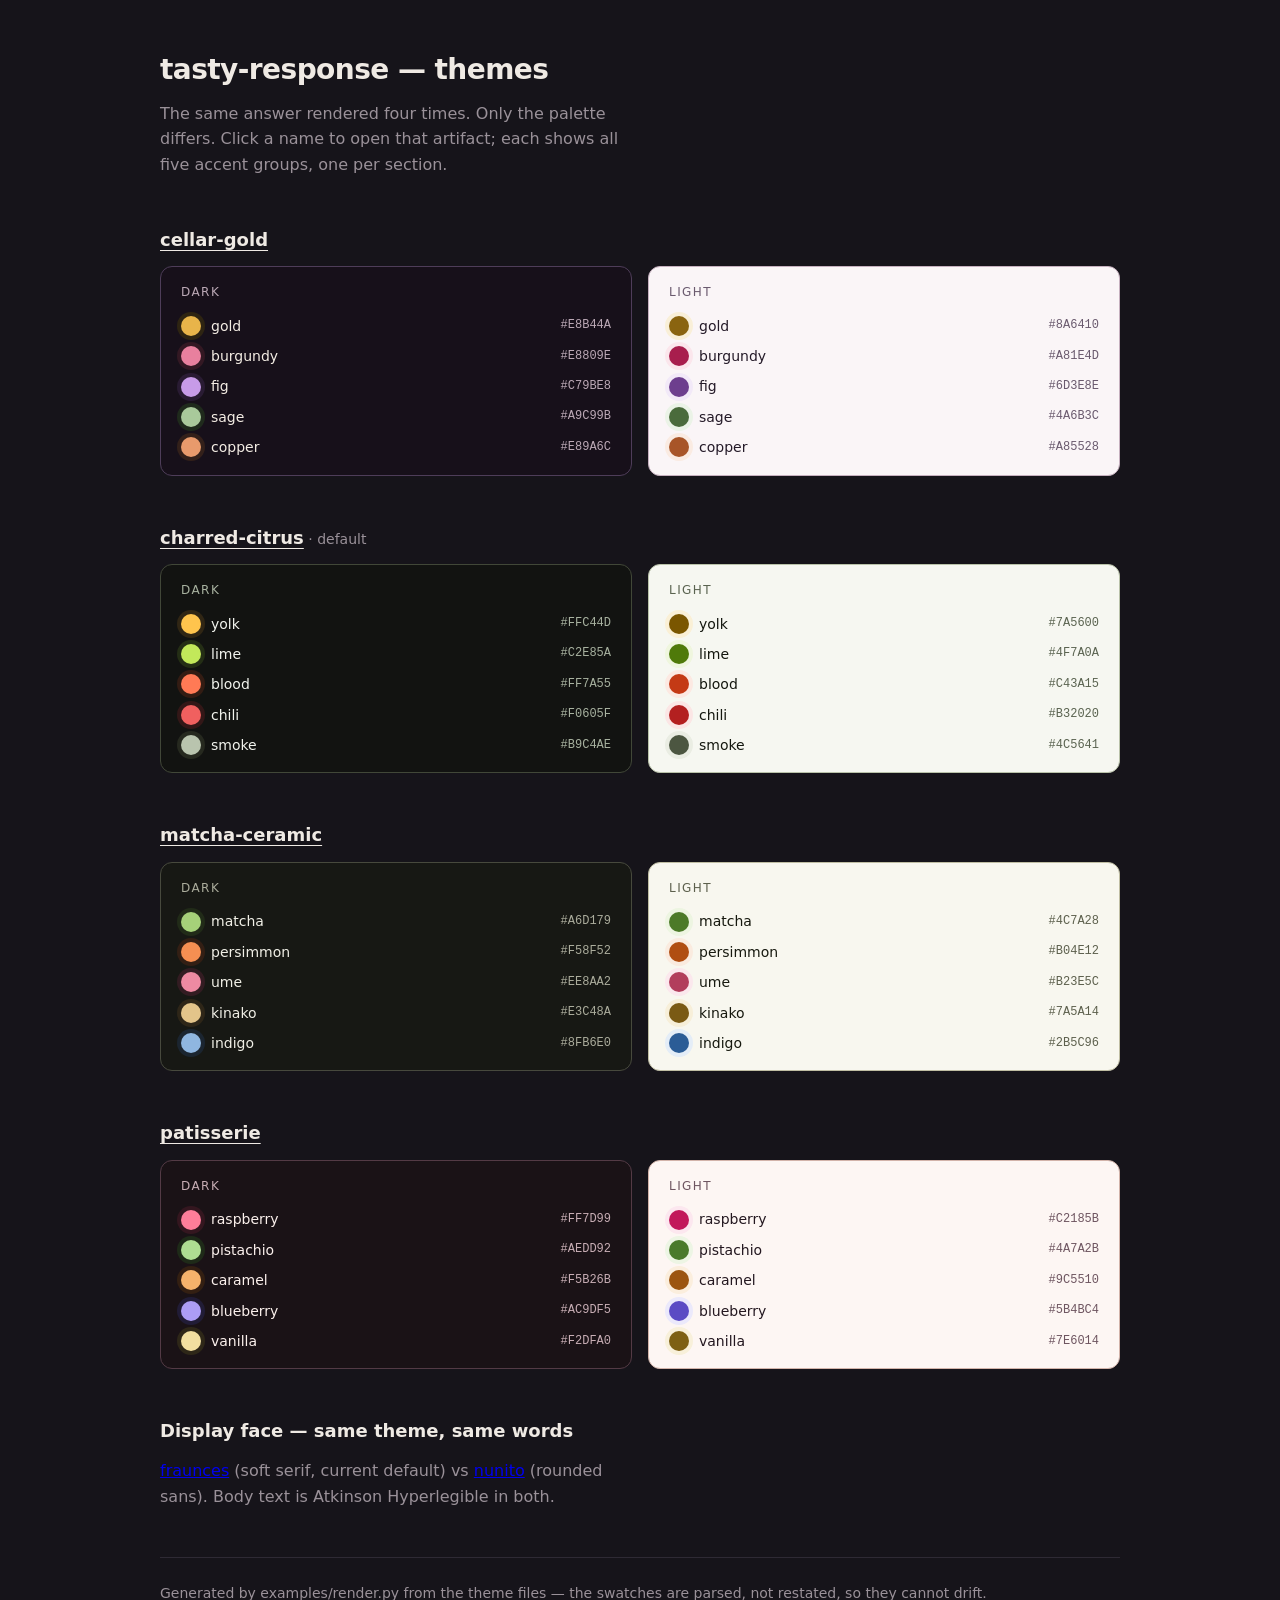
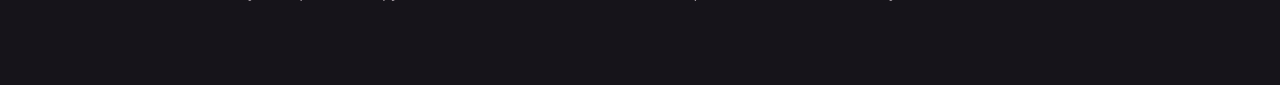
<file: examples/index.html>
<!doctype html>
<html lang="en">
<head>
<meta charset="utf-8">
<meta name="viewport" content="width=device-width, initial-scale=1">
<meta name="color-scheme" content="dark light">
<title>tasty-response themes</title>
<style>
  :root { --page: #16141A; --ink: #EFEAE4; --dim: #9A9199; --edge: #2E2A34; }
  * { box-sizing: border-box; }
  body { margin: 0; background: var(--page); color: var(--ink);
    font: 16px/1.6 system-ui, -apple-system, "Segoe UI", Roboto, sans-serif;
    padding: 3rem 1.5rem 5rem; }
  .wrap { max-width: 60rem; margin: 0 auto; }
  h1 { font-size: 1.75rem; letter-spacing: -.02em; margin: 0 0 .5rem; }
  .sub { color: var(--dim); margin: 0 0 3rem; max-width: 46ch; }
  .theme { margin-bottom: 3rem; }
  .theme h2 { font-size: 1.125rem; margin: 0 0 .75rem; font-weight: 600; }
  .theme h2 a { color: var(--ink); text-underline-offset: 4px; }
  .tag { color: var(--dim); font-weight: 400; font-size: .875rem; }
  .modes { display: grid; gap: 1rem; grid-template-columns: repeat(auto-fit, minmax(17rem, 1fr)); }
  .mode { background: var(--bg); color: var(--fg); border: 1px solid var(--line);
    border-radius: 12px; padding: 1rem 1.25rem; }
  .mode-name { font-size: .75rem; letter-spacing: .12em; text-transform: uppercase;
    color: var(--muted); margin: 0 0 .75rem; }
  .chips { list-style: none; margin: 0; padding: 0; display: grid; gap: .5rem; }
  .chips li { display: grid; grid-template-columns: 1.25rem 1fr auto;
    align-items: center; gap: .625rem; font-size: .875rem; }
  .chip { width: 1.25rem; height: 1.25rem; border-radius: 50%;
    background: var(--c); box-shadow: 0 0 0 4px var(--t); }
  .chips code { font-size: .75rem; color: var(--muted);
    font-family: ui-monospace, Consolas, monospace; }
  footer { color: var(--dim); font-size: .875rem; margin-top: 3rem;
    border-top: 1px solid var(--edge); padding-top: 1.5rem; }
</style>
</head>
<body>
<div class="wrap">
  <h1>tasty-response &mdash; themes</h1>
  <p class="sub">The same answer rendered four times. Only the palette differs.
  Click a name to open that artifact; each shows all five accent groups, one
  per section.</p>
  <section class="theme"><h2><a href="cellar-gold.html">cellar-gold</a><span class="tag"></span></h2><div class="modes"><div class="mode" style="--bg:#17101A;--fg:#F4EDE4;--muted:#BCA9B6;--line:#4E3D59"><p class="mode-name">dark</p><ul class="chips"><li style="--c:#E8B44A;--t:#2E2412"><span class="chip"></span>gold<code>#E8B44A</code></li><li style="--c:#E8809E;--t:#331823"><span class="chip"></span>burgundy<code>#E8809E</code></li><li style="--c:#C79BE8;--t:#291B33"><span class="chip"></span>fig<code>#C79BE8</code></li><li style="--c:#A9C99B;--t:#1F2A1C"><span class="chip"></span>sage<code>#A9C99B</code></li><li style="--c:#E89A6C;--t:#33201A"><span class="chip"></span>copper<code>#E89A6C</code></li></ul></div><div class="mode" style="--bg:#FAF5F7;--fg:#241A28;--muted:#6A5A6E;--line:#C6B0BF"><p class="mode-name">light</p><ul class="chips"><li style="--c:#8A6410;--t:#F9EFD8"><span class="chip"></span>gold<code>#8A6410</code></li><li style="--c:#A81E4D;--t:#FBE6EC"><span class="chip"></span>burgundy<code>#A81E4D</code></li><li style="--c:#6D3E8E;--t:#F2E9F8"><span class="chip"></span>fig<code>#6D3E8E</code></li><li style="--c:#4A6B3C;--t:#EBF3E7"><span class="chip"></span>sage<code>#4A6B3C</code></li><li style="--c:#A85528;--t:#FAEBE2"><span class="chip"></span>copper<code>#A85528</code></li></ul></div></div></section>
<section class="theme"><h2><a href="charred-citrus.html">charred-citrus</a><span class="tag"> &middot; default</span></h2><div class="modes"><div class="mode" style="--bg:#121311;--fg:#F2F4EE;--muted:#A8B2A0;--line:#414738"><p class="mode-name">dark</p><ul class="chips"><li style="--c:#FFC44D;--t:#302614"><span class="chip"></span>yolk<code>#FFC44D</code></li><li style="--c:#C2E85A;--t:#242E15"><span class="chip"></span>lime<code>#C2E85A</code></li><li style="--c:#FF7A55;--t:#331C13"><span class="chip"></span>blood<code>#FF7A55</code></li><li style="--c:#F0605F;--t:#331717"><span class="chip"></span>chili<code>#F0605F</code></li><li style="--c:#B9C4AE;--t:#26291F"><span class="chip"></span>smoke<code>#B9C4AE</code></li></ul></div><div class="mode" style="--bg:#F6F7F1;--fg:#14170F;--muted:#5A6350;--line:#B9C2A9"><p class="mode-name">light</p><ul class="chips"><li style="--c:#7A5600;--t:#FAF0D6"><span class="chip"></span>yolk<code>#7A5600</code></li><li style="--c:#4F7A0A;--t:#EFF6DE"><span class="chip"></span>lime<code>#4F7A0A</code></li><li style="--c:#C43A15;--t:#FCE9E2"><span class="chip"></span>blood<code>#C43A15</code></li><li style="--c:#B32020;--t:#FBE6E5"><span class="chip"></span>chili<code>#B32020</code></li><li style="--c:#4C5641;--t:#EAEDE3"><span class="chip"></span>smoke<code>#4C5641</code></li></ul></div></div></section>
<section class="theme"><h2><a href="matcha-ceramic.html">matcha-ceramic</a><span class="tag"></span></h2><div class="modes"><div class="mode" style="--bg:#171814;--fg:#F0EFE6;--muted:#ABAC9C;--line:#47493D"><p class="mode-name">dark</p><ul class="chips"><li style="--c:#A6D179;--t:#212B18"><span class="chip"></span>matcha<code>#A6D179</code></li><li style="--c:#F58F52;--t:#331F14"><span class="chip"></span>persimmon<code>#F58F52</code></li><li style="--c:#EE8AA2;--t:#331C22"><span class="chip"></span>ume<code>#EE8AA2</code></li><li style="--c:#E3C48A;--t:#2E2618"><span class="chip"></span>kinako<code>#E3C48A</code></li><li style="--c:#8FB6E0;--t:#1B2530"><span class="chip"></span>indigo<code>#8FB6E0</code></li></ul></div><div class="mode" style="--bg:#F8F7EF;--fg:#17190F;--muted:#5D604D;--line:#C0BEA3"><p class="mode-name">light</p><ul class="chips"><li style="--c:#4C7A28;--t:#EDF5E1"><span class="chip"></span>matcha<code>#4C7A28</code></li><li style="--c:#B04E12;--t:#FAEBDF"><span class="chip"></span>persimmon<code>#B04E12</code></li><li style="--c:#B23E5C;--t:#FBE8ED"><span class="chip"></span>ume<code>#B23E5C</code></li><li style="--c:#7A5A14;--t:#F7EFD9"><span class="chip"></span>kinako<code>#7A5A14</code></li><li style="--c:#2B5C96;--t:#E4EDF7"><span class="chip"></span>indigo<code>#2B5C96</code></li></ul></div></div></section>
<section class="theme"><h2><a href="patisserie.html">patisserie</a><span class="tag"></span></h2><div class="modes"><div class="mode" style="--bg:#1A1216;--fg:#FBF0EC;--muted:#C7ADB4;--line:#533A45"><p class="mode-name">dark</p><ul class="chips"><li style="--c:#FF7D99;--t:#34161F"><span class="chip"></span>raspberry<code>#FF7D99</code></li><li style="--c:#AEDD92;--t:#1E2A18"><span class="chip"></span>pistachio<code>#AEDD92</code></li><li style="--c:#F5B26B;--t:#331F12"><span class="chip"></span>caramel<code>#F5B26B</code></li><li style="--c:#AC9DF5;--t:#211C36"><span class="chip"></span>blueberry<code>#AC9DF5</code></li><li style="--c:#F2DFA0;--t:#2E2718"><span class="chip"></span>vanilla<code>#F2DFA0</code></li></ul></div><div class="mode" style="--bg:#FDF6F3;--fg:#241820;--muted:#6E5560;--line:#D2B3A9"><p class="mode-name">light</p><ul class="chips"><li style="--c:#C2185B;--t:#FCE7EF"><span class="chip"></span>raspberry<code>#C2185B</code></li><li style="--c:#4A7A2B;--t:#EDF5E4"><span class="chip"></span>pistachio<code>#4A7A2B</code></li><li style="--c:#9C5510;--t:#FBEEDD"><span class="chip"></span>caramel<code>#9C5510</code></li><li style="--c:#5B4BC4;--t:#EBE9FB"><span class="chip"></span>blueberry<code>#5B4BC4</code></li><li style="--c:#7E6014;--t:#F8F0DA"><span class="chip"></span>vanilla<code>#7E6014</code></li></ul></div></div></section>
  <section class="theme"><h2>Display face &mdash; same theme, same words</h2>
  <p class="sub" style="margin:0">
    <a href="display-fraunces.html">fraunces</a> (soft serif, current default)
    vs <a href="display-nunito.html">nunito</a> (rounded sans).
    Body text is Atkinson Hyperlegible in both.</p></section>

  <footer>Generated by examples/render.py from the theme files &mdash; the
  swatches are parsed, not restated, so they cannot drift.</footer>
</div>
</body>
</html>
</file>
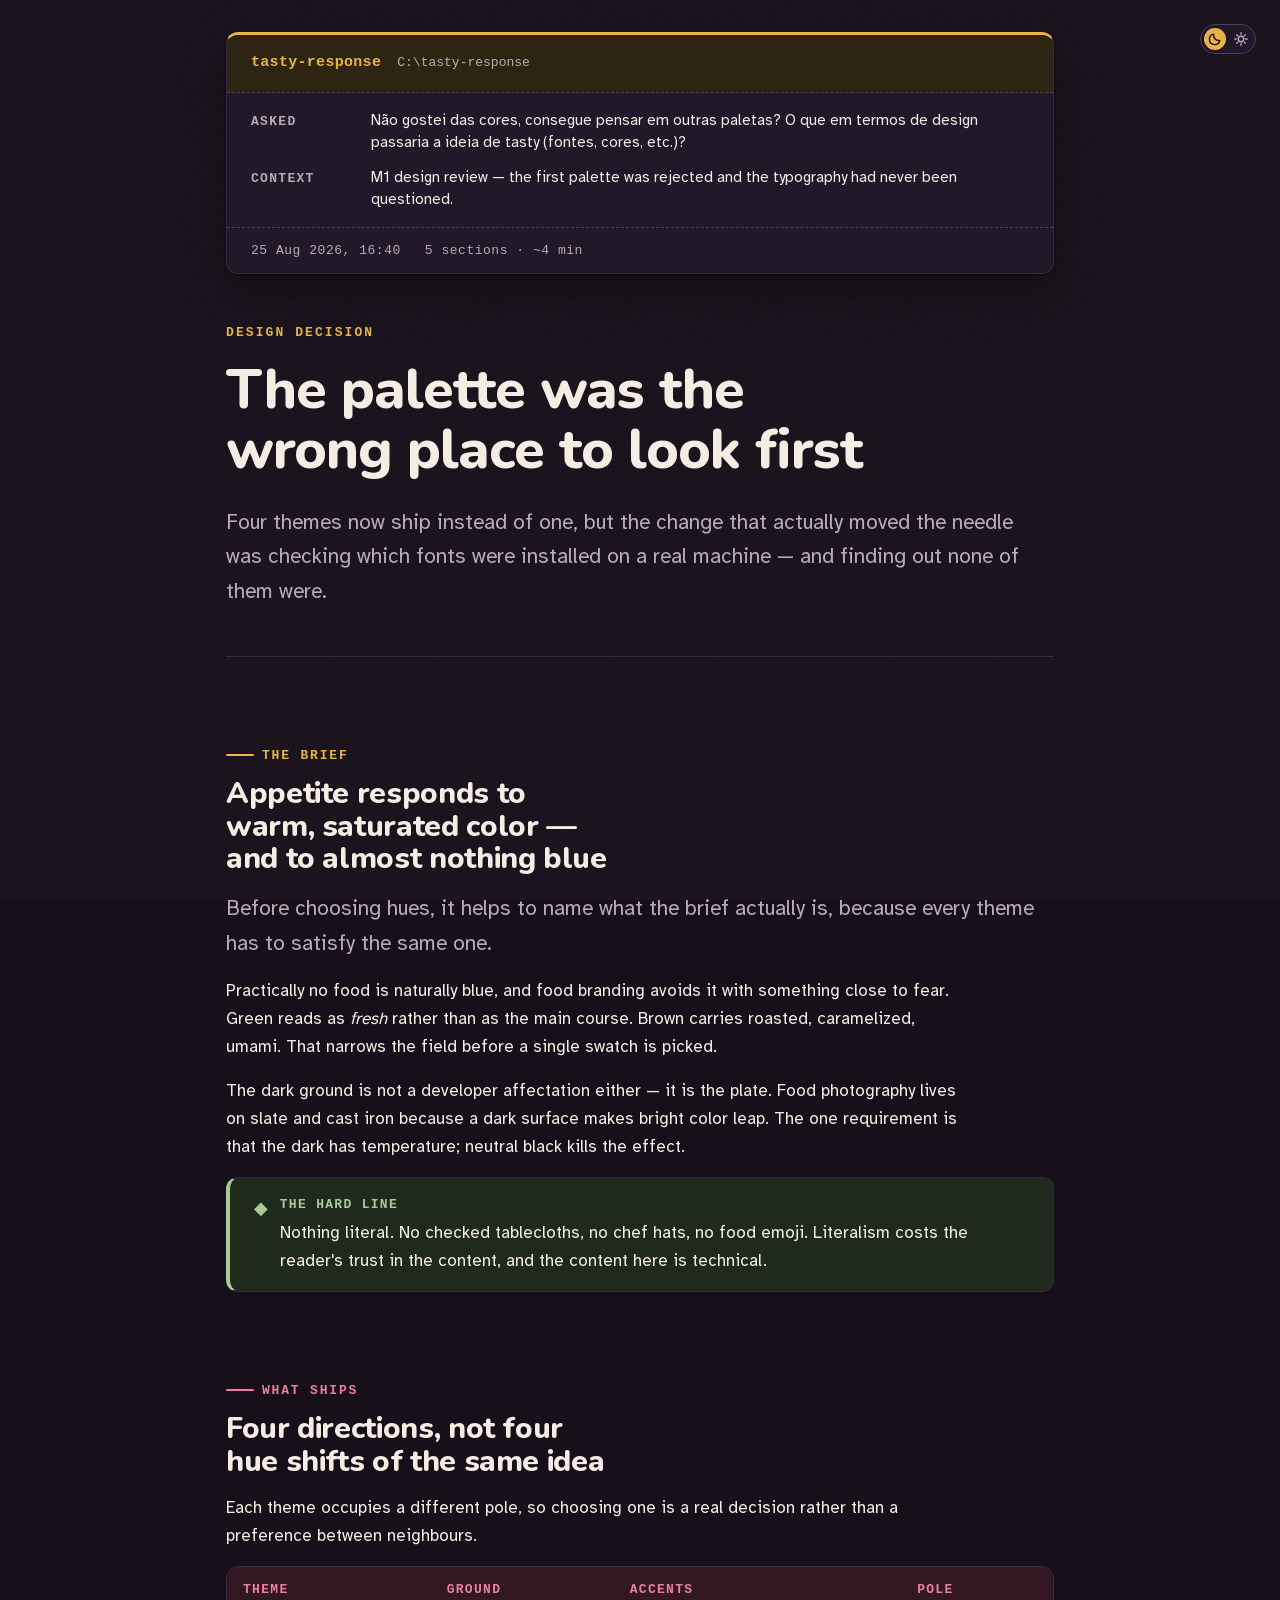
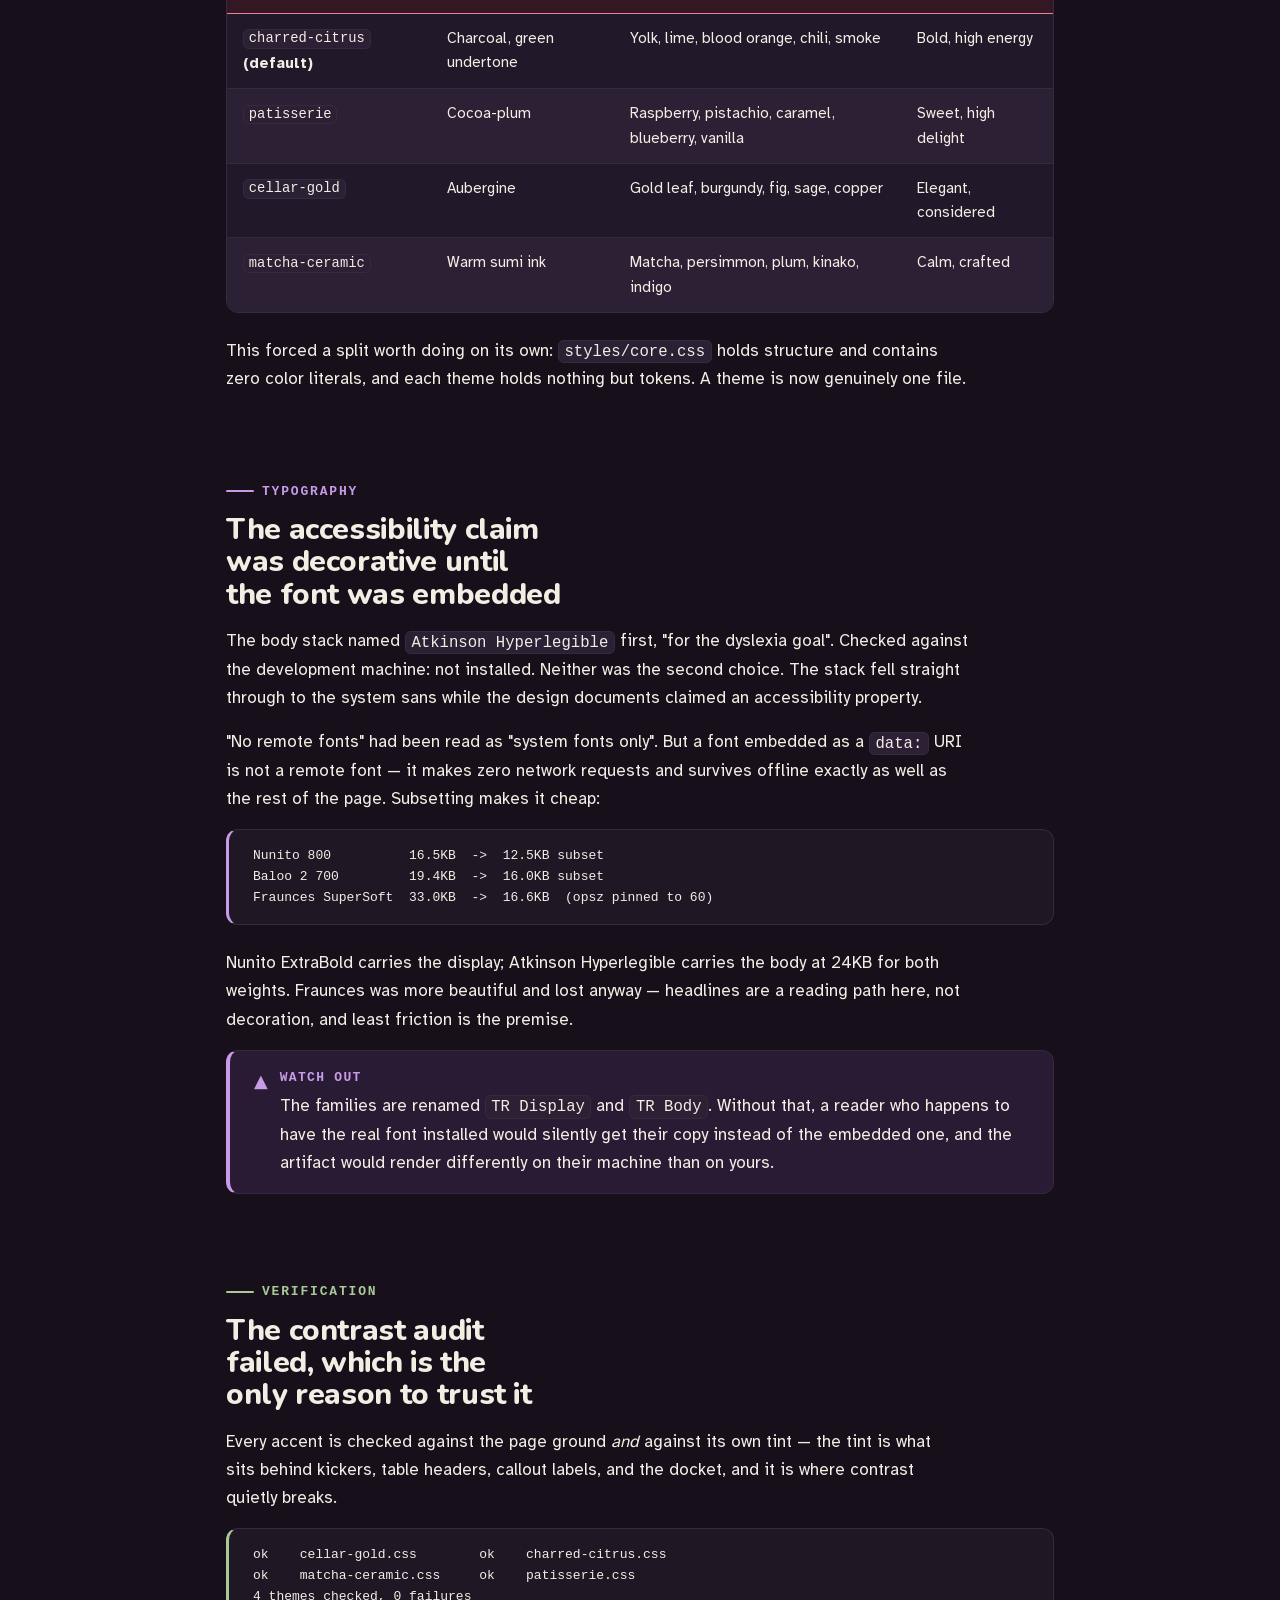
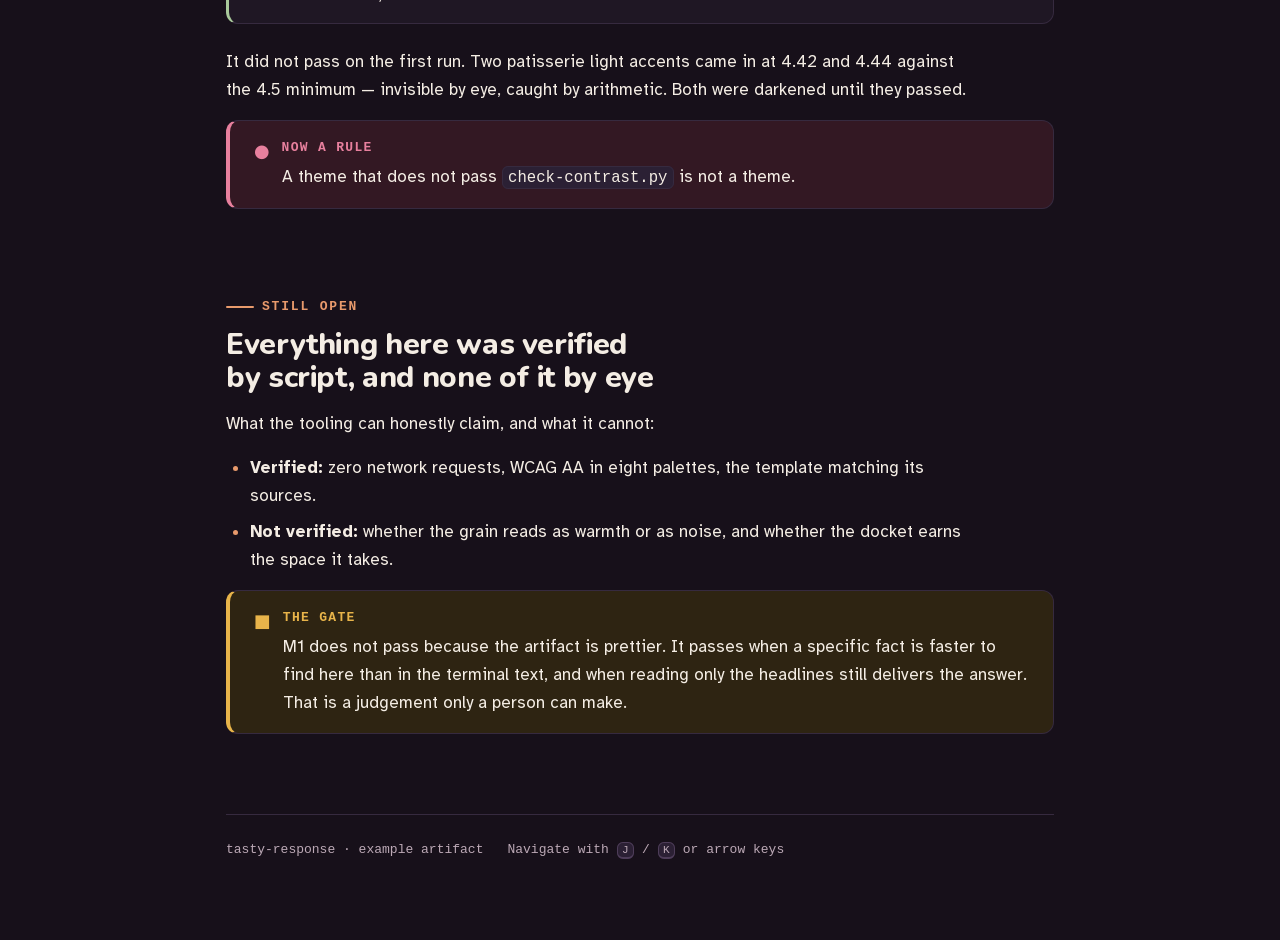
<file: examples/cellar-gold.html>
<!doctype html>
<!--
  tasty-response artifact template.

  Placeholders the generator replaces:

    Embedded Display Face         browser tab name — a short, specific noun phrase
    tasty-response  what identifies this work at a glance
    C:\tasty-response  local path or URL, whichever locates it
    Não gostei das cores, consegue pensar em outras paletas? O que em termos de design passaria a ideia de tasty (fontes, cores, etc.)?         the prompt verbatim if short, a faithful summary if long
    M1 design review — the first palette was rejected and the typography had never been questioned.       one sentence: why this was asked, what was going on
       <li> per attachment, named only — never inlined
    25 Aug 2026, 16:40     when this was generated
    5 sections · ~4 min      section count and estimated read, for orientation
    Design decision       2-4 word category label above the headline
    The palette was the wrong place to look first      the answer's single main claim
    Four themes now ship instead of one, but the change that actually moved the needle was checking which fonts were installed on a real machine — and finding out none of them were.    one sentence that delivers the answer to someone who
                      reads nothing else
    
  <section class="tr-section" data-accent="1">
    <p class="tr-kicker">The brief</p>
    <h2>Appetite responds to warm, saturated color — and to almost nothing blue</h2>
    <p class="tr-lead">Before choosing hues, it helps to name what the brief
    actually is, because every theme has to satisfy the same one.</p>
    <p>Practically no food is naturally blue, and food branding avoids it with
    something close to fear. Green reads as <em>fresh</em> rather than as the
    main course. Brown carries roasted, caramelized, umami. That narrows the
    field before a single swatch is picked.</p>
    <p>The dark ground is not a developer affectation either — it is the
    plate. Food photography lives on slate and cast iron because a dark
    surface makes bright color leap. The one requirement is that the dark has
    temperature; neutral black kills the effect.</p>
    <div class="tr-callout" data-kind="key">
      <span class="tr-callout-icon" aria-hidden="true">◆</span>
      <div>
        <span class="tr-callout-label">The hard line</span>
        <p>Nothing literal. No checked tablecloths, no chef hats, no food
        emoji. Literalism costs the reader's trust in the content, and the
        content here is technical.</p>
      </div>
    </div>
  </section>

  <section class="tr-section" data-accent="2">
    <p class="tr-kicker">What ships</p>
    <h2>Four directions, not four hue shifts of the same idea</h2>
    <p>Each theme occupies a different pole, so choosing one is a real
    decision rather than a preference between neighbours.</p>
    <div class="tr-scroll">
      <table>
        <thead>
          <tr><th>Theme</th><th>Ground</th><th>Accents</th><th>Pole</th></tr>
        </thead>
        <tbody>
          <tr><td><code>charred-citrus</code> <strong>(default)</strong></td><td>Charcoal, green undertone</td>
              <td>Yolk, lime, blood orange, chili, smoke</td><td>Bold, high energy</td></tr>
          <tr><td><code>patisserie</code></td><td>Cocoa-plum</td>
              <td>Raspberry, pistachio, caramel, blueberry, vanilla</td><td>Sweet, high delight</td></tr>
          <tr><td><code>cellar-gold</code></td><td>Aubergine</td>
              <td>Gold leaf, burgundy, fig, sage, copper</td><td>Elegant, considered</td></tr>
          <tr><td><code>matcha-ceramic</code></td><td>Warm sumi ink</td>
              <td>Matcha, persimmon, plum, kinako, indigo</td><td>Calm, crafted</td></tr>
        </tbody>
      </table>
    </div>
    <p>This forced a split worth doing on its own: <code>styles/core.css</code>
    holds structure and contains zero color literals, and each theme holds
    nothing but tokens. A theme is now genuinely one file.</p>
  </section>

  <section class="tr-section" data-accent="3">
    <p class="tr-kicker">Typography</p>
    <h2>The accessibility claim was decorative until the font was embedded</h2>
    <p>The body stack named <code>Atkinson Hyperlegible</code> first, "for the
    dyslexia goal". Checked against the development machine: not installed.
    Neither was the second choice. The stack fell straight through to the
    system sans while the design documents claimed an accessibility
    property.</p>
    <p>"No remote fonts" had been read as "system fonts only". But a font
    embedded as a <code>data:</code> URI is not a remote font — it makes zero
    network requests and survives offline exactly as well as the rest of the
    page. Subsetting makes it cheap:</p>
    <pre>Nunito 800          16.5KB  ->  12.5KB subset
Baloo 2 700         19.4KB  ->  16.0KB subset
Fraunces SuperSoft  33.0KB  ->  16.6KB  (opsz pinned to 60)</pre>
    <p>Nunito ExtraBold carries the display; Atkinson Hyperlegible carries the
    body at 24KB for both weights. Fraunces was more beautiful and lost
    anyway — headlines are a reading path here, not decoration, and least
    friction is the premise.</p>
    <div class="tr-callout" data-kind="warn">
      <span class="tr-callout-icon" aria-hidden="true">▲</span>
      <div>
        <span class="tr-callout-label">Watch out</span>
        <p>The families are renamed <code>TR Display</code> and
        <code>TR Body</code>. Without that, a reader who happens to have the
        real font installed would silently get their copy instead of the
        embedded one, and the artifact would render differently on their
        machine than on yours.</p>
      </div>
    </div>
  </section>

  <section class="tr-section" data-accent="4">
    <p class="tr-kicker">Verification</p>
    <h2>The contrast audit failed, which is the only reason to trust it</h2>
    <p>Every accent is checked against the page ground <em>and</em> against
    its own tint — the tint is what sits behind kickers, table headers,
    callout labels, and the docket, and it is where contrast quietly
    breaks.</p>
    <pre>ok    cellar-gold.css        ok    charred-citrus.css
ok    matcha-ceramic.css     ok    patisserie.css
4 themes checked, 0 failures</pre>
    <p>It did not pass on the first run. Two patisserie light accents came in
    at 4.42 and 4.44 against the 4.5 minimum — invisible by eye, caught by
    arithmetic. Both were darkened until they passed.</p>
    <div class="tr-callout" data-kind="ok">
      <span class="tr-callout-icon" aria-hidden="true">●</span>
      <div>
        <span class="tr-callout-label">Now a rule</span>
        <p>A theme that does not pass <code>check-contrast.py</code> is not a
        theme.</p>
      </div>
    </div>
  </section>

  <section class="tr-section" data-accent="5">
    <p class="tr-kicker">Still open</p>
    <h2>Everything here was verified by script, and none of it by eye</h2>
    <p>What the tooling can honestly claim, and what it cannot:</p>
    <ul>
      <li><strong>Verified:</strong> zero network requests, WCAG AA in eight
      palettes, the template matching its sources.</li>
      <li><strong>Not verified:</strong> whether the grain reads as warmth or
      as noise, and whether the docket earns the space it takes.</li>
    </ul>
    <div class="tr-callout" data-kind="stop">
      <span class="tr-callout-icon" aria-hidden="true">■</span>
      <div>
        <span class="tr-callout-label">The gate</span>
        <p>M1 does not pass because the artifact is prettier. It passes when a
        specific fact is faster to find here than in the terminal text, and
        when reading only the headlines still delivers the answer. That is a
        judgement only a person can make.</p>
      </div>
    </div>
  </section>
      the body — see SKILL.md for the component vocabulary
    tasty-response · example artifact          generator provenance line

  Hard constraints: single file, zero external requests, valid standalone
  document, usable with JavaScript disabled. See docs/design-principles.md.

  This file is ASSEMBLED by build.py from four parts, in order:
    fonts/tr-display.css   the embedded display face (base64 woff2)
    styles/core.css        structure and components, no color literals
    themes/<name>.css      the palette — the only part that varies
    templates/_head.html + _tail.html   this shell

  To switch themes, replace everything between the TR:THEME markers with the
  contents of another themes/*.css. To change anything else, edit the source
  part and re-run build.py — never hand-patch this file.
-->
<html lang="en">
<head>
<meta charset="utf-8">
<meta name="viewport" content="width=device-width, initial-scale=1">
<meta name="color-scheme" content="dark light">
<meta name="generator" content="tasty-response">
<title>Embedded Display Face</title>
<script>
/* Runs before first paint: applies the saved theme and arms motion, so
   neither one flashes. Everything here degrades to the dark default. */
(function () {
  var r = document.documentElement;
  r.setAttribute("data-js", "");   // reveals the theme switch; inert controls stay hidden
  try {
    if (localStorage.getItem("tr-theme") === "light") r.setAttribute("data-theme", "light");
  } catch (e) { /* blocked storage: keep the default */ }
  try {
    if (!window.matchMedia("(prefers-reduced-motion: reduce)").matches) {
      r.setAttribute("data-anim", "");
    }
  } catch (e) { /* no matchMedia: no animation, no harm */ }
})();
</script>
<style>
/* ===== TR:FONT-BODY — from fonts/tr-body.css, do not edit here ===== */
/* tasty-response — embedded body face
 *
 * Atkinson Hyperlegible, weights 400 and 700, subset to Basic Latin +
 * Latin-1 Supplement (full pt-BR coverage) + typographic punctuation.
 *
 * Why embedded rather than named in a font stack: it was named first in the
 * stack and it is installed on almost nobody's machine, which meant the
 * accessibility claim in the docs was decorative. On a stock Windows box the
 * stack fell through to Segoe UI. A promise that depends on the reader having
 * already installed the right font is not a promise (D-014).
 *
 * Designed by the Braille Institute for low-vision readers: letterforms that
 * are commonly confused — I l 1, O 0, b d p q — are deliberately
 * differentiated. That is the property this project needs, and it is the one
 * a generic system sans does not guarantee.
 *
 * About 24KB for both weights. Licensed under SIL OFL 1.1.
 * Copyright 2020 Braille Institute of America, Inc.
 * Full license text: fonts/licenses/AtkinsonHyperlegible-OFL.txt
 *
 * Renamed "TR Body" so a locally installed copy cannot shadow it.
 */
@font-face {
  font-family: "TR Body";
  font-style: normal;
  font-weight: 400;
  font-display: block;
  src: url("[data-uri]") format("woff2");
}
@font-face {
  font-family: "TR Body";
  font-style: normal;
  font-weight: 700;
  font-display: block;
  src: url("[data-uri]") format("woff2");
}

/* ===== TR:FONT-DISPLAY — from fonts/tr-display-nunito.css, do not edit here ===== */
/* tasty-response — display face option: Nunito
 *
 * Nunito ExtraBold, subset to Basic Latin + Latin-1 Supplement + typographic
 * punctuation. About 16KB as base64.
 *
 * A sans alternative to the Fraunces default: rounded terminals carry the
 * confectionery warmth the name asks for, with no serifs and no high stroke
 * contrast. Select it with `build.py --display nunito`.
 *
 * Licensed under SIL OFL 1.1.
 * Copyright 2014 The Nunito Project Authors
 * Full license text: fonts/licenses/Nunito-OFL.txt
 *
 * Renamed "TR Display" so it drops into the same slot as any other option.
 */
@font-face {
  font-family: "TR Display";
  font-style: normal;
  font-weight: 700;
  font-display: block;
  src: url("[data-uri]") format("woff2");
}

/* ===== TR:CORE — from styles/core.css, do not edit here ===== */
/* tasty-response — core styles
 *
 * Structure, components, and the non-color tokens. Palette lives entirely in
 * themes/<name>.css, which is what makes a theme swap a one-file change.
 *
 * Rule: not one color literal below this comment. Every color comes from a
 * token the theme defines. If you need a new color, add a token to all four
 * themes rather than hardcoding it here.
 */

:root {
  /* Type: three roles. Display carries the claims, body carries the read,
     mono carries every label and datum. "TR Display" and "TR Body" are both
     embedded (fonts/); the fallbacks matter only if those blocks are
     stripped. Body legibility is the one that governs reading ergonomics,
     which is why it is embedded rather than wished for — see D-014. */
  --font-display: "TR Display", "Nunito", "Fraunces", Georgia,
                  "Segoe UI Variable Display", system-ui, sans-serif;
  --font: "TR Body", "Atkinson Hyperlegible", "Inter", system-ui,
          -apple-system, "Segoe UI Variable Text", "Segoe UI", Roboto,
          "Helvetica Neue", Arial, sans-serif;
  --font-mono: ui-monospace, "Cascadia Code", "JetBrains Mono", "SF Mono",
               Menlo, Consolas, "Liberation Mono", monospace;

  --t-xs:   0.8125rem;
  --t-sm:   0.9375rem;
  --t-body: 1.0625rem;
  --t-lead: 1.3125rem;
  --t-h3:   1.375rem;
  --t-h2:   1.875rem;
  --t-h1:   clamp(2.25rem, 1.5rem + 3vw, 3.5rem);
  --lh-body: 1.65;
  --lh-tight: 1.08;
  --measure: 68ch;

  --s1: .25rem; --s2: .5rem;  --s3: .75rem; --s4: 1rem;
  --s5: 1.5rem; --s6: 2rem;   --s7: 3rem;   --s8: 5rem;

  --radius: 12px;
  --radius-sm: 6px;

  /* Warmth on a flat dark ground comes from texture, not from more color.
     One inline SVG; the xmlns is a namespace, not a URL the browser fetches.
     Each theme sets --grain-opacity to suit its ground. */
  --grain: url("data:image/svg+xml,%3Csvg xmlns='http://www.w3.org/2000/svg' width='140' height='140'%3E%3Cfilter id='n'%3E%3CfeTurbulence type='fractalNoise' baseFrequency='.85' numOctaves='3' stitchTiles='stitch'/%3E%3C/filter%3E%3Crect width='140' height='140' filter='url(%23n)'/%3E%3C/svg%3E");
}

/* ---------- base ---------- */
* { box-sizing: border-box; }
html { -webkit-text-size-adjust: 100%; scroll-behavior: smooth; }
@media (prefers-reduced-motion: reduce) {
  html { scroll-behavior: auto; }
  *, *::before, *::after {
    animation-duration: .01ms !important;
    transition-duration: .01ms !important;
  }
}
body {
  margin: 0;
  background: var(--bg);
  color: var(--fg);
  font-family: var(--font);
  font-size: var(--t-body);
  line-height: var(--lh-body);
  overflow-x: hidden;
  -webkit-font-smoothing: antialiased;
}
body::before {
  content: "";
  position: fixed; inset: 0; z-index: 0; pointer-events: none;
  background-image: var(--grain);
  opacity: var(--grain-opacity);
}
:focus-visible {
  outline: 3px solid var(--accent-fg);
  outline-offset: 3px;
  border-radius: var(--radius-sm);
}
::selection { background: var(--accent-fg); color: var(--bg); }

.tr-page {
  position: relative; z-index: 1;
  max-width: calc(var(--measure) + var(--s8) + var(--s7));
  margin: 0 auto;
  padding: var(--s6) var(--s5) var(--s8);
}

/* ---------- the docket: signature element ----------
   A kitchen order ticket. It answers "which tab is this?" at a glance —
   project, path, what was asked — which is its entire reason to exist when
   six of these are open. Mono throughout: instrument panel, not prose. */
.tr-docket {
  border: 1px solid var(--border);
  border-top: 3px solid var(--accent-fg);
  border-radius: var(--radius);
  background: var(--surface);
  box-shadow: var(--shadow);
  font-family: var(--font-mono);
  font-size: var(--t-xs);
  margin-bottom: var(--s7);
  overflow: hidden;
}
.tr-docket-id {
  display: flex; flex-wrap: wrap; align-items: baseline;
  gap: var(--s2) var(--s4);
  padding: var(--s4) var(--s5);
  background: var(--accent-tint);
  border-bottom: 1px dashed var(--border-strong);
}
.tr-docket-project {
  font-weight: 700; font-size: var(--t-sm);
  letter-spacing: .02em; color: var(--accent-fg);
}
.tr-docket-path { color: var(--fg-muted); word-break: break-all; font-size: var(--t-xs); }
.tr-docket-fields { margin: 0; padding: var(--s4) var(--s5); display: grid; gap: var(--s3); }
.tr-docket-fields > div {
  display: grid; grid-template-columns: 6.5rem 1fr; gap: var(--s4);
  align-items: baseline;
}
.tr-docket-fields dt {
  font-size: var(--t-xs); font-weight: 700; letter-spacing: .1em;
  text-transform: uppercase; color: var(--fg-muted);
}
.tr-docket-fields dd {
  margin: 0; color: var(--fg); font-family: var(--font);
  font-size: var(--t-sm); line-height: 1.5;
}
.tr-docket-attachments { list-style: none; margin: 0; padding: 0; }
.tr-docket-attachments li {
  display: inline-block; margin: 0 var(--s2) var(--s1) 0;
  font-family: var(--font-mono); font-size: var(--t-xs);
  color: var(--fg-muted);
  border: 1px solid var(--border-strong); border-radius: var(--radius-sm);
  padding: .1em .45em;
}
.tr-docket-foot {
  display: flex; flex-wrap: wrap; gap: var(--s2) var(--s5);
  padding: var(--s3) var(--s5);
  border-top: 1px dashed var(--border-strong);
  color: var(--fg-muted); letter-spacing: .04em;
}

/* ---------- header ---------- */
.tr-head { padding-bottom: var(--s7); border-bottom: 1px solid var(--border); }
.tr-eyebrow {
  font-family: var(--font-mono); font-size: var(--t-xs); font-weight: 700;
  letter-spacing: .16em; text-transform: uppercase;
  color: var(--accent-fg); margin: 0 0 var(--s4);
}
.tr-head h1 {
  font-family: var(--font-display); font-weight: 700;
  font-size: var(--t-h1); line-height: var(--lh-tight);
  letter-spacing: -.018em; margin: 0 0 var(--s5);
  max-width: 20ch; text-wrap: balance;
}
.tr-standfirst {
  font-size: var(--t-lead); color: var(--fg-muted);
  margin: 0; max-width: var(--measure); text-wrap: pretty;
}

/* ---------- sections: the chunking unit ----------
   The gap BETWEEN sections is larger than any gap within one. That
   difference is what makes chunks read as chunks; if it flattens, the page
   becomes a styled wall. */
.tr-section { margin-top: var(--s8); scroll-margin-top: var(--s5); }
.tr-section[data-accent="1"] { --accent-fg: var(--a1-fg); --accent-tint: var(--a1-tint); }
.tr-section[data-accent="2"] { --accent-fg: var(--a2-fg); --accent-tint: var(--a2-tint); }
.tr-section[data-accent="3"] { --accent-fg: var(--a3-fg); --accent-tint: var(--a3-tint); }
.tr-section[data-accent="4"] { --accent-fg: var(--a4-fg); --accent-tint: var(--a4-tint); }
.tr-section[data-accent="5"] { --accent-fg: var(--a5-fg); --accent-tint: var(--a5-tint); }

.tr-kicker {
  display: inline-flex; align-items: center; gap: var(--s2);
  font-family: var(--font-mono); font-size: var(--t-xs); font-weight: 700;
  letter-spacing: .14em; text-transform: uppercase; color: var(--accent-fg);
  margin: 0 0 var(--s3);
}
.tr-kicker::before {
  content: ""; width: 1.75rem; height: 2px;
  background: var(--accent-fg); border-radius: 2px;
}
/* Headline = the claim. A headline-only scan must deliver the answer. */
.tr-section > h2 {
  font-family: var(--font-display); font-weight: 700;
  font-size: var(--t-h2); line-height: var(--lh-tight);
  letter-spacing: -.012em; margin: 0 0 var(--s4);
  max-width: 24ch; text-wrap: balance;
}
.tr-section h3 {
  font-family: var(--font-display); font-weight: 700;
  font-size: var(--t-h3); line-height: 1.2;
  margin: var(--s6) 0 var(--s3);
}
p { margin: 0 0 var(--s4); max-width: var(--measure); text-wrap: pretty; }
.tr-lead { font-size: var(--t-lead); color: var(--fg-muted); }
strong { font-weight: 700; color: var(--fg); }
a { color: var(--accent-fg); text-underline-offset: 3px; text-decoration-thickness: 1px; }

ul, ol { margin: 0 0 var(--s4); padding-left: var(--s5); max-width: var(--measure); }
li { margin-bottom: var(--s2); }
li::marker { color: var(--accent-fg); font-weight: 700; }

/* ---------- callouts: meaning never carried by color alone ---------- */
.tr-callout {
  display: grid; grid-template-columns: auto 1fr; gap: var(--s3);
  background: var(--accent-tint);
  border: 1px solid var(--border); border-left: 4px solid var(--accent-fg);
  border-radius: var(--radius); padding: var(--s4) var(--s5);
  margin: 0 0 var(--s5);
}
.tr-callout-icon { font-size: 1.05em; line-height: var(--lh-body); color: var(--accent-fg); }
.tr-callout > div > :last-child { margin-bottom: 0; }
.tr-callout-label {
  display: block; font-family: var(--font-mono);
  font-size: var(--t-xs); font-weight: 700; letter-spacing: .1em;
  text-transform: uppercase; color: var(--accent-fg); margin-bottom: var(--s1);
}
.tr-callout[data-kind="key"]  { --accent-fg: var(--a4-fg); --accent-tint: var(--a4-tint); }
.tr-callout[data-kind="warn"] { --accent-fg: var(--a3-fg); --accent-tint: var(--a3-tint); }
.tr-callout[data-kind="stop"] { --accent-fg: var(--a1-fg); --accent-tint: var(--a1-tint); }
.tr-callout[data-kind="ok"]   { --accent-fg: var(--a2-fg); --accent-tint: var(--a2-tint); }

/* ---------- wide content scrolls inside itself, never the page ---------- */
.tr-scroll {
  overflow-x: auto; margin: 0 0 var(--s5);
  border: 1px solid var(--border); border-radius: var(--radius);
  background: var(--surface);
}
table { border-collapse: collapse; width: 100%; font-size: var(--t-sm); }
caption {
  text-align: left; color: var(--fg-muted);
  font-size: var(--t-xs); padding: var(--s3) var(--s4) 0;
}
th, td {
  text-align: left; padding: var(--s3) var(--s4);
  border-bottom: 1px solid var(--border); vertical-align: top;
}
thead th {
  font-family: var(--font-mono); font-size: var(--t-xs);
  text-transform: uppercase; letter-spacing: .1em;
  color: var(--accent-fg); background: var(--accent-tint);
  border-bottom: 1px solid var(--accent-fg); white-space: nowrap;
}
tbody tr:last-child td { border-bottom: none; }
tbody tr:nth-child(even) { background: var(--surface-2); }

pre {
  background: var(--bg-elevated); border: 1px solid var(--border);
  border-left: 3px solid var(--accent-fg);
  border-radius: var(--radius); padding: var(--s4) var(--s5);
  overflow-x: auto; margin: 0 0 var(--s5);
  font-family: var(--font-mono); font-size: var(--t-xs); line-height: 1.6;
}
code { font-family: var(--font-mono); font-size: .92em; }
:not(pre) > code {
  background: var(--surface-2); border: 1px solid var(--border);
  border-radius: var(--radius-sm); padding: .1em .35em;
}

.tr-card {
  background: var(--surface); border: 1px solid var(--border);
  border-radius: var(--radius); padding: var(--s5);
  margin: 0 0 var(--s5);
}
.tr-card > :last-child { margin-bottom: 0; }
.tr-grid {
  display: grid; gap: var(--s4);
  grid-template-columns: repeat(auto-fit, minmax(15rem, 1fr));
  margin: 0 0 var(--s5);
}
.tr-grid > .tr-card { margin: 0; }

figure { margin: 0 0 var(--s5); }
figcaption {
  font-family: var(--font-mono); font-size: var(--t-xs);
  color: var(--fg-muted); margin-top: var(--s2);
}
svg { max-width: 100%; height: auto; }

/* ---------- footer ---------- */
.tr-foot {
  margin-top: var(--s8); padding-top: var(--s5);
  border-top: 1px solid var(--border);
  font-family: var(--font-mono); font-size: var(--t-xs);
  color: var(--fg-muted);
  display: flex; flex-wrap: wrap; gap: var(--s2) var(--s5);
}
kbd {
  font-family: var(--font-mono); font-size: .85em;
  background: var(--surface-2); border: 1px solid var(--border-strong);
  border-bottom-width: 2px; border-radius: var(--radius-sm); padding: .1em .4em;
}

/* ---------- motion: one orchestrated reveal, armed from the head script ----
   [data-anim] is set only when motion is allowed. With JS off or reduced
   motion on, none of this applies and the page is fully visible. */
:root[data-anim] .tr-section {
  transition: opacity .55s cubic-bezier(.22,.61,.36,1),
              transform .55s cubic-bezier(.22,.61,.36,1);
}
:root[data-anim] .tr-section:not(.is-in) { opacity: 0; transform: translateY(14px); }
:root[data-anim] .tr-docket { animation: tr-rise .5s cubic-bezier(.22,.61,.36,1) both; }
:root[data-anim] .tr-head h1 { animation: tr-rise .5s cubic-bezier(.22,.61,.36,1) .06s both; }
:root[data-anim] .tr-standfirst { animation: tr-rise .5s cubic-bezier(.22,.61,.36,1) .12s both; }
@keyframes tr-rise { from { opacity: 0; transform: translateY(14px); } to { opacity: 1; transform: none; } }

@media (max-width: 40rem) {
  .tr-page { padding: var(--s4) var(--s4) var(--s7); }
  .tr-section { margin-top: var(--s7); }
  .tr-docket-fields > div { grid-template-columns: 1fr; gap: var(--s1); }
  .tr-head h1, .tr-section > h2 { max-width: none; }
}
@media print {
  body::before, .tr-toggle { display: none; }
  .tr-section { break-inside: avoid; }
  .tr-foot { display: none; }
}

/* ===== TR:THEME cellar-gold — from themes/cellar-gold.css ===== */
/* tasty-response theme: cellar-gold
 *
 * Cellar & Gold — wine list, tasting menu. Aubergine ground, gold leaf.
 * The elegance pole: the palette furthest from developer tooling.
 *
 * Colors only. Structure lives in styles/core.css. Dark is the default
 * (D-009); the light block applies when the reader toggles it.
 */

:root {
  --bg:            #17101A;
  --bg-elevated:   #1F1724;
  --surface:       #211829;
  --surface-2:     #2B2034;
  --fg:            #F4EDE4;
  --fg-muted:      #BCA9B6;
  --border:        #362A3F;
  --border-strong: #4E3D59;
  --shadow: 0 1px 2px rgba(0,0,0,.5), 0 16px 48px rgba(0,0,0,.35);

  --a1-fg: #E8B44A;  --a1-tint: #2E2412;   /* gold */
  --a2-fg: #E8809E;  --a2-tint: #331823;   /* burgundy */
  --a3-fg: #C79BE8;  --a3-tint: #291B33;   /* fig */
  --a4-fg: #A9C99B;  --a4-tint: #1F2A1C;   /* sage */
  --a5-fg: #E89A6C;  --a5-tint: #33201A;   /* copper */

  --accent-fg:   var(--a1-fg);
  --accent-tint: var(--a1-tint);
  --grain-opacity: .05;
}

:root[data-theme="light"] {
  --bg:            #FAF5F7;
  --bg-elevated:   #FFFFFF;
  --surface:       #FFFFFF;
  --surface-2:     #F1E8ED;
  --fg:            #241A28;
  --fg-muted:      #6A5A6E;
  --border:        #E6D8E1;
  --border-strong: #C6B0BF;
  --shadow: 0 1px 2px rgba(40,25,30,.06), 0 16px 40px rgba(40,25,30,.07);

  --a1-fg: #8A6410;  --a1-tint: #F9EFD8;   /* gold */
  --a2-fg: #A81E4D;  --a2-tint: #FBE6EC;   /* burgundy */
  --a3-fg: #6D3E8E;  --a3-tint: #F2E9F8;   /* fig */
  --a4-fg: #4A6B3C;  --a4-tint: #EBF3E7;   /* sage */
  --a5-fg: #A85528;  --a5-tint: #FAEBE2;   /* copper */

  --accent-fg:   var(--a1-fg);
  --accent-tint: var(--a1-tint);
  --grain-opacity: .028;
}
/* ===== TR:THEME END ===== */
/* ---------- template chrome (not part of the theme) ----------
   A switch, not a button: the knob's position states which mode is on
   without the reader having to interpret a word. Hidden entirely when
   JavaScript is off, because an inert control is worse than no control. */
.tr-toggle { display: none; }
:root[data-js] .tr-toggle {
  position: fixed; top: var(--s4); right: var(--s4); z-index: 20;
  display: inline-flex; align-items: center;
  background: none; border: 0; padding: var(--s2); cursor: pointer;
  border-radius: 999px;
}
.tr-toggle-track {
  position: relative; display: block;
  width: 3.5rem; height: 1.875rem;
  background: var(--surface); border: 1px solid var(--border-strong);
  border-radius: 999px;
  transition: border-color .2s ease;
}
.tr-toggle:hover .tr-toggle-track { border-color: var(--accent-fg); }
.tr-toggle-icon {
  position: absolute; top: 50%; width: .875rem; height: .875rem;
  transform: translateY(-50%); color: var(--fg-muted);
  transition: color .25s ease;
}
.tr-toggle-icon-moon { left: .4375rem; }
.tr-toggle-icon-sun  { right: .4375rem; }
.tr-toggle-knob {
  position: absolute; top: 50%; left: .1875rem;
  width: 1.375rem; height: 1.375rem; border-radius: 50%;
  background: var(--accent-fg);
  transform: translateY(-50%);
  transition: transform .28s cubic-bezier(.22,.61,.36,1);
}
/* Dark: knob rests over the moon. Light: it slides to the sun. */
:root[data-theme="light"] .tr-toggle-knob { transform: translateY(-50%) translateX(1.625rem); }
:root:not([data-theme="light"]) .tr-toggle-icon-moon { color: var(--bg); }
:root[data-theme="light"] .tr-toggle-icon-sun { color: var(--bg); }
.tr-skip {
  position: absolute; left: -9999px;
  background: var(--surface); color: var(--fg);
  padding: var(--s3) var(--s4); border-radius: var(--radius-sm); z-index: 30;
}
.tr-skip:focus { left: var(--s4); top: var(--s4); position: fixed; }
</style>
</head>
<body>

<a class="tr-skip" href="#tr-answer">Skip to the answer</a>

<button class="tr-toggle" type="button" role="switch" aria-checked="false"
        aria-label="Light theme" data-tr-toggle>
  <span class="tr-toggle-track">
    <span class="tr-toggle-knob"></span>
    <svg class="tr-toggle-icon tr-toggle-icon-moon" viewBox="0 0 16 16" fill="none"
         stroke="currentColor" stroke-width="1.6" aria-hidden="true">
      <path d="M13.5 9.6A6 6 0 0 1 6.4 2.5a6 6 0 1 0 7.1 7.1Z" stroke-linejoin="round"/>
    </svg>
    <svg class="tr-toggle-icon tr-toggle-icon-sun" viewBox="0 0 16 16" fill="none"
         stroke="currentColor" stroke-width="1.6" aria-hidden="true">
      <circle cx="8" cy="8" r="3.1"/>
      <path d="M8 .9v1.7M8 13.4v1.7M.9 8h1.7M13.4 8h1.7M3 3l1.2 1.2M11.8 11.8 13 13M13 3l-1.2 1.2M4.2 11.8 3 13"
            stroke-linecap="round"/>
    </svg>
  </span>
</button>

<main class="tr-page">

  <!-- The docket. Identifies this tab among six open ones: what project,
       where it lives, what was asked, why. -->
  <div class="tr-docket">
    <div class="tr-docket-id">
      <span class="tr-docket-project">tasty-response</span>
      <span class="tr-docket-path">C:\tasty-response</span>
    </div>
    <dl class="tr-docket-fields">
      <div>
        <dt>Asked</dt>
        <dd>Não gostei das cores, consegue pensar em outras paletas? O que em termos de design passaria a ideia de tasty (fontes, cores, etc.)?</dd>
      </div>
      <div>
        <dt>Context</dt>
        <dd>M1 design review — the first palette was rejected and the typography had never been questioned.</dd>
      </div>
    </dl>
    <div class="tr-docket-foot">
      <span>25 Aug 2026, 16:40</span>
      <span>5 sections · ~4 min</span>
    </div>
  </div>

  <header class="tr-head" id="tr-answer">
    <p class="tr-eyebrow">Design decision</p>
    <h1>The palette was the wrong place to look first</h1>
    <p class="tr-standfirst">Four themes now ship instead of one, but the change that actually moved the needle was checking which fonts were installed on a real machine — and finding out none of them were.</p>
  </header>

  
  <section class="tr-section" data-accent="1">
    <p class="tr-kicker">The brief</p>
    <h2>Appetite responds to warm, saturated color — and to almost nothing blue</h2>
    <p class="tr-lead">Before choosing hues, it helps to name what the brief
    actually is, because every theme has to satisfy the same one.</p>
    <p>Practically no food is naturally blue, and food branding avoids it with
    something close to fear. Green reads as <em>fresh</em> rather than as the
    main course. Brown carries roasted, caramelized, umami. That narrows the
    field before a single swatch is picked.</p>
    <p>The dark ground is not a developer affectation either — it is the
    plate. Food photography lives on slate and cast iron because a dark
    surface makes bright color leap. The one requirement is that the dark has
    temperature; neutral black kills the effect.</p>
    <div class="tr-callout" data-kind="key">
      <span class="tr-callout-icon" aria-hidden="true">◆</span>
      <div>
        <span class="tr-callout-label">The hard line</span>
        <p>Nothing literal. No checked tablecloths, no chef hats, no food
        emoji. Literalism costs the reader's trust in the content, and the
        content here is technical.</p>
      </div>
    </div>
  </section>

  <section class="tr-section" data-accent="2">
    <p class="tr-kicker">What ships</p>
    <h2>Four directions, not four hue shifts of the same idea</h2>
    <p>Each theme occupies a different pole, so choosing one is a real
    decision rather than a preference between neighbours.</p>
    <div class="tr-scroll">
      <table>
        <thead>
          <tr><th>Theme</th><th>Ground</th><th>Accents</th><th>Pole</th></tr>
        </thead>
        <tbody>
          <tr><td><code>charred-citrus</code> <strong>(default)</strong></td><td>Charcoal, green undertone</td>
              <td>Yolk, lime, blood orange, chili, smoke</td><td>Bold, high energy</td></tr>
          <tr><td><code>patisserie</code></td><td>Cocoa-plum</td>
              <td>Raspberry, pistachio, caramel, blueberry, vanilla</td><td>Sweet, high delight</td></tr>
          <tr><td><code>cellar-gold</code></td><td>Aubergine</td>
              <td>Gold leaf, burgundy, fig, sage, copper</td><td>Elegant, considered</td></tr>
          <tr><td><code>matcha-ceramic</code></td><td>Warm sumi ink</td>
              <td>Matcha, persimmon, plum, kinako, indigo</td><td>Calm, crafted</td></tr>
        </tbody>
      </table>
    </div>
    <p>This forced a split worth doing on its own: <code>styles/core.css</code>
    holds structure and contains zero color literals, and each theme holds
    nothing but tokens. A theme is now genuinely one file.</p>
  </section>

  <section class="tr-section" data-accent="3">
    <p class="tr-kicker">Typography</p>
    <h2>The accessibility claim was decorative until the font was embedded</h2>
    <p>The body stack named <code>Atkinson Hyperlegible</code> first, "for the
    dyslexia goal". Checked against the development machine: not installed.
    Neither was the second choice. The stack fell straight through to the
    system sans while the design documents claimed an accessibility
    property.</p>
    <p>"No remote fonts" had been read as "system fonts only". But a font
    embedded as a <code>data:</code> URI is not a remote font — it makes zero
    network requests and survives offline exactly as well as the rest of the
    page. Subsetting makes it cheap:</p>
    <pre>Nunito 800          16.5KB  ->  12.5KB subset
Baloo 2 700         19.4KB  ->  16.0KB subset
Fraunces SuperSoft  33.0KB  ->  16.6KB  (opsz pinned to 60)</pre>
    <p>Nunito ExtraBold carries the display; Atkinson Hyperlegible carries the
    body at 24KB for both weights. Fraunces was more beautiful and lost
    anyway — headlines are a reading path here, not decoration, and least
    friction is the premise.</p>
    <div class="tr-callout" data-kind="warn">
      <span class="tr-callout-icon" aria-hidden="true">▲</span>
      <div>
        <span class="tr-callout-label">Watch out</span>
        <p>The families are renamed <code>TR Display</code> and
        <code>TR Body</code>. Without that, a reader who happens to have the
        real font installed would silently get their copy instead of the
        embedded one, and the artifact would render differently on their
        machine than on yours.</p>
      </div>
    </div>
  </section>

  <section class="tr-section" data-accent="4">
    <p class="tr-kicker">Verification</p>
    <h2>The contrast audit failed, which is the only reason to trust it</h2>
    <p>Every accent is checked against the page ground <em>and</em> against
    its own tint — the tint is what sits behind kickers, table headers,
    callout labels, and the docket, and it is where contrast quietly
    breaks.</p>
    <pre>ok    cellar-gold.css        ok    charred-citrus.css
ok    matcha-ceramic.css     ok    patisserie.css
4 themes checked, 0 failures</pre>
    <p>It did not pass on the first run. Two patisserie light accents came in
    at 4.42 and 4.44 against the 4.5 minimum — invisible by eye, caught by
    arithmetic. Both were darkened until they passed.</p>
    <div class="tr-callout" data-kind="ok">
      <span class="tr-callout-icon" aria-hidden="true">●</span>
      <div>
        <span class="tr-callout-label">Now a rule</span>
        <p>A theme that does not pass <code>check-contrast.py</code> is not a
        theme.</p>
      </div>
    </div>
  </section>

  <section class="tr-section" data-accent="5">
    <p class="tr-kicker">Still open</p>
    <h2>Everything here was verified by script, and none of it by eye</h2>
    <p>What the tooling can honestly claim, and what it cannot:</p>
    <ul>
      <li><strong>Verified:</strong> zero network requests, WCAG AA in eight
      palettes, the template matching its sources.</li>
      <li><strong>Not verified:</strong> whether the grain reads as warmth or
      as noise, and whether the docket earns the space it takes.</li>
    </ul>
    <div class="tr-callout" data-kind="stop">
      <span class="tr-callout-icon" aria-hidden="true">■</span>
      <div>
        <span class="tr-callout-label">The gate</span>
        <p>M1 does not pass because the artifact is prettier. It passes when a
        specific fact is faster to find here than in the terminal text, and
        when reading only the headlines still delivers the answer. That is a
        judgement only a person can make.</p>
      </div>
    </div>
  </section>


  <footer class="tr-foot">
    <span>tasty-response · example artifact</span>
    <span>Navigate with <kbd>J</kbd> / <kbd>K</kbd> or arrow keys</span>
  </footer>

</main>

<script>
/* Three behaviors, all optional. The page is complete without any of them
   and nothing here touches the network. */
(function () {
  "use strict";
  var root = document.documentElement;

  // --- theme: dark by default, light on request ----------------------
  var btn = document.querySelector("[data-tr-toggle]");
  function paintToggle() {
    if (!btn) return;
    var light = root.getAttribute("data-theme") === "light";
    // role="switch": the knob shows the state, aria-checked reports it.
    btn.setAttribute("aria-checked", light ? "true" : "false");
  }
  if (btn) {
    btn.addEventListener("click", function () {
      var light = root.getAttribute("data-theme") === "light";
      if (light) root.removeAttribute("data-theme");
      else root.setAttribute("data-theme", "light");
      try { localStorage.setItem("tr-theme", light ? "dark" : "light"); } catch (e) { /* ignore */ }
      paintToggle();
    });
  }
  paintToggle();

  // --- section reveal ------------------------------------------------
  var sections = [].slice.call(document.querySelectorAll(".tr-section"));
  if (!sections.length) return;

  if (root.hasAttribute("data-anim") && "IntersectionObserver" in window) {
    var io = new IntersectionObserver(function (entries) {
      entries.forEach(function (entry) {
        if (entry.isIntersecting) {
          entry.target.classList.add("is-in");
          io.unobserve(entry.target);
        }
      });
    }, { rootMargin: "0px 0px -12% 0px" });
    sections.forEach(function (s) { io.observe(s); });
  } else {
    // No observer: never leave content hidden behind an effect.
    root.removeAttribute("data-anim");
  }

  // --- section navigation --------------------------------------------
  var reduce = window.matchMedia("(prefers-reduced-motion: reduce)").matches;
  var i = -1;
  function go(n) {
    i = Math.max(0, Math.min(sections.length - 1, n));
    sections[i].scrollIntoView({ behavior: reduce ? "auto" : "smooth", block: "start" });
  }
  document.addEventListener("keydown", function (e) {
    if (e.metaKey || e.ctrlKey || e.altKey) return;
    var el = e.target;
    if (el && (el.isContentEditable || /^(INPUT|TEXTAREA|SELECT|BUTTON)$/.test(el.tagName))) return;
    switch (e.key) {
      case "j": case "ArrowDown": go(i + 1); break;
      case "k": case "ArrowUp":   go(i - 1); break;
      case "Home": go(0); break;
      case "End":  go(sections.length - 1); break;
      default: return;
    }
    e.preventDefault();
  });
})();
</script>

</body>
</html>
</file>
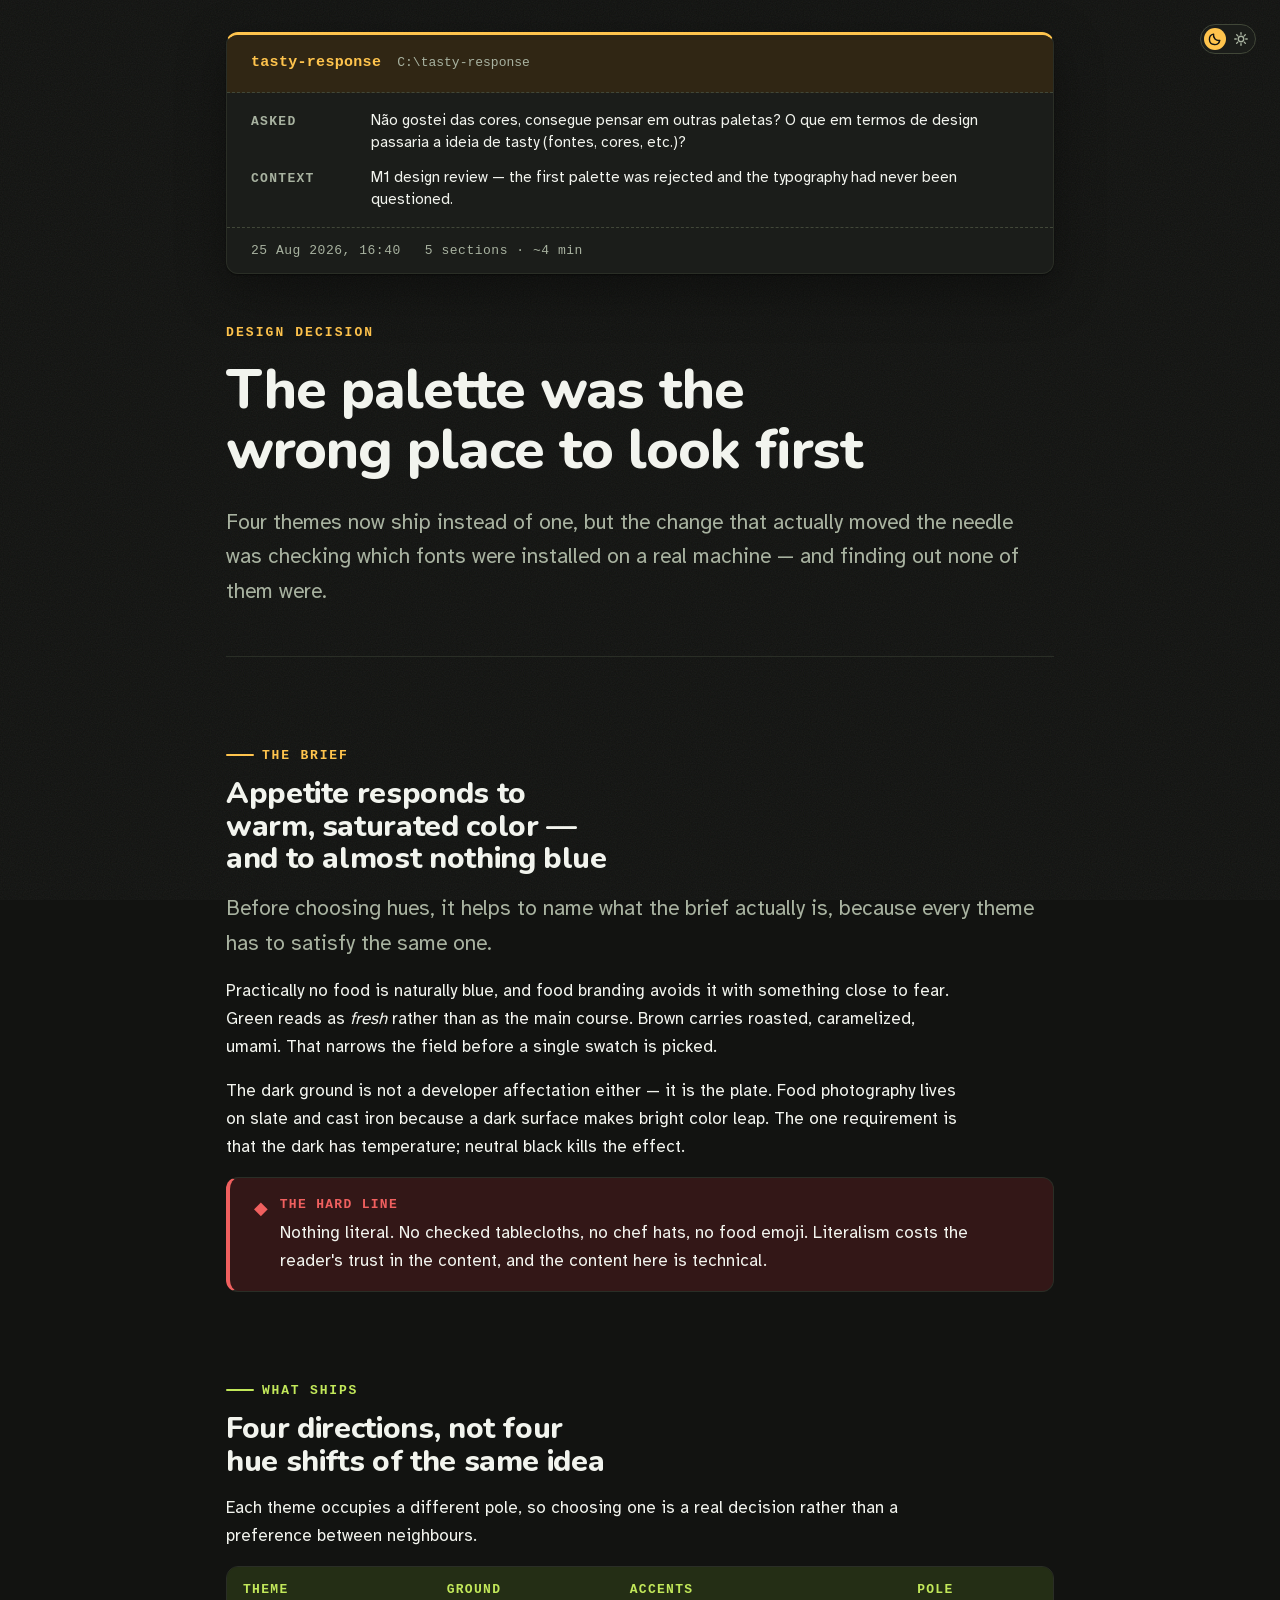
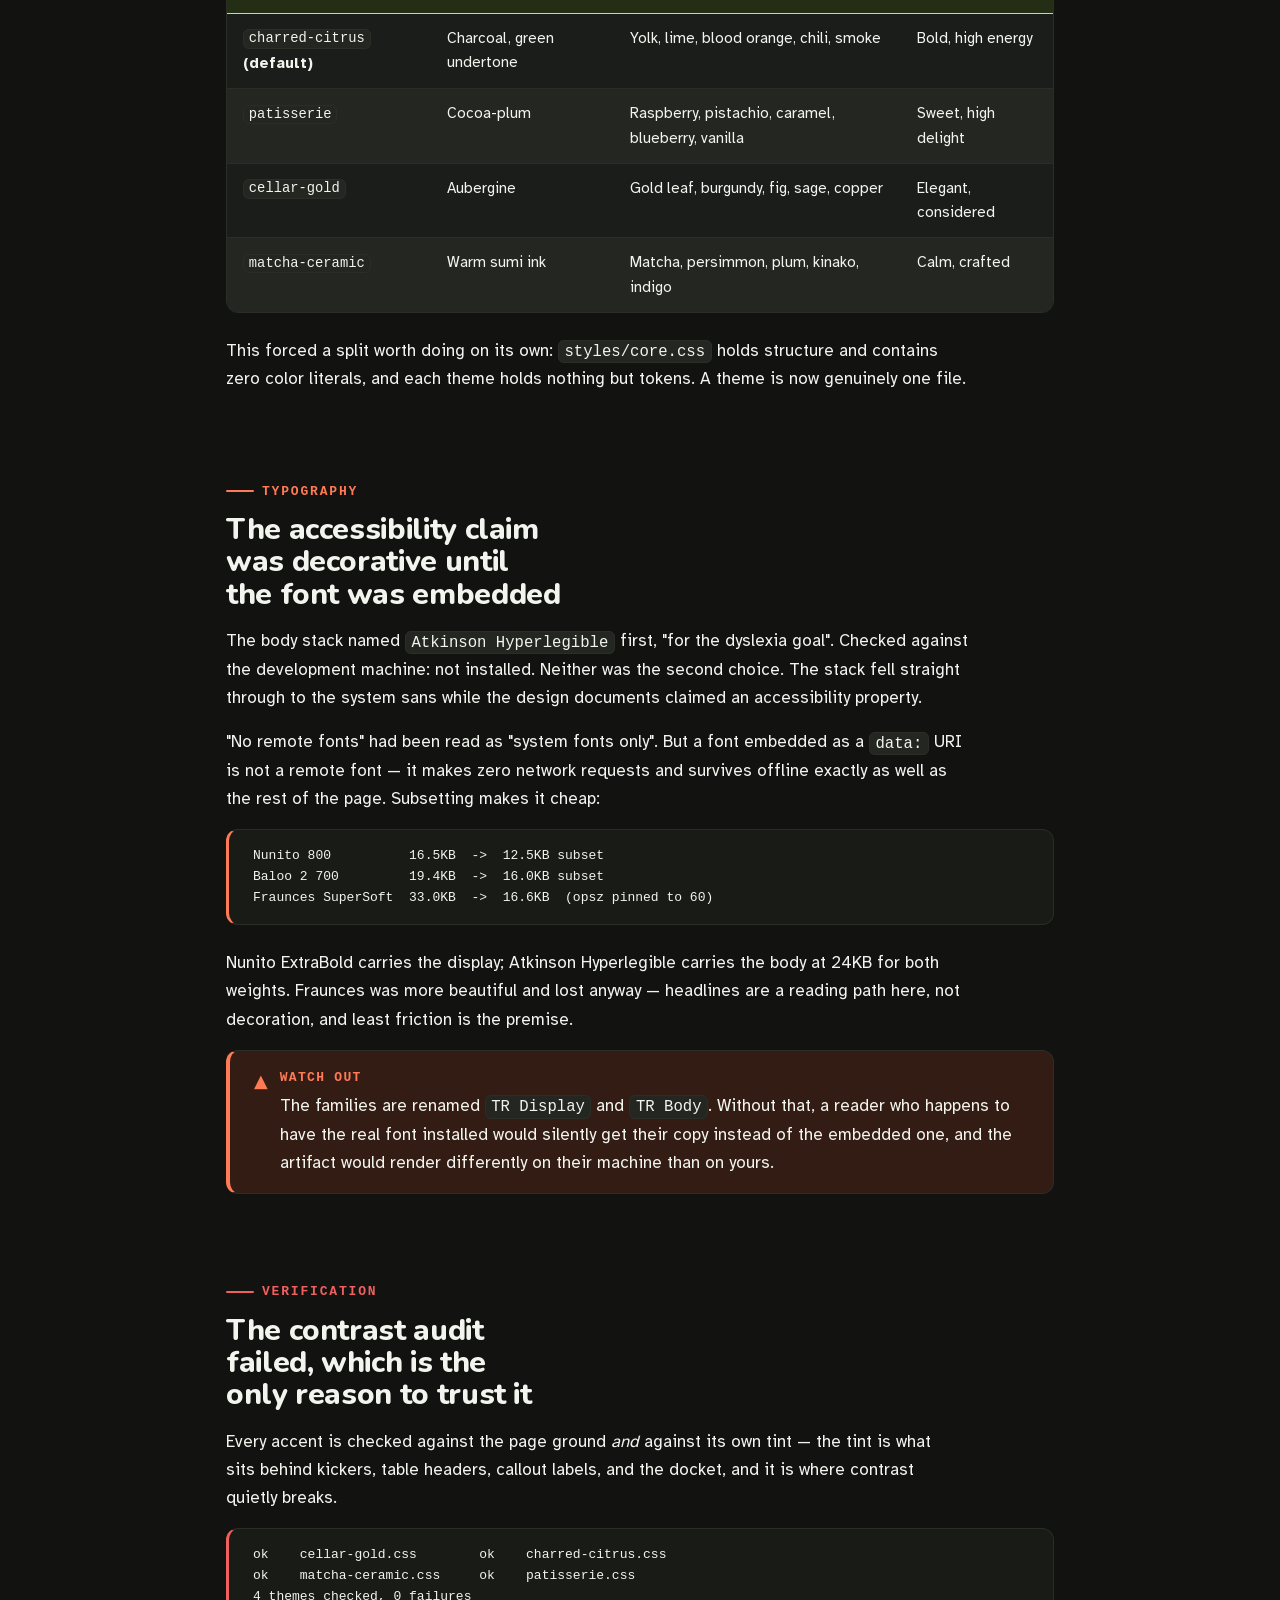
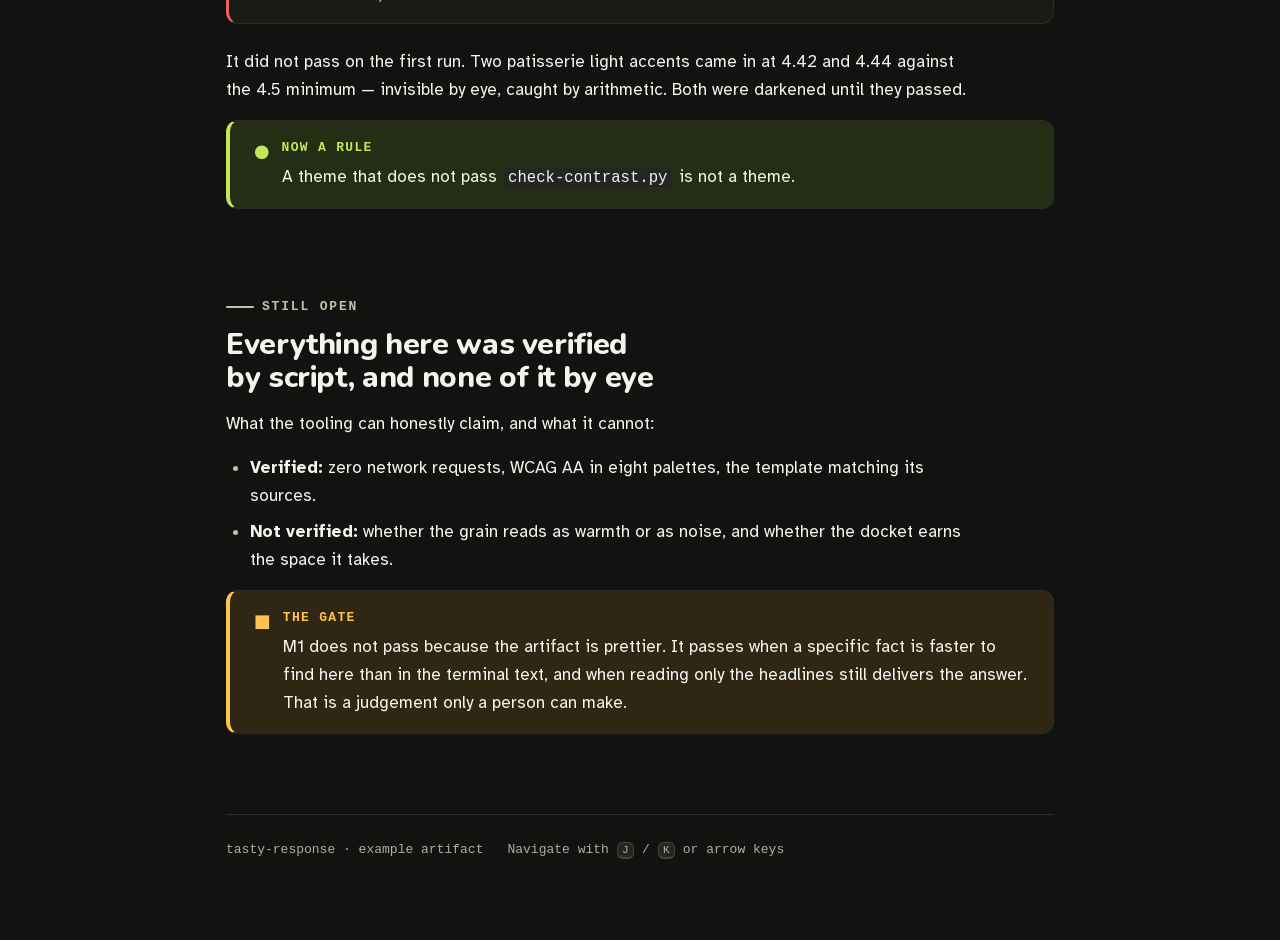
<file: examples/charred-citrus.html>
<!doctype html>
<!--
  tasty-response artifact template.

  Placeholders the generator replaces:

    Embedded Display Face         browser tab name — a short, specific noun phrase
    tasty-response  what identifies this work at a glance
    C:\tasty-response  local path or URL, whichever locates it
    Não gostei das cores, consegue pensar em outras paletas? O que em termos de design passaria a ideia de tasty (fontes, cores, etc.)?         the prompt verbatim if short, a faithful summary if long
    M1 design review — the first palette was rejected and the typography had never been questioned.       one sentence: why this was asked, what was going on
       <li> per attachment, named only — never inlined
    25 Aug 2026, 16:40     when this was generated
    5 sections · ~4 min      section count and estimated read, for orientation
    Design decision       2-4 word category label above the headline
    The palette was the wrong place to look first      the answer's single main claim
    Four themes now ship instead of one, but the change that actually moved the needle was checking which fonts were installed on a real machine — and finding out none of them were.    one sentence that delivers the answer to someone who
                      reads nothing else
    
  <section class="tr-section" data-accent="1">
    <p class="tr-kicker">The brief</p>
    <h2>Appetite responds to warm, saturated color — and to almost nothing blue</h2>
    <p class="tr-lead">Before choosing hues, it helps to name what the brief
    actually is, because every theme has to satisfy the same one.</p>
    <p>Practically no food is naturally blue, and food branding avoids it with
    something close to fear. Green reads as <em>fresh</em> rather than as the
    main course. Brown carries roasted, caramelized, umami. That narrows the
    field before a single swatch is picked.</p>
    <p>The dark ground is not a developer affectation either — it is the
    plate. Food photography lives on slate and cast iron because a dark
    surface makes bright color leap. The one requirement is that the dark has
    temperature; neutral black kills the effect.</p>
    <div class="tr-callout" data-kind="key">
      <span class="tr-callout-icon" aria-hidden="true">◆</span>
      <div>
        <span class="tr-callout-label">The hard line</span>
        <p>Nothing literal. No checked tablecloths, no chef hats, no food
        emoji. Literalism costs the reader's trust in the content, and the
        content here is technical.</p>
      </div>
    </div>
  </section>

  <section class="tr-section" data-accent="2">
    <p class="tr-kicker">What ships</p>
    <h2>Four directions, not four hue shifts of the same idea</h2>
    <p>Each theme occupies a different pole, so choosing one is a real
    decision rather than a preference between neighbours.</p>
    <div class="tr-scroll">
      <table>
        <thead>
          <tr><th>Theme</th><th>Ground</th><th>Accents</th><th>Pole</th></tr>
        </thead>
        <tbody>
          <tr><td><code>charred-citrus</code> <strong>(default)</strong></td><td>Charcoal, green undertone</td>
              <td>Yolk, lime, blood orange, chili, smoke</td><td>Bold, high energy</td></tr>
          <tr><td><code>patisserie</code></td><td>Cocoa-plum</td>
              <td>Raspberry, pistachio, caramel, blueberry, vanilla</td><td>Sweet, high delight</td></tr>
          <tr><td><code>cellar-gold</code></td><td>Aubergine</td>
              <td>Gold leaf, burgundy, fig, sage, copper</td><td>Elegant, considered</td></tr>
          <tr><td><code>matcha-ceramic</code></td><td>Warm sumi ink</td>
              <td>Matcha, persimmon, plum, kinako, indigo</td><td>Calm, crafted</td></tr>
        </tbody>
      </table>
    </div>
    <p>This forced a split worth doing on its own: <code>styles/core.css</code>
    holds structure and contains zero color literals, and each theme holds
    nothing but tokens. A theme is now genuinely one file.</p>
  </section>

  <section class="tr-section" data-accent="3">
    <p class="tr-kicker">Typography</p>
    <h2>The accessibility claim was decorative until the font was embedded</h2>
    <p>The body stack named <code>Atkinson Hyperlegible</code> first, "for the
    dyslexia goal". Checked against the development machine: not installed.
    Neither was the second choice. The stack fell straight through to the
    system sans while the design documents claimed an accessibility
    property.</p>
    <p>"No remote fonts" had been read as "system fonts only". But a font
    embedded as a <code>data:</code> URI is not a remote font — it makes zero
    network requests and survives offline exactly as well as the rest of the
    page. Subsetting makes it cheap:</p>
    <pre>Nunito 800          16.5KB  ->  12.5KB subset
Baloo 2 700         19.4KB  ->  16.0KB subset
Fraunces SuperSoft  33.0KB  ->  16.6KB  (opsz pinned to 60)</pre>
    <p>Nunito ExtraBold carries the display; Atkinson Hyperlegible carries the
    body at 24KB for both weights. Fraunces was more beautiful and lost
    anyway — headlines are a reading path here, not decoration, and least
    friction is the premise.</p>
    <div class="tr-callout" data-kind="warn">
      <span class="tr-callout-icon" aria-hidden="true">▲</span>
      <div>
        <span class="tr-callout-label">Watch out</span>
        <p>The families are renamed <code>TR Display</code> and
        <code>TR Body</code>. Without that, a reader who happens to have the
        real font installed would silently get their copy instead of the
        embedded one, and the artifact would render differently on their
        machine than on yours.</p>
      </div>
    </div>
  </section>

  <section class="tr-section" data-accent="4">
    <p class="tr-kicker">Verification</p>
    <h2>The contrast audit failed, which is the only reason to trust it</h2>
    <p>Every accent is checked against the page ground <em>and</em> against
    its own tint — the tint is what sits behind kickers, table headers,
    callout labels, and the docket, and it is where contrast quietly
    breaks.</p>
    <pre>ok    cellar-gold.css        ok    charred-citrus.css
ok    matcha-ceramic.css     ok    patisserie.css
4 themes checked, 0 failures</pre>
    <p>It did not pass on the first run. Two patisserie light accents came in
    at 4.42 and 4.44 against the 4.5 minimum — invisible by eye, caught by
    arithmetic. Both were darkened until they passed.</p>
    <div class="tr-callout" data-kind="ok">
      <span class="tr-callout-icon" aria-hidden="true">●</span>
      <div>
        <span class="tr-callout-label">Now a rule</span>
        <p>A theme that does not pass <code>check-contrast.py</code> is not a
        theme.</p>
      </div>
    </div>
  </section>

  <section class="tr-section" data-accent="5">
    <p class="tr-kicker">Still open</p>
    <h2>Everything here was verified by script, and none of it by eye</h2>
    <p>What the tooling can honestly claim, and what it cannot:</p>
    <ul>
      <li><strong>Verified:</strong> zero network requests, WCAG AA in eight
      palettes, the template matching its sources.</li>
      <li><strong>Not verified:</strong> whether the grain reads as warmth or
      as noise, and whether the docket earns the space it takes.</li>
    </ul>
    <div class="tr-callout" data-kind="stop">
      <span class="tr-callout-icon" aria-hidden="true">■</span>
      <div>
        <span class="tr-callout-label">The gate</span>
        <p>M1 does not pass because the artifact is prettier. It passes when a
        specific fact is faster to find here than in the terminal text, and
        when reading only the headlines still delivers the answer. That is a
        judgement only a person can make.</p>
      </div>
    </div>
  </section>
      the body — see SKILL.md for the component vocabulary
    tasty-response · example artifact          generator provenance line

  Hard constraints: single file, zero external requests, valid standalone
  document, usable with JavaScript disabled. See docs/design-principles.md.

  This file is ASSEMBLED by build.py from four parts, in order:
    fonts/tr-display.css   the embedded display face (base64 woff2)
    styles/core.css        structure and components, no color literals
    themes/<name>.css      the palette — the only part that varies
    templates/_head.html + _tail.html   this shell

  To switch themes, replace everything between the TR:THEME markers with the
  contents of another themes/*.css. To change anything else, edit the source
  part and re-run build.py — never hand-patch this file.
-->
<html lang="en">
<head>
<meta charset="utf-8">
<meta name="viewport" content="width=device-width, initial-scale=1">
<meta name="color-scheme" content="dark light">
<meta name="generator" content="tasty-response">
<title>Embedded Display Face</title>
<script>
/* Runs before first paint: applies the saved theme and arms motion, so
   neither one flashes. Everything here degrades to the dark default. */
(function () {
  var r = document.documentElement;
  r.setAttribute("data-js", "");   // reveals the theme switch; inert controls stay hidden
  try {
    if (localStorage.getItem("tr-theme") === "light") r.setAttribute("data-theme", "light");
  } catch (e) { /* blocked storage: keep the default */ }
  try {
    if (!window.matchMedia("(prefers-reduced-motion: reduce)").matches) {
      r.setAttribute("data-anim", "");
    }
  } catch (e) { /* no matchMedia: no animation, no harm */ }
})();
</script>
<style>
/* ===== TR:FONT-BODY — from fonts/tr-body.css, do not edit here ===== */
/* tasty-response — embedded body face
 *
 * Atkinson Hyperlegible, weights 400 and 700, subset to Basic Latin +
 * Latin-1 Supplement (full pt-BR coverage) + typographic punctuation.
 *
 * Why embedded rather than named in a font stack: it was named first in the
 * stack and it is installed on almost nobody's machine, which meant the
 * accessibility claim in the docs was decorative. On a stock Windows box the
 * stack fell through to Segoe UI. A promise that depends on the reader having
 * already installed the right font is not a promise (D-014).
 *
 * Designed by the Braille Institute for low-vision readers: letterforms that
 * are commonly confused — I l 1, O 0, b d p q — are deliberately
 * differentiated. That is the property this project needs, and it is the one
 * a generic system sans does not guarantee.
 *
 * About 24KB for both weights. Licensed under SIL OFL 1.1.
 * Copyright 2020 Braille Institute of America, Inc.
 * Full license text: fonts/licenses/AtkinsonHyperlegible-OFL.txt
 *
 * Renamed "TR Body" so a locally installed copy cannot shadow it.
 */
@font-face {
  font-family: "TR Body";
  font-style: normal;
  font-weight: 400;
  font-display: block;
  src: url("[data-uri]") format("woff2");
}
@font-face {
  font-family: "TR Body";
  font-style: normal;
  font-weight: 700;
  font-display: block;
  src: url("[data-uri]") format("woff2");
}

/* ===== TR:FONT-DISPLAY — from fonts/tr-display-nunito.css, do not edit here ===== */
/* tasty-response — display face option: Nunito
 *
 * Nunito ExtraBold, subset to Basic Latin + Latin-1 Supplement + typographic
 * punctuation. About 16KB as base64.
 *
 * A sans alternative to the Fraunces default: rounded terminals carry the
 * confectionery warmth the name asks for, with no serifs and no high stroke
 * contrast. Select it with `build.py --display nunito`.
 *
 * Licensed under SIL OFL 1.1.
 * Copyright 2014 The Nunito Project Authors
 * Full license text: fonts/licenses/Nunito-OFL.txt
 *
 * Renamed "TR Display" so it drops into the same slot as any other option.
 */
@font-face {
  font-family: "TR Display";
  font-style: normal;
  font-weight: 700;
  font-display: block;
  src: url("[data-uri]") format("woff2");
}

/* ===== TR:CORE — from styles/core.css, do not edit here ===== */
/* tasty-response — core styles
 *
 * Structure, components, and the non-color tokens. Palette lives entirely in
 * themes/<name>.css, which is what makes a theme swap a one-file change.
 *
 * Rule: not one color literal below this comment. Every color comes from a
 * token the theme defines. If you need a new color, add a token to all four
 * themes rather than hardcoding it here.
 */

:root {
  /* Type: three roles. Display carries the claims, body carries the read,
     mono carries every label and datum. "TR Display" and "TR Body" are both
     embedded (fonts/); the fallbacks matter only if those blocks are
     stripped. Body legibility is the one that governs reading ergonomics,
     which is why it is embedded rather than wished for — see D-014. */
  --font-display: "TR Display", "Nunito", "Fraunces", Georgia,
                  "Segoe UI Variable Display", system-ui, sans-serif;
  --font: "TR Body", "Atkinson Hyperlegible", "Inter", system-ui,
          -apple-system, "Segoe UI Variable Text", "Segoe UI", Roboto,
          "Helvetica Neue", Arial, sans-serif;
  --font-mono: ui-monospace, "Cascadia Code", "JetBrains Mono", "SF Mono",
               Menlo, Consolas, "Liberation Mono", monospace;

  --t-xs:   0.8125rem;
  --t-sm:   0.9375rem;
  --t-body: 1.0625rem;
  --t-lead: 1.3125rem;
  --t-h3:   1.375rem;
  --t-h2:   1.875rem;
  --t-h1:   clamp(2.25rem, 1.5rem + 3vw, 3.5rem);
  --lh-body: 1.65;
  --lh-tight: 1.08;
  --measure: 68ch;

  --s1: .25rem; --s2: .5rem;  --s3: .75rem; --s4: 1rem;
  --s5: 1.5rem; --s6: 2rem;   --s7: 3rem;   --s8: 5rem;

  --radius: 12px;
  --radius-sm: 6px;

  /* Warmth on a flat dark ground comes from texture, not from more color.
     One inline SVG; the xmlns is a namespace, not a URL the browser fetches.
     Each theme sets --grain-opacity to suit its ground. */
  --grain: url("data:image/svg+xml,%3Csvg xmlns='http://www.w3.org/2000/svg' width='140' height='140'%3E%3Cfilter id='n'%3E%3CfeTurbulence type='fractalNoise' baseFrequency='.85' numOctaves='3' stitchTiles='stitch'/%3E%3C/filter%3E%3Crect width='140' height='140' filter='url(%23n)'/%3E%3C/svg%3E");
}

/* ---------- base ---------- */
* { box-sizing: border-box; }
html { -webkit-text-size-adjust: 100%; scroll-behavior: smooth; }
@media (prefers-reduced-motion: reduce) {
  html { scroll-behavior: auto; }
  *, *::before, *::after {
    animation-duration: .01ms !important;
    transition-duration: .01ms !important;
  }
}
body {
  margin: 0;
  background: var(--bg);
  color: var(--fg);
  font-family: var(--font);
  font-size: var(--t-body);
  line-height: var(--lh-body);
  overflow-x: hidden;
  -webkit-font-smoothing: antialiased;
}
body::before {
  content: "";
  position: fixed; inset: 0; z-index: 0; pointer-events: none;
  background-image: var(--grain);
  opacity: var(--grain-opacity);
}
:focus-visible {
  outline: 3px solid var(--accent-fg);
  outline-offset: 3px;
  border-radius: var(--radius-sm);
}
::selection { background: var(--accent-fg); color: var(--bg); }

.tr-page {
  position: relative; z-index: 1;
  max-width: calc(var(--measure) + var(--s8) + var(--s7));
  margin: 0 auto;
  padding: var(--s6) var(--s5) var(--s8);
}

/* ---------- the docket: signature element ----------
   A kitchen order ticket. It answers "which tab is this?" at a glance —
   project, path, what was asked — which is its entire reason to exist when
   six of these are open. Mono throughout: instrument panel, not prose. */
.tr-docket {
  border: 1px solid var(--border);
  border-top: 3px solid var(--accent-fg);
  border-radius: var(--radius);
  background: var(--surface);
  box-shadow: var(--shadow);
  font-family: var(--font-mono);
  font-size: var(--t-xs);
  margin-bottom: var(--s7);
  overflow: hidden;
}
.tr-docket-id {
  display: flex; flex-wrap: wrap; align-items: baseline;
  gap: var(--s2) var(--s4);
  padding: var(--s4) var(--s5);
  background: var(--accent-tint);
  border-bottom: 1px dashed var(--border-strong);
}
.tr-docket-project {
  font-weight: 700; font-size: var(--t-sm);
  letter-spacing: .02em; color: var(--accent-fg);
}
.tr-docket-path { color: var(--fg-muted); word-break: break-all; font-size: var(--t-xs); }
.tr-docket-fields { margin: 0; padding: var(--s4) var(--s5); display: grid; gap: var(--s3); }
.tr-docket-fields > div {
  display: grid; grid-template-columns: 6.5rem 1fr; gap: var(--s4);
  align-items: baseline;
}
.tr-docket-fields dt {
  font-size: var(--t-xs); font-weight: 700; letter-spacing: .1em;
  text-transform: uppercase; color: var(--fg-muted);
}
.tr-docket-fields dd {
  margin: 0; color: var(--fg); font-family: var(--font);
  font-size: var(--t-sm); line-height: 1.5;
}
.tr-docket-attachments { list-style: none; margin: 0; padding: 0; }
.tr-docket-attachments li {
  display: inline-block; margin: 0 var(--s2) var(--s1) 0;
  font-family: var(--font-mono); font-size: var(--t-xs);
  color: var(--fg-muted);
  border: 1px solid var(--border-strong); border-radius: var(--radius-sm);
  padding: .1em .45em;
}
.tr-docket-foot {
  display: flex; flex-wrap: wrap; gap: var(--s2) var(--s5);
  padding: var(--s3) var(--s5);
  border-top: 1px dashed var(--border-strong);
  color: var(--fg-muted); letter-spacing: .04em;
}

/* ---------- header ---------- */
.tr-head { padding-bottom: var(--s7); border-bottom: 1px solid var(--border); }
.tr-eyebrow {
  font-family: var(--font-mono); font-size: var(--t-xs); font-weight: 700;
  letter-spacing: .16em; text-transform: uppercase;
  color: var(--accent-fg); margin: 0 0 var(--s4);
}
.tr-head h1 {
  font-family: var(--font-display); font-weight: 700;
  font-size: var(--t-h1); line-height: var(--lh-tight);
  letter-spacing: -.018em; margin: 0 0 var(--s5);
  max-width: 20ch; text-wrap: balance;
}
.tr-standfirst {
  font-size: var(--t-lead); color: var(--fg-muted);
  margin: 0; max-width: var(--measure); text-wrap: pretty;
}

/* ---------- sections: the chunking unit ----------
   The gap BETWEEN sections is larger than any gap within one. That
   difference is what makes chunks read as chunks; if it flattens, the page
   becomes a styled wall. */
.tr-section { margin-top: var(--s8); scroll-margin-top: var(--s5); }
.tr-section[data-accent="1"] { --accent-fg: var(--a1-fg); --accent-tint: var(--a1-tint); }
.tr-section[data-accent="2"] { --accent-fg: var(--a2-fg); --accent-tint: var(--a2-tint); }
.tr-section[data-accent="3"] { --accent-fg: var(--a3-fg); --accent-tint: var(--a3-tint); }
.tr-section[data-accent="4"] { --accent-fg: var(--a4-fg); --accent-tint: var(--a4-tint); }
.tr-section[data-accent="5"] { --accent-fg: var(--a5-fg); --accent-tint: var(--a5-tint); }

.tr-kicker {
  display: inline-flex; align-items: center; gap: var(--s2);
  font-family: var(--font-mono); font-size: var(--t-xs); font-weight: 700;
  letter-spacing: .14em; text-transform: uppercase; color: var(--accent-fg);
  margin: 0 0 var(--s3);
}
.tr-kicker::before {
  content: ""; width: 1.75rem; height: 2px;
  background: var(--accent-fg); border-radius: 2px;
}
/* Headline = the claim. A headline-only scan must deliver the answer. */
.tr-section > h2 {
  font-family: var(--font-display); font-weight: 700;
  font-size: var(--t-h2); line-height: var(--lh-tight);
  letter-spacing: -.012em; margin: 0 0 var(--s4);
  max-width: 24ch; text-wrap: balance;
}
.tr-section h3 {
  font-family: var(--font-display); font-weight: 700;
  font-size: var(--t-h3); line-height: 1.2;
  margin: var(--s6) 0 var(--s3);
}
p { margin: 0 0 var(--s4); max-width: var(--measure); text-wrap: pretty; }
.tr-lead { font-size: var(--t-lead); color: var(--fg-muted); }
strong { font-weight: 700; color: var(--fg); }
a { color: var(--accent-fg); text-underline-offset: 3px; text-decoration-thickness: 1px; }

ul, ol { margin: 0 0 var(--s4); padding-left: var(--s5); max-width: var(--measure); }
li { margin-bottom: var(--s2); }
li::marker { color: var(--accent-fg); font-weight: 700; }

/* ---------- callouts: meaning never carried by color alone ---------- */
.tr-callout {
  display: grid; grid-template-columns: auto 1fr; gap: var(--s3);
  background: var(--accent-tint);
  border: 1px solid var(--border); border-left: 4px solid var(--accent-fg);
  border-radius: var(--radius); padding: var(--s4) var(--s5);
  margin: 0 0 var(--s5);
}
.tr-callout-icon { font-size: 1.05em; line-height: var(--lh-body); color: var(--accent-fg); }
.tr-callout > div > :last-child { margin-bottom: 0; }
.tr-callout-label {
  display: block; font-family: var(--font-mono);
  font-size: var(--t-xs); font-weight: 700; letter-spacing: .1em;
  text-transform: uppercase; color: var(--accent-fg); margin-bottom: var(--s1);
}
.tr-callout[data-kind="key"]  { --accent-fg: var(--a4-fg); --accent-tint: var(--a4-tint); }
.tr-callout[data-kind="warn"] { --accent-fg: var(--a3-fg); --accent-tint: var(--a3-tint); }
.tr-callout[data-kind="stop"] { --accent-fg: var(--a1-fg); --accent-tint: var(--a1-tint); }
.tr-callout[data-kind="ok"]   { --accent-fg: var(--a2-fg); --accent-tint: var(--a2-tint); }

/* ---------- wide content scrolls inside itself, never the page ---------- */
.tr-scroll {
  overflow-x: auto; margin: 0 0 var(--s5);
  border: 1px solid var(--border); border-radius: var(--radius);
  background: var(--surface);
}
table { border-collapse: collapse; width: 100%; font-size: var(--t-sm); }
caption {
  text-align: left; color: var(--fg-muted);
  font-size: var(--t-xs); padding: var(--s3) var(--s4) 0;
}
th, td {
  text-align: left; padding: var(--s3) var(--s4);
  border-bottom: 1px solid var(--border); vertical-align: top;
}
thead th {
  font-family: var(--font-mono); font-size: var(--t-xs);
  text-transform: uppercase; letter-spacing: .1em;
  color: var(--accent-fg); background: var(--accent-tint);
  border-bottom: 1px solid var(--accent-fg); white-space: nowrap;
}
tbody tr:last-child td { border-bottom: none; }
tbody tr:nth-child(even) { background: var(--surface-2); }

pre {
  background: var(--bg-elevated); border: 1px solid var(--border);
  border-left: 3px solid var(--accent-fg);
  border-radius: var(--radius); padding: var(--s4) var(--s5);
  overflow-x: auto; margin: 0 0 var(--s5);
  font-family: var(--font-mono); font-size: var(--t-xs); line-height: 1.6;
}
code { font-family: var(--font-mono); font-size: .92em; }
:not(pre) > code {
  background: var(--surface-2); border: 1px solid var(--border);
  border-radius: var(--radius-sm); padding: .1em .35em;
}

.tr-card {
  background: var(--surface); border: 1px solid var(--border);
  border-radius: var(--radius); padding: var(--s5);
  margin: 0 0 var(--s5);
}
.tr-card > :last-child { margin-bottom: 0; }
.tr-grid {
  display: grid; gap: var(--s4);
  grid-template-columns: repeat(auto-fit, minmax(15rem, 1fr));
  margin: 0 0 var(--s5);
}
.tr-grid > .tr-card { margin: 0; }

figure { margin: 0 0 var(--s5); }
figcaption {
  font-family: var(--font-mono); font-size: var(--t-xs);
  color: var(--fg-muted); margin-top: var(--s2);
}
svg { max-width: 100%; height: auto; }

/* ---------- footer ---------- */
.tr-foot {
  margin-top: var(--s8); padding-top: var(--s5);
  border-top: 1px solid var(--border);
  font-family: var(--font-mono); font-size: var(--t-xs);
  color: var(--fg-muted);
  display: flex; flex-wrap: wrap; gap: var(--s2) var(--s5);
}
kbd {
  font-family: var(--font-mono); font-size: .85em;
  background: var(--surface-2); border: 1px solid var(--border-strong);
  border-bottom-width: 2px; border-radius: var(--radius-sm); padding: .1em .4em;
}

/* ---------- motion: one orchestrated reveal, armed from the head script ----
   [data-anim] is set only when motion is allowed. With JS off or reduced
   motion on, none of this applies and the page is fully visible. */
:root[data-anim] .tr-section {
  transition: opacity .55s cubic-bezier(.22,.61,.36,1),
              transform .55s cubic-bezier(.22,.61,.36,1);
}
:root[data-anim] .tr-section:not(.is-in) { opacity: 0; transform: translateY(14px); }
:root[data-anim] .tr-docket { animation: tr-rise .5s cubic-bezier(.22,.61,.36,1) both; }
:root[data-anim] .tr-head h1 { animation: tr-rise .5s cubic-bezier(.22,.61,.36,1) .06s both; }
:root[data-anim] .tr-standfirst { animation: tr-rise .5s cubic-bezier(.22,.61,.36,1) .12s both; }
@keyframes tr-rise { from { opacity: 0; transform: translateY(14px); } to { opacity: 1; transform: none; } }

@media (max-width: 40rem) {
  .tr-page { padding: var(--s4) var(--s4) var(--s7); }
  .tr-section { margin-top: var(--s7); }
  .tr-docket-fields > div { grid-template-columns: 1fr; gap: var(--s1); }
  .tr-head h1, .tr-section > h2 { max-width: none; }
}
@media print {
  body::before, .tr-toggle { display: none; }
  .tr-section { break-inside: avoid; }
  .tr-foot { display: none; }
}

/* ===== TR:THEME charred-citrus — from themes/charred-citrus.css ===== */
/* tasty-response theme: charred-citrus
 *
 * Charred & Citrus — cast iron, night market. Charcoal with a green
 * undertone; yolk, lime, blood orange. The bold, high-energy pole.
 *
 * Colors only. Structure lives in styles/core.css. Dark is the default
 * (D-009); the light block applies when the reader toggles it.
 */

:root {
  --bg:            #121311;
  --bg-elevated:   #191B17;
  --surface:       #1B1D1A;
  --surface-2:     #242721;
  --fg:            #F2F4EE;
  --fg-muted:      #A8B2A0;
  --border:        #2A2E26;
  --border-strong: #414738;
  --shadow: 0 1px 2px rgba(0,0,0,.5), 0 16px 48px rgba(0,0,0,.35);

  --a1-fg: #FFC44D;  --a1-tint: #302614;   /* yolk */
  --a2-fg: #C2E85A;  --a2-tint: #242E15;   /* lime */
  --a3-fg: #FF7A55;  --a3-tint: #331C13;   /* blood */
  --a4-fg: #F0605F;  --a4-tint: #331717;   /* chili */
  --a5-fg: #B9C4AE;  --a5-tint: #26291F;   /* smoke */

  --accent-fg:   var(--a1-fg);
  --accent-tint: var(--a1-tint);
  --grain-opacity: .06;
}

:root[data-theme="light"] {
  --bg:            #F6F7F1;
  --bg-elevated:   #FFFFFF;
  --surface:       #FFFFFF;
  --surface-2:     #EAEDE1;
  --fg:            #14170F;
  --fg-muted:      #5A6350;
  --border:        #DDE2D2;
  --border-strong: #B9C2A9;
  --shadow: 0 1px 2px rgba(40,25,30,.06), 0 16px 40px rgba(40,25,30,.07);

  --a1-fg: #7A5600;  --a1-tint: #FAF0D6;   /* yolk */
  --a2-fg: #4F7A0A;  --a2-tint: #EFF6DE;   /* lime */
  --a3-fg: #C43A15;  --a3-tint: #FCE9E2;   /* blood */
  --a4-fg: #B32020;  --a4-tint: #FBE6E5;   /* chili */
  --a5-fg: #4C5641;  --a5-tint: #EAEDE3;   /* smoke */

  --accent-fg:   var(--a1-fg);
  --accent-tint: var(--a1-tint);
  --grain-opacity: .03;
}
/* ===== TR:THEME END ===== */
/* ---------- template chrome (not part of the theme) ----------
   A switch, not a button: the knob's position states which mode is on
   without the reader having to interpret a word. Hidden entirely when
   JavaScript is off, because an inert control is worse than no control. */
.tr-toggle { display: none; }
:root[data-js] .tr-toggle {
  position: fixed; top: var(--s4); right: var(--s4); z-index: 20;
  display: inline-flex; align-items: center;
  background: none; border: 0; padding: var(--s2); cursor: pointer;
  border-radius: 999px;
}
.tr-toggle-track {
  position: relative; display: block;
  width: 3.5rem; height: 1.875rem;
  background: var(--surface); border: 1px solid var(--border-strong);
  border-radius: 999px;
  transition: border-color .2s ease;
}
.tr-toggle:hover .tr-toggle-track { border-color: var(--accent-fg); }
.tr-toggle-icon {
  position: absolute; top: 50%; width: .875rem; height: .875rem;
  transform: translateY(-50%); color: var(--fg-muted);
  transition: color .25s ease;
}
.tr-toggle-icon-moon { left: .4375rem; }
.tr-toggle-icon-sun  { right: .4375rem; }
.tr-toggle-knob {
  position: absolute; top: 50%; left: .1875rem;
  width: 1.375rem; height: 1.375rem; border-radius: 50%;
  background: var(--accent-fg);
  transform: translateY(-50%);
  transition: transform .28s cubic-bezier(.22,.61,.36,1);
}
/* Dark: knob rests over the moon. Light: it slides to the sun. */
:root[data-theme="light"] .tr-toggle-knob { transform: translateY(-50%) translateX(1.625rem); }
:root:not([data-theme="light"]) .tr-toggle-icon-moon { color: var(--bg); }
:root[data-theme="light"] .tr-toggle-icon-sun { color: var(--bg); }
.tr-skip {
  position: absolute; left: -9999px;
  background: var(--surface); color: var(--fg);
  padding: var(--s3) var(--s4); border-radius: var(--radius-sm); z-index: 30;
}
.tr-skip:focus { left: var(--s4); top: var(--s4); position: fixed; }
</style>
</head>
<body>

<a class="tr-skip" href="#tr-answer">Skip to the answer</a>

<button class="tr-toggle" type="button" role="switch" aria-checked="false"
        aria-label="Light theme" data-tr-toggle>
  <span class="tr-toggle-track">
    <span class="tr-toggle-knob"></span>
    <svg class="tr-toggle-icon tr-toggle-icon-moon" viewBox="0 0 16 16" fill="none"
         stroke="currentColor" stroke-width="1.6" aria-hidden="true">
      <path d="M13.5 9.6A6 6 0 0 1 6.4 2.5a6 6 0 1 0 7.1 7.1Z" stroke-linejoin="round"/>
    </svg>
    <svg class="tr-toggle-icon tr-toggle-icon-sun" viewBox="0 0 16 16" fill="none"
         stroke="currentColor" stroke-width="1.6" aria-hidden="true">
      <circle cx="8" cy="8" r="3.1"/>
      <path d="M8 .9v1.7M8 13.4v1.7M.9 8h1.7M13.4 8h1.7M3 3l1.2 1.2M11.8 11.8 13 13M13 3l-1.2 1.2M4.2 11.8 3 13"
            stroke-linecap="round"/>
    </svg>
  </span>
</button>

<main class="tr-page">

  <!-- The docket. Identifies this tab among six open ones: what project,
       where it lives, what was asked, why. -->
  <div class="tr-docket">
    <div class="tr-docket-id">
      <span class="tr-docket-project">tasty-response</span>
      <span class="tr-docket-path">C:\tasty-response</span>
    </div>
    <dl class="tr-docket-fields">
      <div>
        <dt>Asked</dt>
        <dd>Não gostei das cores, consegue pensar em outras paletas? O que em termos de design passaria a ideia de tasty (fontes, cores, etc.)?</dd>
      </div>
      <div>
        <dt>Context</dt>
        <dd>M1 design review — the first palette was rejected and the typography had never been questioned.</dd>
      </div>
    </dl>
    <div class="tr-docket-foot">
      <span>25 Aug 2026, 16:40</span>
      <span>5 sections · ~4 min</span>
    </div>
  </div>

  <header class="tr-head" id="tr-answer">
    <p class="tr-eyebrow">Design decision</p>
    <h1>The palette was the wrong place to look first</h1>
    <p class="tr-standfirst">Four themes now ship instead of one, but the change that actually moved the needle was checking which fonts were installed on a real machine — and finding out none of them were.</p>
  </header>

  
  <section class="tr-section" data-accent="1">
    <p class="tr-kicker">The brief</p>
    <h2>Appetite responds to warm, saturated color — and to almost nothing blue</h2>
    <p class="tr-lead">Before choosing hues, it helps to name what the brief
    actually is, because every theme has to satisfy the same one.</p>
    <p>Practically no food is naturally blue, and food branding avoids it with
    something close to fear. Green reads as <em>fresh</em> rather than as the
    main course. Brown carries roasted, caramelized, umami. That narrows the
    field before a single swatch is picked.</p>
    <p>The dark ground is not a developer affectation either — it is the
    plate. Food photography lives on slate and cast iron because a dark
    surface makes bright color leap. The one requirement is that the dark has
    temperature; neutral black kills the effect.</p>
    <div class="tr-callout" data-kind="key">
      <span class="tr-callout-icon" aria-hidden="true">◆</span>
      <div>
        <span class="tr-callout-label">The hard line</span>
        <p>Nothing literal. No checked tablecloths, no chef hats, no food
        emoji. Literalism costs the reader's trust in the content, and the
        content here is technical.</p>
      </div>
    </div>
  </section>

  <section class="tr-section" data-accent="2">
    <p class="tr-kicker">What ships</p>
    <h2>Four directions, not four hue shifts of the same idea</h2>
    <p>Each theme occupies a different pole, so choosing one is a real
    decision rather than a preference between neighbours.</p>
    <div class="tr-scroll">
      <table>
        <thead>
          <tr><th>Theme</th><th>Ground</th><th>Accents</th><th>Pole</th></tr>
        </thead>
        <tbody>
          <tr><td><code>charred-citrus</code> <strong>(default)</strong></td><td>Charcoal, green undertone</td>
              <td>Yolk, lime, blood orange, chili, smoke</td><td>Bold, high energy</td></tr>
          <tr><td><code>patisserie</code></td><td>Cocoa-plum</td>
              <td>Raspberry, pistachio, caramel, blueberry, vanilla</td><td>Sweet, high delight</td></tr>
          <tr><td><code>cellar-gold</code></td><td>Aubergine</td>
              <td>Gold leaf, burgundy, fig, sage, copper</td><td>Elegant, considered</td></tr>
          <tr><td><code>matcha-ceramic</code></td><td>Warm sumi ink</td>
              <td>Matcha, persimmon, plum, kinako, indigo</td><td>Calm, crafted</td></tr>
        </tbody>
      </table>
    </div>
    <p>This forced a split worth doing on its own: <code>styles/core.css</code>
    holds structure and contains zero color literals, and each theme holds
    nothing but tokens. A theme is now genuinely one file.</p>
  </section>

  <section class="tr-section" data-accent="3">
    <p class="tr-kicker">Typography</p>
    <h2>The accessibility claim was decorative until the font was embedded</h2>
    <p>The body stack named <code>Atkinson Hyperlegible</code> first, "for the
    dyslexia goal". Checked against the development machine: not installed.
    Neither was the second choice. The stack fell straight through to the
    system sans while the design documents claimed an accessibility
    property.</p>
    <p>"No remote fonts" had been read as "system fonts only". But a font
    embedded as a <code>data:</code> URI is not a remote font — it makes zero
    network requests and survives offline exactly as well as the rest of the
    page. Subsetting makes it cheap:</p>
    <pre>Nunito 800          16.5KB  ->  12.5KB subset
Baloo 2 700         19.4KB  ->  16.0KB subset
Fraunces SuperSoft  33.0KB  ->  16.6KB  (opsz pinned to 60)</pre>
    <p>Nunito ExtraBold carries the display; Atkinson Hyperlegible carries the
    body at 24KB for both weights. Fraunces was more beautiful and lost
    anyway — headlines are a reading path here, not decoration, and least
    friction is the premise.</p>
    <div class="tr-callout" data-kind="warn">
      <span class="tr-callout-icon" aria-hidden="true">▲</span>
      <div>
        <span class="tr-callout-label">Watch out</span>
        <p>The families are renamed <code>TR Display</code> and
        <code>TR Body</code>. Without that, a reader who happens to have the
        real font installed would silently get their copy instead of the
        embedded one, and the artifact would render differently on their
        machine than on yours.</p>
      </div>
    </div>
  </section>

  <section class="tr-section" data-accent="4">
    <p class="tr-kicker">Verification</p>
    <h2>The contrast audit failed, which is the only reason to trust it</h2>
    <p>Every accent is checked against the page ground <em>and</em> against
    its own tint — the tint is what sits behind kickers, table headers,
    callout labels, and the docket, and it is where contrast quietly
    breaks.</p>
    <pre>ok    cellar-gold.css        ok    charred-citrus.css
ok    matcha-ceramic.css     ok    patisserie.css
4 themes checked, 0 failures</pre>
    <p>It did not pass on the first run. Two patisserie light accents came in
    at 4.42 and 4.44 against the 4.5 minimum — invisible by eye, caught by
    arithmetic. Both were darkened until they passed.</p>
    <div class="tr-callout" data-kind="ok">
      <span class="tr-callout-icon" aria-hidden="true">●</span>
      <div>
        <span class="tr-callout-label">Now a rule</span>
        <p>A theme that does not pass <code>check-contrast.py</code> is not a
        theme.</p>
      </div>
    </div>
  </section>

  <section class="tr-section" data-accent="5">
    <p class="tr-kicker">Still open</p>
    <h2>Everything here was verified by script, and none of it by eye</h2>
    <p>What the tooling can honestly claim, and what it cannot:</p>
    <ul>
      <li><strong>Verified:</strong> zero network requests, WCAG AA in eight
      palettes, the template matching its sources.</li>
      <li><strong>Not verified:</strong> whether the grain reads as warmth or
      as noise, and whether the docket earns the space it takes.</li>
    </ul>
    <div class="tr-callout" data-kind="stop">
      <span class="tr-callout-icon" aria-hidden="true">■</span>
      <div>
        <span class="tr-callout-label">The gate</span>
        <p>M1 does not pass because the artifact is prettier. It passes when a
        specific fact is faster to find here than in the terminal text, and
        when reading only the headlines still delivers the answer. That is a
        judgement only a person can make.</p>
      </div>
    </div>
  </section>


  <footer class="tr-foot">
    <span>tasty-response · example artifact</span>
    <span>Navigate with <kbd>J</kbd> / <kbd>K</kbd> or arrow keys</span>
  </footer>

</main>

<script>
/* Three behaviors, all optional. The page is complete without any of them
   and nothing here touches the network. */
(function () {
  "use strict";
  var root = document.documentElement;

  // --- theme: dark by default, light on request ----------------------
  var btn = document.querySelector("[data-tr-toggle]");
  function paintToggle() {
    if (!btn) return;
    var light = root.getAttribute("data-theme") === "light";
    // role="switch": the knob shows the state, aria-checked reports it.
    btn.setAttribute("aria-checked", light ? "true" : "false");
  }
  if (btn) {
    btn.addEventListener("click", function () {
      var light = root.getAttribute("data-theme") === "light";
      if (light) root.removeAttribute("data-theme");
      else root.setAttribute("data-theme", "light");
      try { localStorage.setItem("tr-theme", light ? "dark" : "light"); } catch (e) { /* ignore */ }
      paintToggle();
    });
  }
  paintToggle();

  // --- section reveal ------------------------------------------------
  var sections = [].slice.call(document.querySelectorAll(".tr-section"));
  if (!sections.length) return;

  if (root.hasAttribute("data-anim") && "IntersectionObserver" in window) {
    var io = new IntersectionObserver(function (entries) {
      entries.forEach(function (entry) {
        if (entry.isIntersecting) {
          entry.target.classList.add("is-in");
          io.unobserve(entry.target);
        }
      });
    }, { rootMargin: "0px 0px -12% 0px" });
    sections.forEach(function (s) { io.observe(s); });
  } else {
    // No observer: never leave content hidden behind an effect.
    root.removeAttribute("data-anim");
  }

  // --- section navigation --------------------------------------------
  var reduce = window.matchMedia("(prefers-reduced-motion: reduce)").matches;
  var i = -1;
  function go(n) {
    i = Math.max(0, Math.min(sections.length - 1, n));
    sections[i].scrollIntoView({ behavior: reduce ? "auto" : "smooth", block: "start" });
  }
  document.addEventListener("keydown", function (e) {
    if (e.metaKey || e.ctrlKey || e.altKey) return;
    var el = e.target;
    if (el && (el.isContentEditable || /^(INPUT|TEXTAREA|SELECT|BUTTON)$/.test(el.tagName))) return;
    switch (e.key) {
      case "j": case "ArrowDown": go(i + 1); break;
      case "k": case "ArrowUp":   go(i - 1); break;
      case "Home": go(0); break;
      case "End":  go(sections.length - 1); break;
      default: return;
    }
    e.preventDefault();
  });
})();
</script>

</body>
</html>
</file>
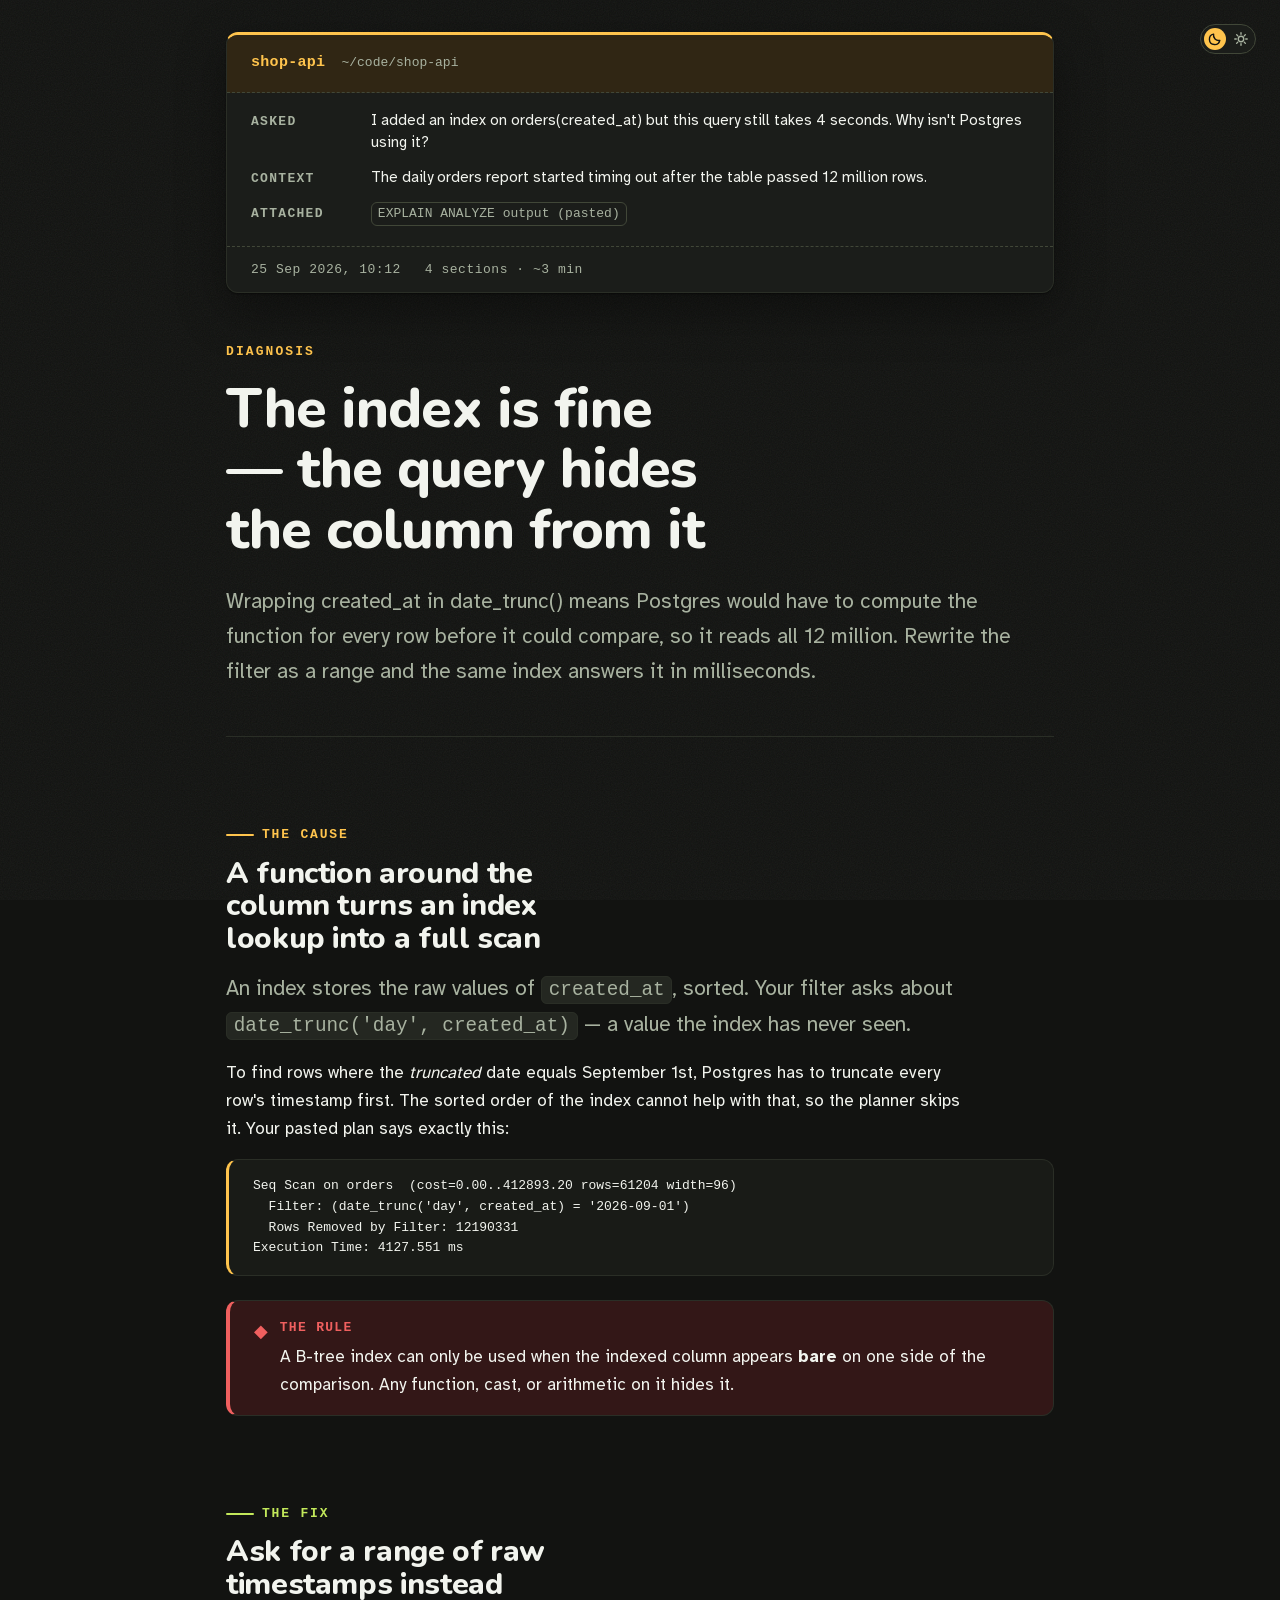
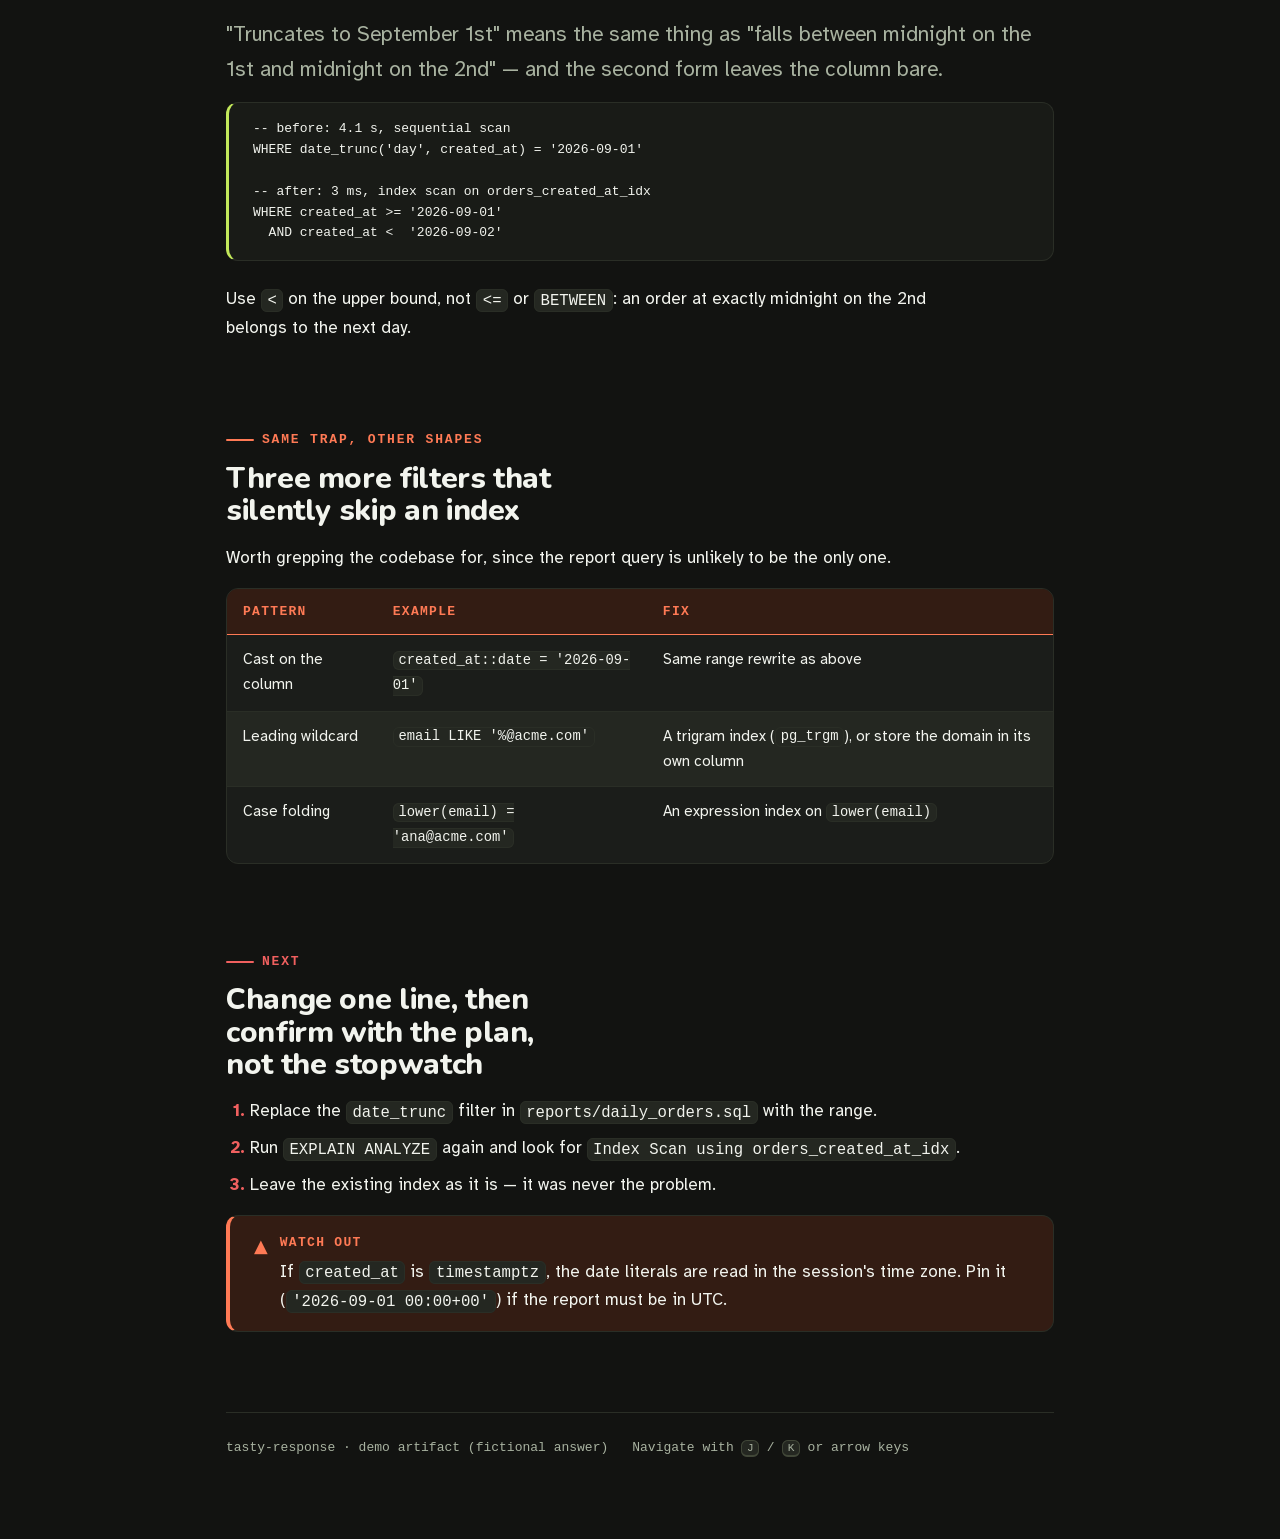
<file: examples/demo.html>
<!doctype html>
<!--
  tasty-response artifact template.

  Placeholders the generator replaces:

    Index Skipped by date_trunc         browser tab name — a short, specific noun phrase
    shop-api  what identifies this work at a glance
    ~/code/shop-api  local path or URL, whichever locates it
    I added an index on orders(created_at) but this query still takes 4 seconds. Why isn't Postgres using it?         the prompt verbatim if short, a faithful summary if long
    The daily orders report started timing out after the table passed 12 million rows.       one sentence: why this was asked, what was going on
    <li>EXPLAIN ANALYZE output (pasted)</li>   <li> per attachment, named only — never inlined
    25 Sep 2026, 10:12     when this was generated
    4 sections · ~3 min      section count and estimated read, for orientation
    Diagnosis       2-4 word category label above the headline
    The index is fine — the query hides the column from it      the answer's single main claim
    Wrapping created_at in date_trunc() means Postgres would have to compute the function for every row before it could compare, so it reads all 12 million. Rewrite the filter as a range and the same index answers it in milliseconds.    one sentence that delivers the answer to someone who
                      reads nothing else
    
  <section class="tr-section" data-accent="1">
    <p class="tr-kicker">The cause</p>
    <h2>A function around the column turns an index lookup into a full scan</h2>
    <p class="tr-lead">An index stores the raw values of <code>created_at</code>,
    sorted. Your filter asks about <code>date_trunc('day', created_at)</code> —
    a value the index has never seen.</p>
    <p>To find rows where the <em>truncated</em> date equals September 1st,
    Postgres has to truncate every row's timestamp first. The sorted order of
    the index cannot help with that, so the planner skips it. Your pasted plan
    says exactly this:</p>
    <pre>Seq Scan on orders  (cost=0.00..412893.20 rows=61204 width=96)
  Filter: (date_trunc('day', created_at) = '2026-09-01')
  Rows Removed by Filter: 12190331
Execution Time: 4127.551 ms</pre>
    <div class="tr-callout" data-kind="key">
      <span class="tr-callout-icon" aria-hidden="true">◆</span>
      <div>
        <span class="tr-callout-label">The rule</span>
        <p>A B-tree index can only be used when the indexed column appears
        <strong>bare</strong> on one side of the comparison. Any function,
        cast, or arithmetic on it hides it.</p>
      </div>
    </div>
  </section>

  <section class="tr-section" data-accent="2">
    <p class="tr-kicker">The fix</p>
    <h2>Ask for a range of raw timestamps instead</h2>
    <p class="tr-lead">"Truncates to September 1st" means the same thing as
    "falls between midnight on the 1st and midnight on the 2nd" — and the
    second form leaves the column bare.</p>
    <pre>-- before: 4.1 s, sequential scan
WHERE date_trunc('day', created_at) = '2026-09-01'

-- after: 3 ms, index scan on orders_created_at_idx
WHERE created_at &gt;= '2026-09-01'
  AND created_at &lt;  '2026-09-02'</pre>
    <p>Use <code>&lt;</code> on the upper bound, not <code>&lt;=</code> or
    <code>BETWEEN</code>: an order at exactly midnight on the 2nd belongs to
    the next day.</p>
  </section>

  <section class="tr-section" data-accent="3">
    <p class="tr-kicker">Same trap, other shapes</p>
    <h2>Three more filters that silently skip an index</h2>
    <p>Worth grepping the codebase for, since the report query is unlikely to
    be the only one.</p>
    <div class="tr-scroll">
      <table>
        <thead>
          <tr><th>Pattern</th><th>Example</th><th>Fix</th></tr>
        </thead>
        <tbody>
          <tr><td>Cast on the column</td><td><code>created_at::date = '2026-09-01'</code></td>
              <td>Same range rewrite as above</td></tr>
          <tr><td>Leading wildcard</td><td><code>email LIKE '%@acme.com'</code></td>
              <td>A trigram index (<code>pg_trgm</code>), or store the domain in its own column</td></tr>
          <tr><td>Case folding</td><td><code>lower(email) = 'ana@acme.com'</code></td>
              <td>An expression index on <code>lower(email)</code></td></tr>
        </tbody>
      </table>
    </div>
  </section>

  <section class="tr-section" data-accent="4">
    <p class="tr-kicker">Next</p>
    <h2>Change one line, then confirm with the plan, not the stopwatch</h2>
    <ol>
      <li>Replace the <code>date_trunc</code> filter in
      <code>reports/daily_orders.sql</code> with the range.</li>
      <li>Run <code>EXPLAIN ANALYZE</code> again and look for <code>Index Scan
      using orders_created_at_idx</code>.</li>
      <li>Leave the existing index as it is — it was never the problem.</li>
    </ol>
    <div class="tr-callout" data-kind="warn">
      <span class="tr-callout-icon" aria-hidden="true">▲</span>
      <div>
        <span class="tr-callout-label">Watch out</span>
        <p>If <code>created_at</code> is <code>timestamptz</code>, the date
        literals are read in the session's time zone. Pin it
        (<code>'2026-09-01 00:00+00'</code>) if the report must be in UTC.</p>
      </div>
    </div>
  </section>
      the body — see SKILL.md for the component vocabulary
    tasty-response · demo artifact (fictional answer)          generator provenance line

  Hard constraints: single file, zero external requests, valid standalone
  document, usable with JavaScript disabled. See docs/design-principles.md.

  This file is ASSEMBLED by build.py from four parts, in order:
    fonts/tr-display.css   the embedded display face (base64 woff2)
    styles/core.css        structure and components, no color literals
    themes/<name>.css      the palette — the only part that varies
    templates/_head.html + _tail.html   this shell

  To switch themes, replace everything between the TR:THEME markers with the
  contents of another themes/*.css. To change anything else, edit the source
  part and re-run build.py — never hand-patch this file.
-->
<html lang="en">
<head>
<meta charset="utf-8">
<meta name="viewport" content="width=device-width, initial-scale=1">
<meta name="color-scheme" content="dark light">
<meta name="generator" content="tasty-response">
<title>Index Skipped by date_trunc</title>
<script>
/* Runs before first paint: applies the saved theme and arms motion, so
   neither one flashes. Everything here degrades to the dark default. */
(function () {
  var r = document.documentElement;
  r.setAttribute("data-js", "");   // reveals the theme switch; inert controls stay hidden
  try {
    if (localStorage.getItem("tr-theme") === "light") r.setAttribute("data-theme", "light");
  } catch (e) { /* blocked storage: keep the default */ }
  try {
    if (!window.matchMedia("(prefers-reduced-motion: reduce)").matches) {
      r.setAttribute("data-anim", "");
    }
  } catch (e) { /* no matchMedia: no animation, no harm */ }
})();
</script>
<style>
/* ===== TR:FONT-BODY — from fonts/tr-body.css, do not edit here ===== */
/* tasty-response — embedded body face
 *
 * Atkinson Hyperlegible, weights 400 and 700, subset to Basic Latin +
 * Latin-1 Supplement (full pt-BR coverage) + typographic punctuation.
 *
 * Why embedded rather than named in a font stack: it was named first in the
 * stack and it is installed on almost nobody's machine, which meant the
 * accessibility claim in the docs was decorative. On a stock Windows box the
 * stack fell through to Segoe UI. A promise that depends on the reader having
 * already installed the right font is not a promise (D-014).
 *
 * Designed by the Braille Institute for low-vision readers: letterforms that
 * are commonly confused — I l 1, O 0, b d p q — are deliberately
 * differentiated. That is the property this project needs, and it is the one
 * a generic system sans does not guarantee.
 *
 * About 24KB for both weights. Licensed under SIL OFL 1.1.
 * Copyright 2020 Braille Institute of America, Inc.
 * Full license text: fonts/licenses/AtkinsonHyperlegible-OFL.txt
 *
 * Renamed "TR Body" so a locally installed copy cannot shadow it.
 */
@font-face {
  font-family: "TR Body";
  font-style: normal;
  font-weight: 400;
  font-display: block;
  src: url("[data-uri]") format("woff2");
}
@font-face {
  font-family: "TR Body";
  font-style: normal;
  font-weight: 700;
  font-display: block;
  src: url("[data-uri]") format("woff2");
}

/* ===== TR:FONT-DISPLAY — from fonts/tr-display-nunito.css, do not edit here ===== */
/* tasty-response — display face option: Nunito
 *
 * Nunito ExtraBold, subset to Basic Latin + Latin-1 Supplement + typographic
 * punctuation. About 16KB as base64.
 *
 * A sans alternative to the Fraunces default: rounded terminals carry the
 * confectionery warmth the name asks for, with no serifs and no high stroke
 * contrast. Select it with `build.py --display nunito`.
 *
 * Licensed under SIL OFL 1.1.
 * Copyright 2014 The Nunito Project Authors
 * Full license text: fonts/licenses/Nunito-OFL.txt
 *
 * Renamed "TR Display" so it drops into the same slot as any other option.
 */
@font-face {
  font-family: "TR Display";
  font-style: normal;
  font-weight: 700;
  font-display: block;
  src: url("[data-uri]") format("woff2");
}

/* ===== TR:CORE — from styles/core.css, do not edit here ===== */
/* tasty-response — core styles
 *
 * Structure, components, and the non-color tokens. Palette lives entirely in
 * themes/<name>.css, which is what makes a theme swap a one-file change.
 *
 * Rule: not one color literal below this comment. Every color comes from a
 * token the theme defines. If you need a new color, add a token to all four
 * themes rather than hardcoding it here.
 */

:root {
  /* Type: three roles. Display carries the claims, body carries the read,
     mono carries every label and datum. "TR Display" and "TR Body" are both
     embedded (fonts/); the fallbacks matter only if those blocks are
     stripped. Body legibility is the one that governs reading ergonomics,
     which is why it is embedded rather than wished for — see D-014. */
  --font-display: "TR Display", "Nunito", "Fraunces", Georgia,
                  "Segoe UI Variable Display", system-ui, sans-serif;
  --font: "TR Body", "Atkinson Hyperlegible", "Inter", system-ui,
          -apple-system, "Segoe UI Variable Text", "Segoe UI", Roboto,
          "Helvetica Neue", Arial, sans-serif;
  --font-mono: ui-monospace, "Cascadia Code", "JetBrains Mono", "SF Mono",
               Menlo, Consolas, "Liberation Mono", monospace;

  --t-xs:   0.8125rem;
  --t-sm:   0.9375rem;
  --t-body: 1.0625rem;
  --t-lead: 1.3125rem;
  --t-h3:   1.375rem;
  --t-h2:   1.875rem;
  --t-h1:   clamp(2.25rem, 1.5rem + 3vw, 3.5rem);
  --lh-body: 1.65;
  --lh-tight: 1.08;
  --measure: 68ch;

  --s1: .25rem; --s2: .5rem;  --s3: .75rem; --s4: 1rem;
  --s5: 1.5rem; --s6: 2rem;   --s7: 3rem;   --s8: 5rem;

  --radius: 12px;
  --radius-sm: 6px;

  /* Warmth on a flat dark ground comes from texture, not from more color.
     One inline SVG; the xmlns is a namespace, not a URL the browser fetches.
     Each theme sets --grain-opacity to suit its ground. */
  --grain: url("data:image/svg+xml,%3Csvg xmlns='http://www.w3.org/2000/svg' width='140' height='140'%3E%3Cfilter id='n'%3E%3CfeTurbulence type='fractalNoise' baseFrequency='.85' numOctaves='3' stitchTiles='stitch'/%3E%3C/filter%3E%3Crect width='140' height='140' filter='url(%23n)'/%3E%3C/svg%3E");
}

/* ---------- base ---------- */
* { box-sizing: border-box; }
html { -webkit-text-size-adjust: 100%; scroll-behavior: smooth; }
@media (prefers-reduced-motion: reduce) {
  html { scroll-behavior: auto; }
  *, *::before, *::after {
    animation-duration: .01ms !important;
    transition-duration: .01ms !important;
  }
}
body {
  margin: 0;
  background: var(--bg);
  color: var(--fg);
  font-family: var(--font);
  font-size: var(--t-body);
  line-height: var(--lh-body);
  overflow-x: hidden;
  -webkit-font-smoothing: antialiased;
}
body::before {
  content: "";
  position: fixed; inset: 0; z-index: 0; pointer-events: none;
  background-image: var(--grain);
  opacity: var(--grain-opacity);
}
:focus-visible {
  outline: 3px solid var(--accent-fg);
  outline-offset: 3px;
  border-radius: var(--radius-sm);
}
::selection { background: var(--accent-fg); color: var(--bg); }

.tr-page {
  position: relative; z-index: 1;
  max-width: calc(var(--measure) + var(--s8) + var(--s7));
  margin: 0 auto;
  padding: var(--s6) var(--s5) var(--s8);
}

/* ---------- the docket: signature element ----------
   A kitchen order ticket. It answers "which tab is this?" at a glance —
   project, path, what was asked — which is its entire reason to exist when
   six of these are open. Mono throughout: instrument panel, not prose. */
.tr-docket {
  border: 1px solid var(--border);
  border-top: 3px solid var(--accent-fg);
  border-radius: var(--radius);
  background: var(--surface);
  box-shadow: var(--shadow);
  font-family: var(--font-mono);
  font-size: var(--t-xs);
  margin-bottom: var(--s7);
  overflow: hidden;
}
.tr-docket-id {
  display: flex; flex-wrap: wrap; align-items: baseline;
  gap: var(--s2) var(--s4);
  padding: var(--s4) var(--s5);
  background: var(--accent-tint);
  border-bottom: 1px dashed var(--border-strong);
}
.tr-docket-project {
  font-weight: 700; font-size: var(--t-sm);
  letter-spacing: .02em; color: var(--accent-fg);
}
.tr-docket-path { color: var(--fg-muted); word-break: break-all; font-size: var(--t-xs); }
.tr-docket-fields { margin: 0; padding: var(--s4) var(--s5); display: grid; gap: var(--s3); }
.tr-docket-fields > div {
  display: grid; grid-template-columns: 6.5rem 1fr; gap: var(--s4);
  align-items: baseline;
}
.tr-docket-fields dt {
  font-size: var(--t-xs); font-weight: 700; letter-spacing: .1em;
  text-transform: uppercase; color: var(--fg-muted);
}
.tr-docket-fields dd {
  margin: 0; color: var(--fg); font-family: var(--font);
  font-size: var(--t-sm); line-height: 1.5;
}
.tr-docket-attachments { list-style: none; margin: 0; padding: 0; }
.tr-docket-attachments li {
  display: inline-block; margin: 0 var(--s2) var(--s1) 0;
  font-family: var(--font-mono); font-size: var(--t-xs);
  color: var(--fg-muted);
  border: 1px solid var(--border-strong); border-radius: var(--radius-sm);
  padding: .1em .45em;
}
.tr-docket-foot {
  display: flex; flex-wrap: wrap; gap: var(--s2) var(--s5);
  padding: var(--s3) var(--s5);
  border-top: 1px dashed var(--border-strong);
  color: var(--fg-muted); letter-spacing: .04em;
}

/* ---------- header ---------- */
.tr-head { padding-bottom: var(--s7); border-bottom: 1px solid var(--border); }
.tr-eyebrow {
  font-family: var(--font-mono); font-size: var(--t-xs); font-weight: 700;
  letter-spacing: .16em; text-transform: uppercase;
  color: var(--accent-fg); margin: 0 0 var(--s4);
}
.tr-head h1 {
  font-family: var(--font-display); font-weight: 700;
  font-size: var(--t-h1); line-height: var(--lh-tight);
  letter-spacing: -.018em; margin: 0 0 var(--s5);
  max-width: 20ch; text-wrap: balance;
}
.tr-standfirst {
  font-size: var(--t-lead); color: var(--fg-muted);
  margin: 0; max-width: var(--measure); text-wrap: pretty;
}

/* ---------- sections: the chunking unit ----------
   The gap BETWEEN sections is larger than any gap within one. That
   difference is what makes chunks read as chunks; if it flattens, the page
   becomes a styled wall. */
.tr-section { margin-top: var(--s8); scroll-margin-top: var(--s5); }
.tr-section[data-accent="1"] { --accent-fg: var(--a1-fg); --accent-tint: var(--a1-tint); }
.tr-section[data-accent="2"] { --accent-fg: var(--a2-fg); --accent-tint: var(--a2-tint); }
.tr-section[data-accent="3"] { --accent-fg: var(--a3-fg); --accent-tint: var(--a3-tint); }
.tr-section[data-accent="4"] { --accent-fg: var(--a4-fg); --accent-tint: var(--a4-tint); }
.tr-section[data-accent="5"] { --accent-fg: var(--a5-fg); --accent-tint: var(--a5-tint); }

.tr-kicker {
  display: inline-flex; align-items: center; gap: var(--s2);
  font-family: var(--font-mono); font-size: var(--t-xs); font-weight: 700;
  letter-spacing: .14em; text-transform: uppercase; color: var(--accent-fg);
  margin: 0 0 var(--s3);
}
.tr-kicker::before {
  content: ""; width: 1.75rem; height: 2px;
  background: var(--accent-fg); border-radius: 2px;
}
/* Headline = the claim. A headline-only scan must deliver the answer. */
.tr-section > h2 {
  font-family: var(--font-display); font-weight: 700;
  font-size: var(--t-h2); line-height: var(--lh-tight);
  letter-spacing: -.012em; margin: 0 0 var(--s4);
  max-width: 24ch; text-wrap: balance;
}
.tr-section h3 {
  font-family: var(--font-display); font-weight: 700;
  font-size: var(--t-h3); line-height: 1.2;
  margin: var(--s6) 0 var(--s3);
}
p { margin: 0 0 var(--s4); max-width: var(--measure); text-wrap: pretty; }
.tr-lead { font-size: var(--t-lead); color: var(--fg-muted); }
strong { font-weight: 700; color: var(--fg); }
a { color: var(--accent-fg); text-underline-offset: 3px; text-decoration-thickness: 1px; }

ul, ol { margin: 0 0 var(--s4); padding-left: var(--s5); max-width: var(--measure); }
li { margin-bottom: var(--s2); }
li::marker { color: var(--accent-fg); font-weight: 700; }

/* ---------- callouts: meaning never carried by color alone ---------- */
.tr-callout {
  display: grid; grid-template-columns: auto 1fr; gap: var(--s3);
  background: var(--accent-tint);
  border: 1px solid var(--border); border-left: 4px solid var(--accent-fg);
  border-radius: var(--radius); padding: var(--s4) var(--s5);
  margin: 0 0 var(--s5);
}
.tr-callout-icon { font-size: 1.05em; line-height: var(--lh-body); color: var(--accent-fg); }
.tr-callout > div > :last-child { margin-bottom: 0; }
.tr-callout-label {
  display: block; font-family: var(--font-mono);
  font-size: var(--t-xs); font-weight: 700; letter-spacing: .1em;
  text-transform: uppercase; color: var(--accent-fg); margin-bottom: var(--s1);
}
.tr-callout[data-kind="key"]  { --accent-fg: var(--a4-fg); --accent-tint: var(--a4-tint); }
.tr-callout[data-kind="warn"] { --accent-fg: var(--a3-fg); --accent-tint: var(--a3-tint); }
.tr-callout[data-kind="stop"] { --accent-fg: var(--a1-fg); --accent-tint: var(--a1-tint); }
.tr-callout[data-kind="ok"]   { --accent-fg: var(--a2-fg); --accent-tint: var(--a2-tint); }

/* ---------- wide content scrolls inside itself, never the page ---------- */
.tr-scroll {
  overflow-x: auto; margin: 0 0 var(--s5);
  border: 1px solid var(--border); border-radius: var(--radius);
  background: var(--surface);
}
table { border-collapse: collapse; width: 100%; font-size: var(--t-sm); }
caption {
  text-align: left; color: var(--fg-muted);
  font-size: var(--t-xs); padding: var(--s3) var(--s4) 0;
}
th, td {
  text-align: left; padding: var(--s3) var(--s4);
  border-bottom: 1px solid var(--border); vertical-align: top;
}
thead th {
  font-family: var(--font-mono); font-size: var(--t-xs);
  text-transform: uppercase; letter-spacing: .1em;
  color: var(--accent-fg); background: var(--accent-tint);
  border-bottom: 1px solid var(--accent-fg); white-space: nowrap;
}
tbody tr:last-child td { border-bottom: none; }
tbody tr:nth-child(even) { background: var(--surface-2); }

pre {
  background: var(--bg-elevated); border: 1px solid var(--border);
  border-left: 3px solid var(--accent-fg);
  border-radius: var(--radius); padding: var(--s4) var(--s5);
  overflow-x: auto; margin: 0 0 var(--s5);
  font-family: var(--font-mono); font-size: var(--t-xs); line-height: 1.6;
}
code { font-family: var(--font-mono); font-size: .92em; }
:not(pre) > code {
  background: var(--surface-2); border: 1px solid var(--border);
  border-radius: var(--radius-sm); padding: .1em .35em;
}

.tr-card {
  background: var(--surface); border: 1px solid var(--border);
  border-radius: var(--radius); padding: var(--s5);
  margin: 0 0 var(--s5);
}
.tr-card > :last-child { margin-bottom: 0; }
.tr-grid {
  display: grid; gap: var(--s4);
  grid-template-columns: repeat(auto-fit, minmax(15rem, 1fr));
  margin: 0 0 var(--s5);
}
.tr-grid > .tr-card { margin: 0; }

figure { margin: 0 0 var(--s5); }
figcaption {
  font-family: var(--font-mono); font-size: var(--t-xs);
  color: var(--fg-muted); margin-top: var(--s2);
}
svg { max-width: 100%; height: auto; }

/* ---------- footer ---------- */
.tr-foot {
  margin-top: var(--s8); padding-top: var(--s5);
  border-top: 1px solid var(--border);
  font-family: var(--font-mono); font-size: var(--t-xs);
  color: var(--fg-muted);
  display: flex; flex-wrap: wrap; gap: var(--s2) var(--s5);
}
kbd {
  font-family: var(--font-mono); font-size: .85em;
  background: var(--surface-2); border: 1px solid var(--border-strong);
  border-bottom-width: 2px; border-radius: var(--radius-sm); padding: .1em .4em;
}

/* ---------- motion: one orchestrated reveal, armed from the head script ----
   [data-anim] is set only when motion is allowed. With JS off or reduced
   motion on, none of this applies and the page is fully visible. */
:root[data-anim] .tr-section {
  transition: opacity .55s cubic-bezier(.22,.61,.36,1),
              transform .55s cubic-bezier(.22,.61,.36,1);
}
:root[data-anim] .tr-section:not(.is-in) { opacity: 0; transform: translateY(14px); }
:root[data-anim] .tr-docket { animation: tr-rise .5s cubic-bezier(.22,.61,.36,1) both; }
:root[data-anim] .tr-head h1 { animation: tr-rise .5s cubic-bezier(.22,.61,.36,1) .06s both; }
:root[data-anim] .tr-standfirst { animation: tr-rise .5s cubic-bezier(.22,.61,.36,1) .12s both; }
@keyframes tr-rise { from { opacity: 0; transform: translateY(14px); } to { opacity: 1; transform: none; } }

@media (max-width: 40rem) {
  .tr-page { padding: var(--s4) var(--s4) var(--s7); }
  .tr-section { margin-top: var(--s7); }
  .tr-docket-fields > div { grid-template-columns: 1fr; gap: var(--s1); }
  .tr-head h1, .tr-section > h2 { max-width: none; }
}
@media print {
  body::before, .tr-toggle { display: none; }
  .tr-section { break-inside: avoid; }
  .tr-foot { display: none; }
}

/* ===== TR:THEME charred-citrus — from themes/charred-citrus.css ===== */
/* tasty-response theme: charred-citrus
 *
 * Charred & Citrus — cast iron, night market. Charcoal with a green
 * undertone; yolk, lime, blood orange. The bold, high-energy pole.
 *
 * Colors only. Structure lives in styles/core.css. Dark is the default
 * (D-009); the light block applies when the reader toggles it.
 */

:root {
  --bg:            #121311;
  --bg-elevated:   #191B17;
  --surface:       #1B1D1A;
  --surface-2:     #242721;
  --fg:            #F2F4EE;
  --fg-muted:      #A8B2A0;
  --border:        #2A2E26;
  --border-strong: #414738;
  --shadow: 0 1px 2px rgba(0,0,0,.5), 0 16px 48px rgba(0,0,0,.35);

  --a1-fg: #FFC44D;  --a1-tint: #302614;   /* yolk */
  --a2-fg: #C2E85A;  --a2-tint: #242E15;   /* lime */
  --a3-fg: #FF7A55;  --a3-tint: #331C13;   /* blood */
  --a4-fg: #F0605F;  --a4-tint: #331717;   /* chili */
  --a5-fg: #B9C4AE;  --a5-tint: #26291F;   /* smoke */

  --accent-fg:   var(--a1-fg);
  --accent-tint: var(--a1-tint);
  --grain-opacity: .06;
}

:root[data-theme="light"] {
  --bg:            #F6F7F1;
  --bg-elevated:   #FFFFFF;
  --surface:       #FFFFFF;
  --surface-2:     #EAEDE1;
  --fg:            #14170F;
  --fg-muted:      #5A6350;
  --border:        #DDE2D2;
  --border-strong: #B9C2A9;
  --shadow: 0 1px 2px rgba(40,25,30,.06), 0 16px 40px rgba(40,25,30,.07);

  --a1-fg: #7A5600;  --a1-tint: #FAF0D6;   /* yolk */
  --a2-fg: #4F7A0A;  --a2-tint: #EFF6DE;   /* lime */
  --a3-fg: #C43A15;  --a3-tint: #FCE9E2;   /* blood */
  --a4-fg: #B32020;  --a4-tint: #FBE6E5;   /* chili */
  --a5-fg: #4C5641;  --a5-tint: #EAEDE3;   /* smoke */

  --accent-fg:   var(--a1-fg);
  --accent-tint: var(--a1-tint);
  --grain-opacity: .03;
}
/* ===== TR:THEME END ===== */
/* ---------- template chrome (not part of the theme) ----------
   A switch, not a button: the knob's position states which mode is on
   without the reader having to interpret a word. Hidden entirely when
   JavaScript is off, because an inert control is worse than no control. */
.tr-toggle { display: none; }
:root[data-js] .tr-toggle {
  position: fixed; top: var(--s4); right: var(--s4); z-index: 20;
  display: inline-flex; align-items: center;
  background: none; border: 0; padding: var(--s2); cursor: pointer;
  border-radius: 999px;
}
.tr-toggle-track {
  position: relative; display: block;
  width: 3.5rem; height: 1.875rem;
  background: var(--surface); border: 1px solid var(--border-strong);
  border-radius: 999px;
  transition: border-color .2s ease;
}
.tr-toggle:hover .tr-toggle-track { border-color: var(--accent-fg); }
.tr-toggle-icon {
  position: absolute; top: 50%; width: .875rem; height: .875rem;
  transform: translateY(-50%); color: var(--fg-muted);
  transition: color .25s ease;
}
.tr-toggle-icon-moon { left: .4375rem; }
.tr-toggle-icon-sun  { right: .4375rem; }
.tr-toggle-knob {
  position: absolute; top: 50%; left: .1875rem;
  width: 1.375rem; height: 1.375rem; border-radius: 50%;
  background: var(--accent-fg);
  transform: translateY(-50%);
  transition: transform .28s cubic-bezier(.22,.61,.36,1);
}
/* Dark: knob rests over the moon. Light: it slides to the sun. */
:root[data-theme="light"] .tr-toggle-knob { transform: translateY(-50%) translateX(1.625rem); }
:root:not([data-theme="light"]) .tr-toggle-icon-moon { color: var(--bg); }
:root[data-theme="light"] .tr-toggle-icon-sun { color: var(--bg); }
.tr-skip {
  position: absolute; left: -9999px;
  background: var(--surface); color: var(--fg);
  padding: var(--s3) var(--s4); border-radius: var(--radius-sm); z-index: 30;
}
.tr-skip:focus { left: var(--s4); top: var(--s4); position: fixed; }
</style>
</head>
<body>

<a class="tr-skip" href="#tr-answer">Skip to the answer</a>

<button class="tr-toggle" type="button" role="switch" aria-checked="false"
        aria-label="Light theme" data-tr-toggle>
  <span class="tr-toggle-track">
    <span class="tr-toggle-knob"></span>
    <svg class="tr-toggle-icon tr-toggle-icon-moon" viewBox="0 0 16 16" fill="none"
         stroke="currentColor" stroke-width="1.6" aria-hidden="true">
      <path d="M13.5 9.6A6 6 0 0 1 6.4 2.5a6 6 0 1 0 7.1 7.1Z" stroke-linejoin="round"/>
    </svg>
    <svg class="tr-toggle-icon tr-toggle-icon-sun" viewBox="0 0 16 16" fill="none"
         stroke="currentColor" stroke-width="1.6" aria-hidden="true">
      <circle cx="8" cy="8" r="3.1"/>
      <path d="M8 .9v1.7M8 13.4v1.7M.9 8h1.7M13.4 8h1.7M3 3l1.2 1.2M11.8 11.8 13 13M13 3l-1.2 1.2M4.2 11.8 3 13"
            stroke-linecap="round"/>
    </svg>
  </span>
</button>

<main class="tr-page">

  <!-- The docket. Identifies this tab among six open ones: what project,
       where it lives, what was asked, why. -->
  <div class="tr-docket">
    <div class="tr-docket-id">
      <span class="tr-docket-project">shop-api</span>
      <span class="tr-docket-path">~/code/shop-api</span>
    </div>
    <dl class="tr-docket-fields">
      <div>
        <dt>Asked</dt>
        <dd>I added an index on orders(created_at) but this query still takes 4 seconds. Why isn't Postgres using it?</dd>
      </div>
      <div>
        <dt>Context</dt>
        <dd>The daily orders report started timing out after the table passed 12 million rows.</dd>
      </div>
      <!-- tr:attached — delete this entire block when the reader attached
           nothing. Files you merely read do not belong here. -->
      <div>
        <dt>Attached</dt>
        <dd><ul class="tr-docket-attachments"><li>EXPLAIN ANALYZE output (pasted)</li></ul></dd>
      </div>
      <!-- /tr:attached -->
    </dl>
    <div class="tr-docket-foot">
      <span>25 Sep 2026, 10:12</span>
      <span>4 sections · ~3 min</span>
    </div>
  </div>

  <header class="tr-head" id="tr-answer">
    <p class="tr-eyebrow">Diagnosis</p>
    <h1>The index is fine — the query hides the column from it</h1>
    <p class="tr-standfirst">Wrapping created_at in date_trunc() means Postgres would have to compute the function for every row before it could compare, so it reads all 12 million. Rewrite the filter as a range and the same index answers it in milliseconds.</p>
  </header>

  
  <section class="tr-section" data-accent="1">
    <p class="tr-kicker">The cause</p>
    <h2>A function around the column turns an index lookup into a full scan</h2>
    <p class="tr-lead">An index stores the raw values of <code>created_at</code>,
    sorted. Your filter asks about <code>date_trunc('day', created_at)</code> —
    a value the index has never seen.</p>
    <p>To find rows where the <em>truncated</em> date equals September 1st,
    Postgres has to truncate every row's timestamp first. The sorted order of
    the index cannot help with that, so the planner skips it. Your pasted plan
    says exactly this:</p>
    <pre>Seq Scan on orders  (cost=0.00..412893.20 rows=61204 width=96)
  Filter: (date_trunc('day', created_at) = '2026-09-01')
  Rows Removed by Filter: 12190331
Execution Time: 4127.551 ms</pre>
    <div class="tr-callout" data-kind="key">
      <span class="tr-callout-icon" aria-hidden="true">◆</span>
      <div>
        <span class="tr-callout-label">The rule</span>
        <p>A B-tree index can only be used when the indexed column appears
        <strong>bare</strong> on one side of the comparison. Any function,
        cast, or arithmetic on it hides it.</p>
      </div>
    </div>
  </section>

  <section class="tr-section" data-accent="2">
    <p class="tr-kicker">The fix</p>
    <h2>Ask for a range of raw timestamps instead</h2>
    <p class="tr-lead">"Truncates to September 1st" means the same thing as
    "falls between midnight on the 1st and midnight on the 2nd" — and the
    second form leaves the column bare.</p>
    <pre>-- before: 4.1 s, sequential scan
WHERE date_trunc('day', created_at) = '2026-09-01'

-- after: 3 ms, index scan on orders_created_at_idx
WHERE created_at &gt;= '2026-09-01'
  AND created_at &lt;  '2026-09-02'</pre>
    <p>Use <code>&lt;</code> on the upper bound, not <code>&lt;=</code> or
    <code>BETWEEN</code>: an order at exactly midnight on the 2nd belongs to
    the next day.</p>
  </section>

  <section class="tr-section" data-accent="3">
    <p class="tr-kicker">Same trap, other shapes</p>
    <h2>Three more filters that silently skip an index</h2>
    <p>Worth grepping the codebase for, since the report query is unlikely to
    be the only one.</p>
    <div class="tr-scroll">
      <table>
        <thead>
          <tr><th>Pattern</th><th>Example</th><th>Fix</th></tr>
        </thead>
        <tbody>
          <tr><td>Cast on the column</td><td><code>created_at::date = '2026-09-01'</code></td>
              <td>Same range rewrite as above</td></tr>
          <tr><td>Leading wildcard</td><td><code>email LIKE '%@acme.com'</code></td>
              <td>A trigram index (<code>pg_trgm</code>), or store the domain in its own column</td></tr>
          <tr><td>Case folding</td><td><code>lower(email) = 'ana@acme.com'</code></td>
              <td>An expression index on <code>lower(email)</code></td></tr>
        </tbody>
      </table>
    </div>
  </section>

  <section class="tr-section" data-accent="4">
    <p class="tr-kicker">Next</p>
    <h2>Change one line, then confirm with the plan, not the stopwatch</h2>
    <ol>
      <li>Replace the <code>date_trunc</code> filter in
      <code>reports/daily_orders.sql</code> with the range.</li>
      <li>Run <code>EXPLAIN ANALYZE</code> again and look for <code>Index Scan
      using orders_created_at_idx</code>.</li>
      <li>Leave the existing index as it is — it was never the problem.</li>
    </ol>
    <div class="tr-callout" data-kind="warn">
      <span class="tr-callout-icon" aria-hidden="true">▲</span>
      <div>
        <span class="tr-callout-label">Watch out</span>
        <p>If <code>created_at</code> is <code>timestamptz</code>, the date
        literals are read in the session's time zone. Pin it
        (<code>'2026-09-01 00:00+00'</code>) if the report must be in UTC.</p>
      </div>
    </div>
  </section>


  <footer class="tr-foot">
    <span>tasty-response · demo artifact (fictional answer)</span>
    <span>Navigate with <kbd>J</kbd> / <kbd>K</kbd> or arrow keys</span>
  </footer>

</main>

<script>
/* Three behaviors, all optional. The page is complete without any of them
   and nothing here touches the network. */
(function () {
  "use strict";
  var root = document.documentElement;

  // --- theme: dark by default, light on request ----------------------
  var btn = document.querySelector("[data-tr-toggle]");
  function paintToggle() {
    if (!btn) return;
    var light = root.getAttribute("data-theme") === "light";
    // role="switch": the knob shows the state, aria-checked reports it.
    btn.setAttribute("aria-checked", light ? "true" : "false");
  }
  if (btn) {
    btn.addEventListener("click", function () {
      var light = root.getAttribute("data-theme") === "light";
      if (light) root.removeAttribute("data-theme");
      else root.setAttribute("data-theme", "light");
      try { localStorage.setItem("tr-theme", light ? "dark" : "light"); } catch (e) { /* ignore */ }
      paintToggle();
    });
  }
  paintToggle();

  // --- section reveal ------------------------------------------------
  var sections = [].slice.call(document.querySelectorAll(".tr-section"));
  if (!sections.length) return;

  if (root.hasAttribute("data-anim") && "IntersectionObserver" in window) {
    var io = new IntersectionObserver(function (entries) {
      entries.forEach(function (entry) {
        if (entry.isIntersecting) {
          entry.target.classList.add("is-in");
          io.unobserve(entry.target);
        }
      });
    }, { rootMargin: "0px 0px -12% 0px" });
    sections.forEach(function (s) { io.observe(s); });
  } else {
    // No observer: never leave content hidden behind an effect.
    root.removeAttribute("data-anim");
  }

  // --- section navigation --------------------------------------------
  var reduce = window.matchMedia("(prefers-reduced-motion: reduce)").matches;
  var i = -1;
  function go(n) {
    i = Math.max(0, Math.min(sections.length - 1, n));
    sections[i].scrollIntoView({ behavior: reduce ? "auto" : "smooth", block: "start" });
  }
  document.addEventListener("keydown", function (e) {
    if (e.metaKey || e.ctrlKey || e.altKey) return;
    var el = e.target;
    if (el && (el.isContentEditable || /^(INPUT|TEXTAREA|SELECT|BUTTON)$/.test(el.tagName))) return;
    switch (e.key) {
      case "j": case "ArrowDown": go(i + 1); break;
      case "k": case "ArrowUp":   go(i - 1); break;
      case "Home": go(0); break;
      case "End":  go(sections.length - 1); break;
      default: return;
    }
    e.preventDefault();
  });
})();
</script>

</body>
</html>
</file>
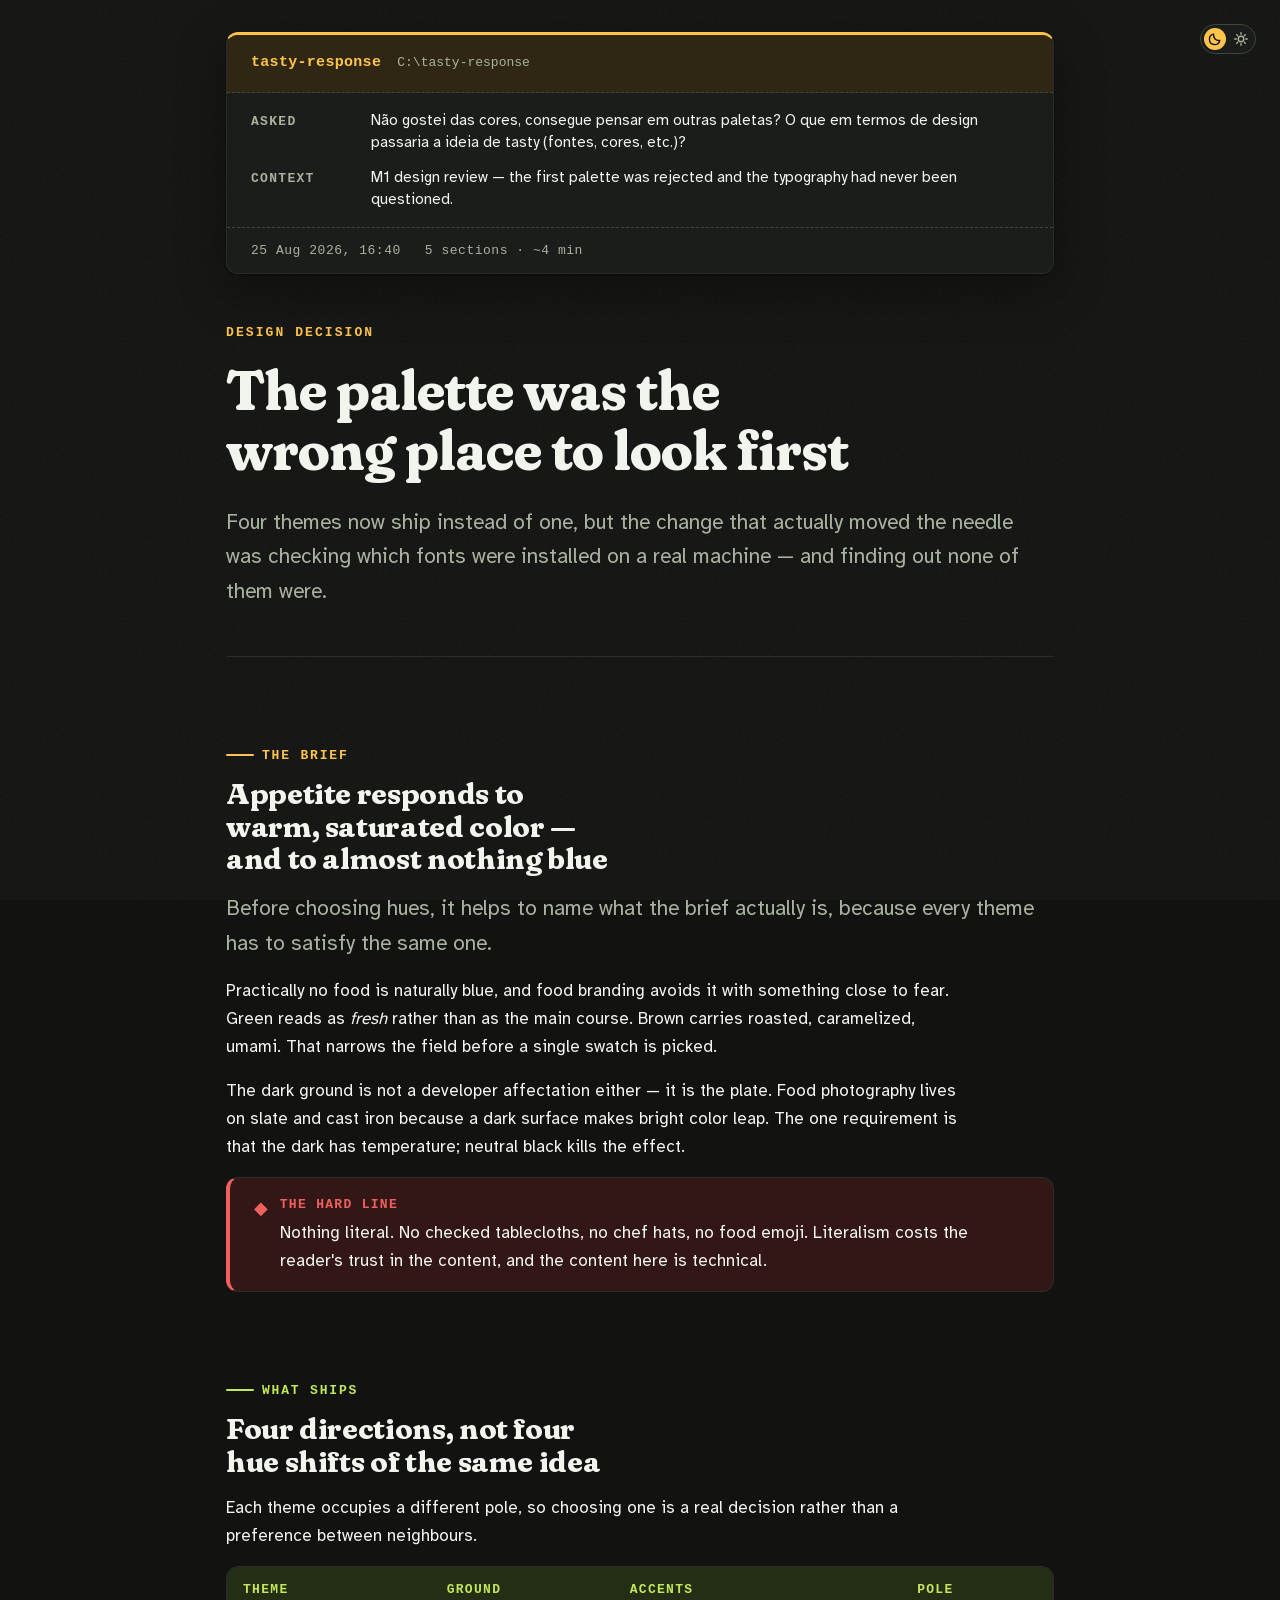
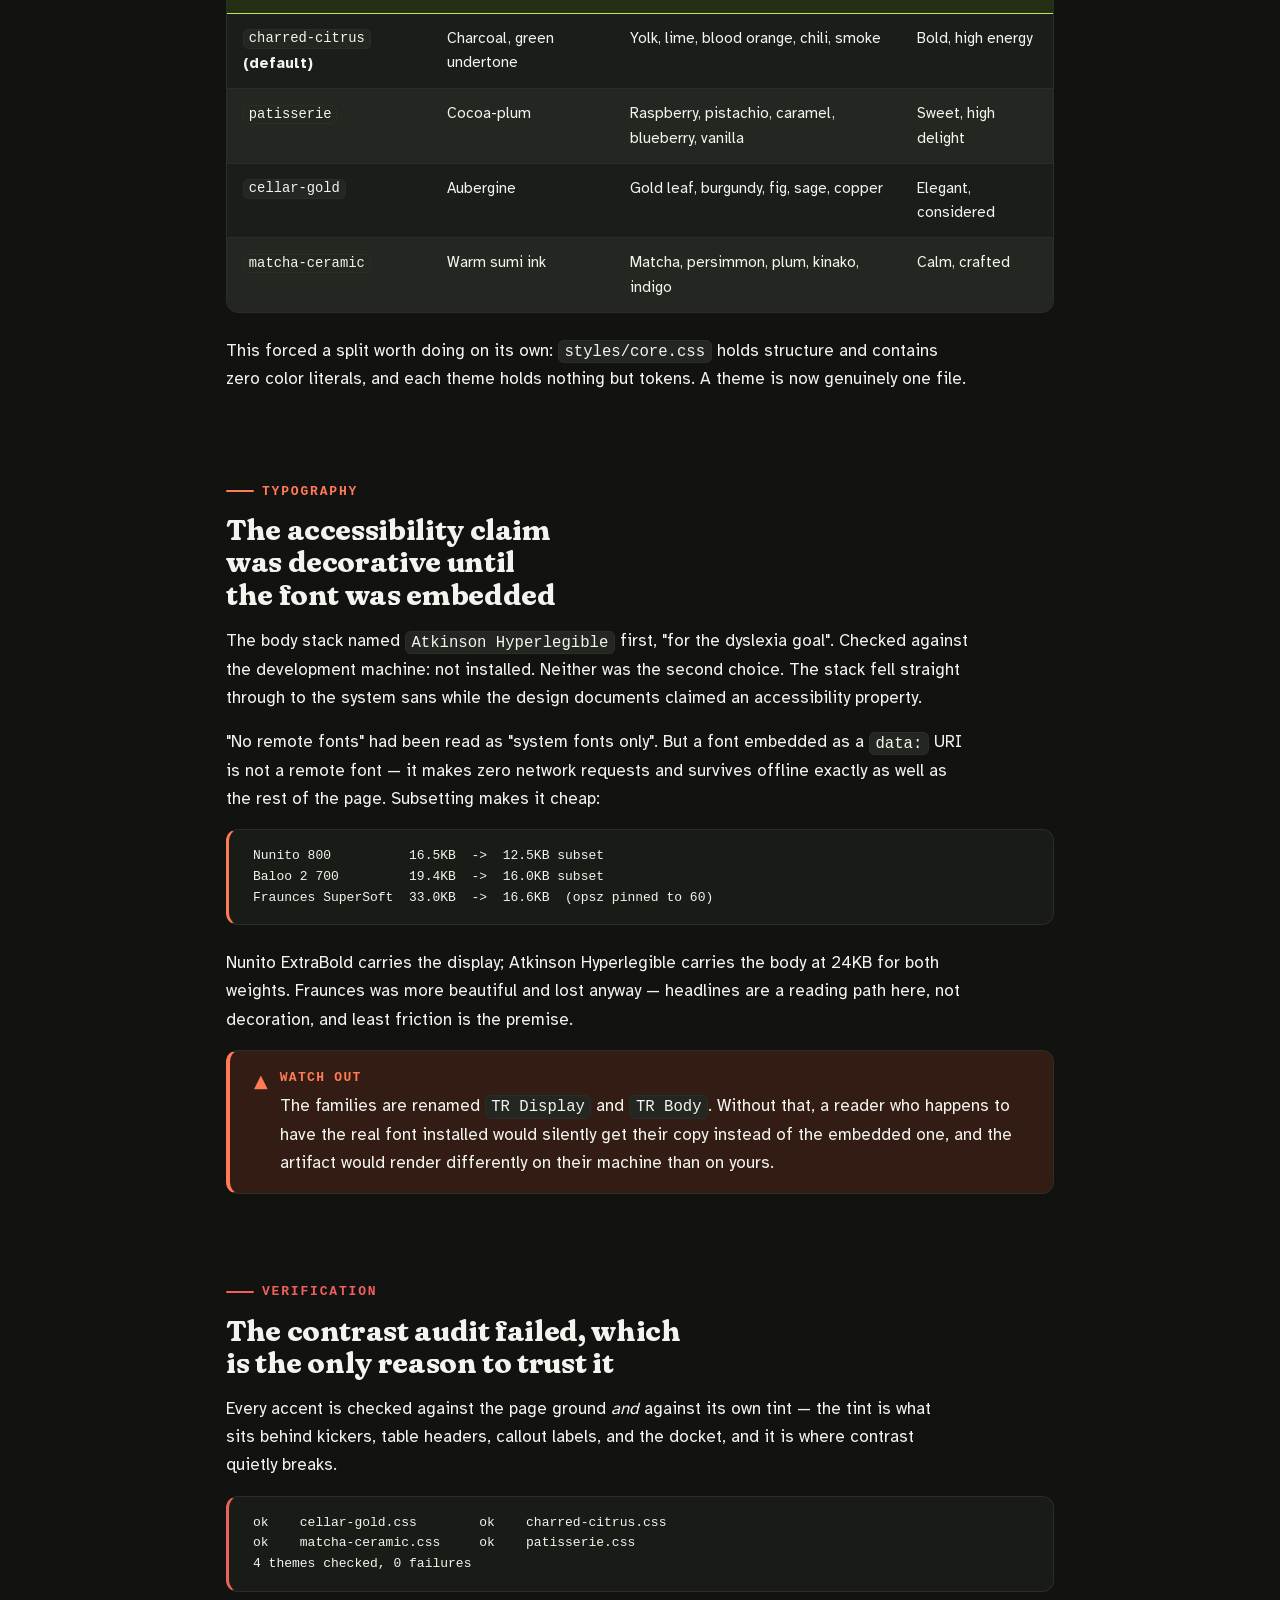
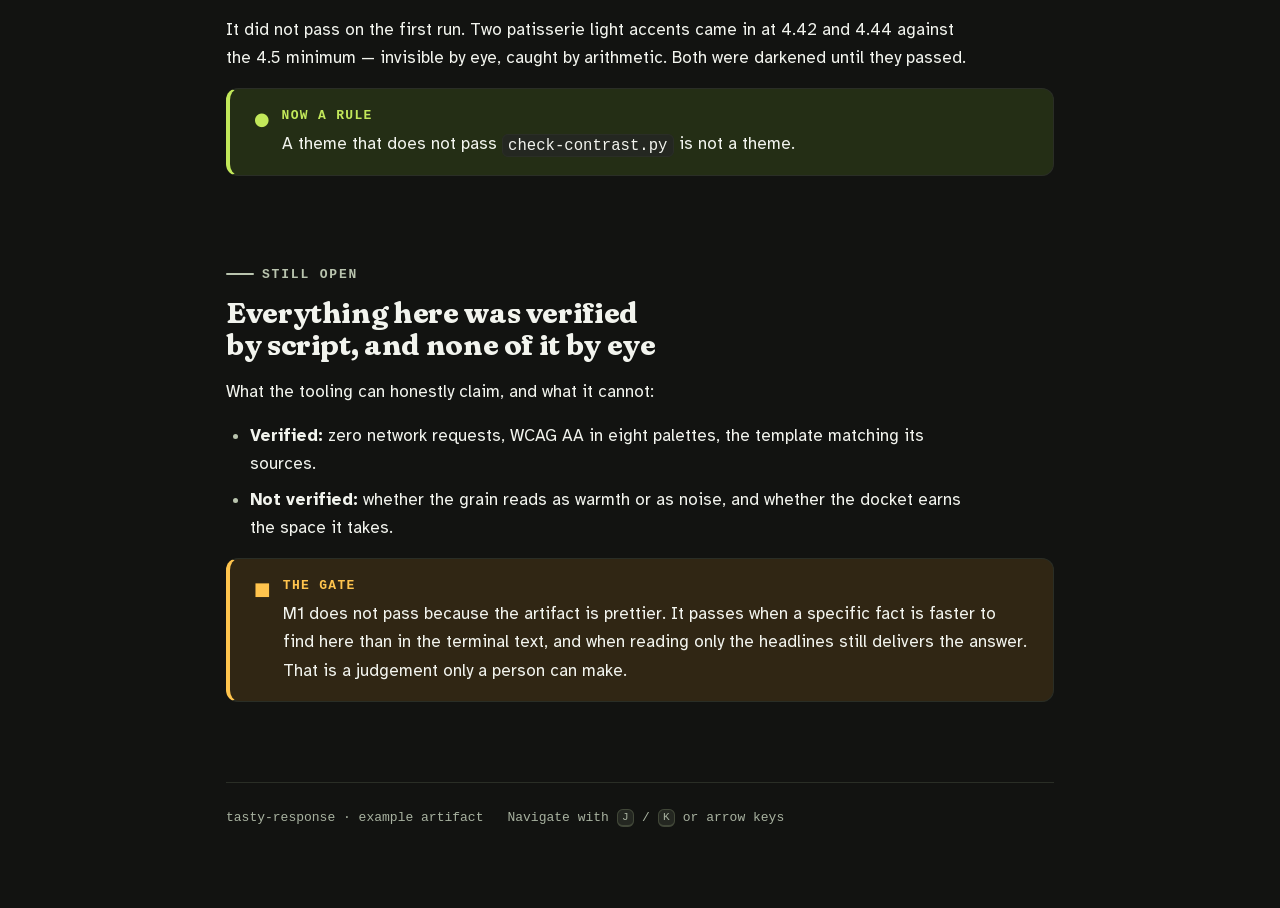
<file: examples/display-fraunces.html>
<!doctype html>
<!--
  tasty-response artifact template.

  Placeholders the generator replaces:

    Embedded Display Face         browser tab name — a short, specific noun phrase
    tasty-response  what identifies this work at a glance
    C:\tasty-response  local path or URL, whichever locates it
    Não gostei das cores, consegue pensar em outras paletas? O que em termos de design passaria a ideia de tasty (fontes, cores, etc.)?         the prompt verbatim if short, a faithful summary if long
    M1 design review — the first palette was rejected and the typography had never been questioned.       one sentence: why this was asked, what was going on
       <li> per attachment, named only — never inlined
    25 Aug 2026, 16:40     when this was generated
    5 sections · ~4 min      section count and estimated read, for orientation
    Design decision       2-4 word category label above the headline
    The palette was the wrong place to look first      the answer's single main claim
    Four themes now ship instead of one, but the change that actually moved the needle was checking which fonts were installed on a real machine — and finding out none of them were.    one sentence that delivers the answer to someone who
                      reads nothing else
    
  <section class="tr-section" data-accent="1">
    <p class="tr-kicker">The brief</p>
    <h2>Appetite responds to warm, saturated color — and to almost nothing blue</h2>
    <p class="tr-lead">Before choosing hues, it helps to name what the brief
    actually is, because every theme has to satisfy the same one.</p>
    <p>Practically no food is naturally blue, and food branding avoids it with
    something close to fear. Green reads as <em>fresh</em> rather than as the
    main course. Brown carries roasted, caramelized, umami. That narrows the
    field before a single swatch is picked.</p>
    <p>The dark ground is not a developer affectation either — it is the
    plate. Food photography lives on slate and cast iron because a dark
    surface makes bright color leap. The one requirement is that the dark has
    temperature; neutral black kills the effect.</p>
    <div class="tr-callout" data-kind="key">
      <span class="tr-callout-icon" aria-hidden="true">◆</span>
      <div>
        <span class="tr-callout-label">The hard line</span>
        <p>Nothing literal. No checked tablecloths, no chef hats, no food
        emoji. Literalism costs the reader's trust in the content, and the
        content here is technical.</p>
      </div>
    </div>
  </section>

  <section class="tr-section" data-accent="2">
    <p class="tr-kicker">What ships</p>
    <h2>Four directions, not four hue shifts of the same idea</h2>
    <p>Each theme occupies a different pole, so choosing one is a real
    decision rather than a preference between neighbours.</p>
    <div class="tr-scroll">
      <table>
        <thead>
          <tr><th>Theme</th><th>Ground</th><th>Accents</th><th>Pole</th></tr>
        </thead>
        <tbody>
          <tr><td><code>charred-citrus</code> <strong>(default)</strong></td><td>Charcoal, green undertone</td>
              <td>Yolk, lime, blood orange, chili, smoke</td><td>Bold, high energy</td></tr>
          <tr><td><code>patisserie</code></td><td>Cocoa-plum</td>
              <td>Raspberry, pistachio, caramel, blueberry, vanilla</td><td>Sweet, high delight</td></tr>
          <tr><td><code>cellar-gold</code></td><td>Aubergine</td>
              <td>Gold leaf, burgundy, fig, sage, copper</td><td>Elegant, considered</td></tr>
          <tr><td><code>matcha-ceramic</code></td><td>Warm sumi ink</td>
              <td>Matcha, persimmon, plum, kinako, indigo</td><td>Calm, crafted</td></tr>
        </tbody>
      </table>
    </div>
    <p>This forced a split worth doing on its own: <code>styles/core.css</code>
    holds structure and contains zero color literals, and each theme holds
    nothing but tokens. A theme is now genuinely one file.</p>
  </section>

  <section class="tr-section" data-accent="3">
    <p class="tr-kicker">Typography</p>
    <h2>The accessibility claim was decorative until the font was embedded</h2>
    <p>The body stack named <code>Atkinson Hyperlegible</code> first, "for the
    dyslexia goal". Checked against the development machine: not installed.
    Neither was the second choice. The stack fell straight through to the
    system sans while the design documents claimed an accessibility
    property.</p>
    <p>"No remote fonts" had been read as "system fonts only". But a font
    embedded as a <code>data:</code> URI is not a remote font — it makes zero
    network requests and survives offline exactly as well as the rest of the
    page. Subsetting makes it cheap:</p>
    <pre>Nunito 800          16.5KB  ->  12.5KB subset
Baloo 2 700         19.4KB  ->  16.0KB subset
Fraunces SuperSoft  33.0KB  ->  16.6KB  (opsz pinned to 60)</pre>
    <p>Nunito ExtraBold carries the display; Atkinson Hyperlegible carries the
    body at 24KB for both weights. Fraunces was more beautiful and lost
    anyway — headlines are a reading path here, not decoration, and least
    friction is the premise.</p>
    <div class="tr-callout" data-kind="warn">
      <span class="tr-callout-icon" aria-hidden="true">▲</span>
      <div>
        <span class="tr-callout-label">Watch out</span>
        <p>The families are renamed <code>TR Display</code> and
        <code>TR Body</code>. Without that, a reader who happens to have the
        real font installed would silently get their copy instead of the
        embedded one, and the artifact would render differently on their
        machine than on yours.</p>
      </div>
    </div>
  </section>

  <section class="tr-section" data-accent="4">
    <p class="tr-kicker">Verification</p>
    <h2>The contrast audit failed, which is the only reason to trust it</h2>
    <p>Every accent is checked against the page ground <em>and</em> against
    its own tint — the tint is what sits behind kickers, table headers,
    callout labels, and the docket, and it is where contrast quietly
    breaks.</p>
    <pre>ok    cellar-gold.css        ok    charred-citrus.css
ok    matcha-ceramic.css     ok    patisserie.css
4 themes checked, 0 failures</pre>
    <p>It did not pass on the first run. Two patisserie light accents came in
    at 4.42 and 4.44 against the 4.5 minimum — invisible by eye, caught by
    arithmetic. Both were darkened until they passed.</p>
    <div class="tr-callout" data-kind="ok">
      <span class="tr-callout-icon" aria-hidden="true">●</span>
      <div>
        <span class="tr-callout-label">Now a rule</span>
        <p>A theme that does not pass <code>check-contrast.py</code> is not a
        theme.</p>
      </div>
    </div>
  </section>

  <section class="tr-section" data-accent="5">
    <p class="tr-kicker">Still open</p>
    <h2>Everything here was verified by script, and none of it by eye</h2>
    <p>What the tooling can honestly claim, and what it cannot:</p>
    <ul>
      <li><strong>Verified:</strong> zero network requests, WCAG AA in eight
      palettes, the template matching its sources.</li>
      <li><strong>Not verified:</strong> whether the grain reads as warmth or
      as noise, and whether the docket earns the space it takes.</li>
    </ul>
    <div class="tr-callout" data-kind="stop">
      <span class="tr-callout-icon" aria-hidden="true">■</span>
      <div>
        <span class="tr-callout-label">The gate</span>
        <p>M1 does not pass because the artifact is prettier. It passes when a
        specific fact is faster to find here than in the terminal text, and
        when reading only the headlines still delivers the answer. That is a
        judgement only a person can make.</p>
      </div>
    </div>
  </section>
      the body — see SKILL.md for the component vocabulary
    tasty-response · example artifact          generator provenance line

  Hard constraints: single file, zero external requests, valid standalone
  document, usable with JavaScript disabled. See docs/design-principles.md.

  This file is ASSEMBLED by build.py from four parts, in order:
    fonts/tr-display.css   the embedded display face (base64 woff2)
    styles/core.css        structure and components, no color literals
    themes/<name>.css      the palette — the only part that varies
    templates/_head.html + _tail.html   this shell

  To switch themes, replace everything between the TR:THEME markers with the
  contents of another themes/*.css. To change anything else, edit the source
  part and re-run build.py — never hand-patch this file.
-->
<html lang="en">
<head>
<meta charset="utf-8">
<meta name="viewport" content="width=device-width, initial-scale=1">
<meta name="color-scheme" content="dark light">
<meta name="generator" content="tasty-response">
<title>Embedded Display Face</title>
<script>
/* Runs before first paint: applies the saved theme and arms motion, so
   neither one flashes. Everything here degrades to the dark default. */
(function () {
  var r = document.documentElement;
  r.setAttribute("data-js", "");   // reveals the theme switch; inert controls stay hidden
  try {
    if (localStorage.getItem("tr-theme") === "light") r.setAttribute("data-theme", "light");
  } catch (e) { /* blocked storage: keep the default */ }
  try {
    if (!window.matchMedia("(prefers-reduced-motion: reduce)").matches) {
      r.setAttribute("data-anim", "");
    }
  } catch (e) { /* no matchMedia: no animation, no harm */ }
})();
</script>
<style>
/* ===== TR:FONT-BODY — from fonts/tr-body.css, do not edit here ===== */
/* tasty-response — embedded body face
 *
 * Atkinson Hyperlegible, weights 400 and 700, subset to Basic Latin +
 * Latin-1 Supplement (full pt-BR coverage) + typographic punctuation.
 *
 * Why embedded rather than named in a font stack: it was named first in the
 * stack and it is installed on almost nobody's machine, which meant the
 * accessibility claim in the docs was decorative. On a stock Windows box the
 * stack fell through to Segoe UI. A promise that depends on the reader having
 * already installed the right font is not a promise (D-014).
 *
 * Designed by the Braille Institute for low-vision readers: letterforms that
 * are commonly confused — I l 1, O 0, b d p q — are deliberately
 * differentiated. That is the property this project needs, and it is the one
 * a generic system sans does not guarantee.
 *
 * About 24KB for both weights. Licensed under SIL OFL 1.1.
 * Copyright 2020 Braille Institute of America, Inc.
 * Full license text: fonts/licenses/AtkinsonHyperlegible-OFL.txt
 *
 * Renamed "TR Body" so a locally installed copy cannot shadow it.
 */
@font-face {
  font-family: "TR Body";
  font-style: normal;
  font-weight: 400;
  font-display: block;
  src: url("[data-uri]") format("woff2");
}
@font-face {
  font-family: "TR Body";
  font-style: normal;
  font-weight: 700;
  font-display: block;
  src: url("[data-uri]") format("woff2");
}

/* ===== TR:FONT-DISPLAY — from fonts/tr-display-fraunces.css, do not edit here ===== */
/* tasty-response — embedded display face
 *
 * Fraunces SuperSoft Bold, optical size pinned to 60, subset to Basic Latin
 * + Latin-1 Supplement (full pt-BR coverage) + typographic punctuation.
 *
 * Why a soft serif: it is the vernacular of artisanal food branding —
 * doughy, hand-cut, warm. It is what carries "tasty" once the palette has
 * done its part, and it is unavailable as a system font on any platform,
 * which is the whole reason it is embedded (docs/decisions.md D-013).
 *
 * Embedded as a data: URI, so this is still ZERO network requests and the
 * artifact still opens offline in a decade. Cost: about 22KB per artifact.
 *
 * Fraunces is licensed under SIL OFL 1.1.
 * Copyright 2018 The Fraunces Project Authors
 * https://github.com/undercasetype/Fraunces
 * Full license text: fonts/licenses/Fraunces-OFL.txt
 *
 * The family is renamed "TR Display" so an installed copy of Fraunces can
 * never shadow the embedded one and change how an artifact renders.
 */
@font-face {
  font-family: "TR Display";
  font-style: normal;
  font-weight: 700;
  font-display: block;
  src: url("[data-uri]") format("woff2");
}

/* ===== TR:CORE — from styles/core.css, do not edit here ===== */
/* tasty-response — core styles
 *
 * Structure, components, and the non-color tokens. Palette lives entirely in
 * themes/<name>.css, which is what makes a theme swap a one-file change.
 *
 * Rule: not one color literal below this comment. Every color comes from a
 * token the theme defines. If you need a new color, add a token to all four
 * themes rather than hardcoding it here.
 */

:root {
  /* Type: three roles. Display carries the claims, body carries the read,
     mono carries every label and datum. "TR Display" and "TR Body" are both
     embedded (fonts/); the fallbacks matter only if those blocks are
     stripped. Body legibility is the one that governs reading ergonomics,
     which is why it is embedded rather than wished for — see D-014. */
  --font-display: "TR Display", "Nunito", "Fraunces", Georgia,
                  "Segoe UI Variable Display", system-ui, sans-serif;
  --font: "TR Body", "Atkinson Hyperlegible", "Inter", system-ui,
          -apple-system, "Segoe UI Variable Text", "Segoe UI", Roboto,
          "Helvetica Neue", Arial, sans-serif;
  --font-mono: ui-monospace, "Cascadia Code", "JetBrains Mono", "SF Mono",
               Menlo, Consolas, "Liberation Mono", monospace;

  --t-xs:   0.8125rem;
  --t-sm:   0.9375rem;
  --t-body: 1.0625rem;
  --t-lead: 1.3125rem;
  --t-h3:   1.375rem;
  --t-h2:   1.875rem;
  --t-h1:   clamp(2.25rem, 1.5rem + 3vw, 3.5rem);
  --lh-body: 1.65;
  --lh-tight: 1.08;
  --measure: 68ch;

  --s1: .25rem; --s2: .5rem;  --s3: .75rem; --s4: 1rem;
  --s5: 1.5rem; --s6: 2rem;   --s7: 3rem;   --s8: 5rem;

  --radius: 12px;
  --radius-sm: 6px;

  /* Warmth on a flat dark ground comes from texture, not from more color.
     One inline SVG; the xmlns is a namespace, not a URL the browser fetches.
     Each theme sets --grain-opacity to suit its ground. */
  --grain: url("data:image/svg+xml,%3Csvg xmlns='http://www.w3.org/2000/svg' width='140' height='140'%3E%3Cfilter id='n'%3E%3CfeTurbulence type='fractalNoise' baseFrequency='.85' numOctaves='3' stitchTiles='stitch'/%3E%3C/filter%3E%3Crect width='140' height='140' filter='url(%23n)'/%3E%3C/svg%3E");
}

/* ---------- base ---------- */
* { box-sizing: border-box; }
html { -webkit-text-size-adjust: 100%; scroll-behavior: smooth; }
@media (prefers-reduced-motion: reduce) {
  html { scroll-behavior: auto; }
  *, *::before, *::after {
    animation-duration: .01ms !important;
    transition-duration: .01ms !important;
  }
}
body {
  margin: 0;
  background: var(--bg);
  color: var(--fg);
  font-family: var(--font);
  font-size: var(--t-body);
  line-height: var(--lh-body);
  overflow-x: hidden;
  -webkit-font-smoothing: antialiased;
}
body::before {
  content: "";
  position: fixed; inset: 0; z-index: 0; pointer-events: none;
  background-image: var(--grain);
  opacity: var(--grain-opacity);
}
:focus-visible {
  outline: 3px solid var(--accent-fg);
  outline-offset: 3px;
  border-radius: var(--radius-sm);
}
::selection { background: var(--accent-fg); color: var(--bg); }

.tr-page {
  position: relative; z-index: 1;
  max-width: calc(var(--measure) + var(--s8) + var(--s7));
  margin: 0 auto;
  padding: var(--s6) var(--s5) var(--s8);
}

/* ---------- the docket: signature element ----------
   A kitchen order ticket. It answers "which tab is this?" at a glance —
   project, path, what was asked — which is its entire reason to exist when
   six of these are open. Mono throughout: instrument panel, not prose. */
.tr-docket {
  border: 1px solid var(--border);
  border-top: 3px solid var(--accent-fg);
  border-radius: var(--radius);
  background: var(--surface);
  box-shadow: var(--shadow);
  font-family: var(--font-mono);
  font-size: var(--t-xs);
  margin-bottom: var(--s7);
  overflow: hidden;
}
.tr-docket-id {
  display: flex; flex-wrap: wrap; align-items: baseline;
  gap: var(--s2) var(--s4);
  padding: var(--s4) var(--s5);
  background: var(--accent-tint);
  border-bottom: 1px dashed var(--border-strong);
}
.tr-docket-project {
  font-weight: 700; font-size: var(--t-sm);
  letter-spacing: .02em; color: var(--accent-fg);
}
.tr-docket-path { color: var(--fg-muted); word-break: break-all; font-size: var(--t-xs); }
.tr-docket-fields { margin: 0; padding: var(--s4) var(--s5); display: grid; gap: var(--s3); }
.tr-docket-fields > div {
  display: grid; grid-template-columns: 6.5rem 1fr; gap: var(--s4);
  align-items: baseline;
}
.tr-docket-fields dt {
  font-size: var(--t-xs); font-weight: 700; letter-spacing: .1em;
  text-transform: uppercase; color: var(--fg-muted);
}
.tr-docket-fields dd {
  margin: 0; color: var(--fg); font-family: var(--font);
  font-size: var(--t-sm); line-height: 1.5;
}
.tr-docket-attachments { list-style: none; margin: 0; padding: 0; }
.tr-docket-attachments li {
  display: inline-block; margin: 0 var(--s2) var(--s1) 0;
  font-family: var(--font-mono); font-size: var(--t-xs);
  color: var(--fg-muted);
  border: 1px solid var(--border-strong); border-radius: var(--radius-sm);
  padding: .1em .45em;
}
.tr-docket-foot {
  display: flex; flex-wrap: wrap; gap: var(--s2) var(--s5);
  padding: var(--s3) var(--s5);
  border-top: 1px dashed var(--border-strong);
  color: var(--fg-muted); letter-spacing: .04em;
}

/* ---------- header ---------- */
.tr-head { padding-bottom: var(--s7); border-bottom: 1px solid var(--border); }
.tr-eyebrow {
  font-family: var(--font-mono); font-size: var(--t-xs); font-weight: 700;
  letter-spacing: .16em; text-transform: uppercase;
  color: var(--accent-fg); margin: 0 0 var(--s4);
}
.tr-head h1 {
  font-family: var(--font-display); font-weight: 700;
  font-size: var(--t-h1); line-height: var(--lh-tight);
  letter-spacing: -.018em; margin: 0 0 var(--s5);
  max-width: 20ch; text-wrap: balance;
}
.tr-standfirst {
  font-size: var(--t-lead); color: var(--fg-muted);
  margin: 0; max-width: var(--measure); text-wrap: pretty;
}

/* ---------- sections: the chunking unit ----------
   The gap BETWEEN sections is larger than any gap within one. That
   difference is what makes chunks read as chunks; if it flattens, the page
   becomes a styled wall. */
.tr-section { margin-top: var(--s8); scroll-margin-top: var(--s5); }
.tr-section[data-accent="1"] { --accent-fg: var(--a1-fg); --accent-tint: var(--a1-tint); }
.tr-section[data-accent="2"] { --accent-fg: var(--a2-fg); --accent-tint: var(--a2-tint); }
.tr-section[data-accent="3"] { --accent-fg: var(--a3-fg); --accent-tint: var(--a3-tint); }
.tr-section[data-accent="4"] { --accent-fg: var(--a4-fg); --accent-tint: var(--a4-tint); }
.tr-section[data-accent="5"] { --accent-fg: var(--a5-fg); --accent-tint: var(--a5-tint); }

.tr-kicker {
  display: inline-flex; align-items: center; gap: var(--s2);
  font-family: var(--font-mono); font-size: var(--t-xs); font-weight: 700;
  letter-spacing: .14em; text-transform: uppercase; color: var(--accent-fg);
  margin: 0 0 var(--s3);
}
.tr-kicker::before {
  content: ""; width: 1.75rem; height: 2px;
  background: var(--accent-fg); border-radius: 2px;
}
/* Headline = the claim. A headline-only scan must deliver the answer. */
.tr-section > h2 {
  font-family: var(--font-display); font-weight: 700;
  font-size: var(--t-h2); line-height: var(--lh-tight);
  letter-spacing: -.012em; margin: 0 0 var(--s4);
  max-width: 24ch; text-wrap: balance;
}
.tr-section h3 {
  font-family: var(--font-display); font-weight: 700;
  font-size: var(--t-h3); line-height: 1.2;
  margin: var(--s6) 0 var(--s3);
}
p { margin: 0 0 var(--s4); max-width: var(--measure); text-wrap: pretty; }
.tr-lead { font-size: var(--t-lead); color: var(--fg-muted); }
strong { font-weight: 700; color: var(--fg); }
a { color: var(--accent-fg); text-underline-offset: 3px; text-decoration-thickness: 1px; }

ul, ol { margin: 0 0 var(--s4); padding-left: var(--s5); max-width: var(--measure); }
li { margin-bottom: var(--s2); }
li::marker { color: var(--accent-fg); font-weight: 700; }

/* ---------- callouts: meaning never carried by color alone ---------- */
.tr-callout {
  display: grid; grid-template-columns: auto 1fr; gap: var(--s3);
  background: var(--accent-tint);
  border: 1px solid var(--border); border-left: 4px solid var(--accent-fg);
  border-radius: var(--radius); padding: var(--s4) var(--s5);
  margin: 0 0 var(--s5);
}
.tr-callout-icon { font-size: 1.05em; line-height: var(--lh-body); color: var(--accent-fg); }
.tr-callout > div > :last-child { margin-bottom: 0; }
.tr-callout-label {
  display: block; font-family: var(--font-mono);
  font-size: var(--t-xs); font-weight: 700; letter-spacing: .1em;
  text-transform: uppercase; color: var(--accent-fg); margin-bottom: var(--s1);
}
.tr-callout[data-kind="key"]  { --accent-fg: var(--a4-fg); --accent-tint: var(--a4-tint); }
.tr-callout[data-kind="warn"] { --accent-fg: var(--a3-fg); --accent-tint: var(--a3-tint); }
.tr-callout[data-kind="stop"] { --accent-fg: var(--a1-fg); --accent-tint: var(--a1-tint); }
.tr-callout[data-kind="ok"]   { --accent-fg: var(--a2-fg); --accent-tint: var(--a2-tint); }

/* ---------- wide content scrolls inside itself, never the page ---------- */
.tr-scroll {
  overflow-x: auto; margin: 0 0 var(--s5);
  border: 1px solid var(--border); border-radius: var(--radius);
  background: var(--surface);
}
table { border-collapse: collapse; width: 100%; font-size: var(--t-sm); }
caption {
  text-align: left; color: var(--fg-muted);
  font-size: var(--t-xs); padding: var(--s3) var(--s4) 0;
}
th, td {
  text-align: left; padding: var(--s3) var(--s4);
  border-bottom: 1px solid var(--border); vertical-align: top;
}
thead th {
  font-family: var(--font-mono); font-size: var(--t-xs);
  text-transform: uppercase; letter-spacing: .1em;
  color: var(--accent-fg); background: var(--accent-tint);
  border-bottom: 1px solid var(--accent-fg); white-space: nowrap;
}
tbody tr:last-child td { border-bottom: none; }
tbody tr:nth-child(even) { background: var(--surface-2); }

pre {
  background: var(--bg-elevated); border: 1px solid var(--border);
  border-left: 3px solid var(--accent-fg);
  border-radius: var(--radius); padding: var(--s4) var(--s5);
  overflow-x: auto; margin: 0 0 var(--s5);
  font-family: var(--font-mono); font-size: var(--t-xs); line-height: 1.6;
}
code { font-family: var(--font-mono); font-size: .92em; }
:not(pre) > code {
  background: var(--surface-2); border: 1px solid var(--border);
  border-radius: var(--radius-sm); padding: .1em .35em;
}

.tr-card {
  background: var(--surface); border: 1px solid var(--border);
  border-radius: var(--radius); padding: var(--s5);
  margin: 0 0 var(--s5);
}
.tr-card > :last-child { margin-bottom: 0; }
.tr-grid {
  display: grid; gap: var(--s4);
  grid-template-columns: repeat(auto-fit, minmax(15rem, 1fr));
  margin: 0 0 var(--s5);
}
.tr-grid > .tr-card { margin: 0; }

figure { margin: 0 0 var(--s5); }
figcaption {
  font-family: var(--font-mono); font-size: var(--t-xs);
  color: var(--fg-muted); margin-top: var(--s2);
}
svg { max-width: 100%; height: auto; }

/* ---------- footer ---------- */
.tr-foot {
  margin-top: var(--s8); padding-top: var(--s5);
  border-top: 1px solid var(--border);
  font-family: var(--font-mono); font-size: var(--t-xs);
  color: var(--fg-muted);
  display: flex; flex-wrap: wrap; gap: var(--s2) var(--s5);
}
kbd {
  font-family: var(--font-mono); font-size: .85em;
  background: var(--surface-2); border: 1px solid var(--border-strong);
  border-bottom-width: 2px; border-radius: var(--radius-sm); padding: .1em .4em;
}

/* ---------- motion: one orchestrated reveal, armed from the head script ----
   [data-anim] is set only when motion is allowed. With JS off or reduced
   motion on, none of this applies and the page is fully visible. */
:root[data-anim] .tr-section {
  transition: opacity .55s cubic-bezier(.22,.61,.36,1),
              transform .55s cubic-bezier(.22,.61,.36,1);
}
:root[data-anim] .tr-section:not(.is-in) { opacity: 0; transform: translateY(14px); }
:root[data-anim] .tr-docket { animation: tr-rise .5s cubic-bezier(.22,.61,.36,1) both; }
:root[data-anim] .tr-head h1 { animation: tr-rise .5s cubic-bezier(.22,.61,.36,1) .06s both; }
:root[data-anim] .tr-standfirst { animation: tr-rise .5s cubic-bezier(.22,.61,.36,1) .12s both; }
@keyframes tr-rise { from { opacity: 0; transform: translateY(14px); } to { opacity: 1; transform: none; } }

@media (max-width: 40rem) {
  .tr-page { padding: var(--s4) var(--s4) var(--s7); }
  .tr-section { margin-top: var(--s7); }
  .tr-docket-fields > div { grid-template-columns: 1fr; gap: var(--s1); }
  .tr-head h1, .tr-section > h2 { max-width: none; }
}
@media print {
  body::before, .tr-toggle { display: none; }
  .tr-section { break-inside: avoid; }
  .tr-foot { display: none; }
}

/* ===== TR:THEME charred-citrus — from themes/charred-citrus.css ===== */
/* tasty-response theme: charred-citrus
 *
 * Charred & Citrus — cast iron, night market. Charcoal with a green
 * undertone; yolk, lime, blood orange. The bold, high-energy pole.
 *
 * Colors only. Structure lives in styles/core.css. Dark is the default
 * (D-009); the light block applies when the reader toggles it.
 */

:root {
  --bg:            #121311;
  --bg-elevated:   #191B17;
  --surface:       #1B1D1A;
  --surface-2:     #242721;
  --fg:            #F2F4EE;
  --fg-muted:      #A8B2A0;
  --border:        #2A2E26;
  --border-strong: #414738;
  --shadow: 0 1px 2px rgba(0,0,0,.5), 0 16px 48px rgba(0,0,0,.35);

  --a1-fg: #FFC44D;  --a1-tint: #302614;   /* yolk */
  --a2-fg: #C2E85A;  --a2-tint: #242E15;   /* lime */
  --a3-fg: #FF7A55;  --a3-tint: #331C13;   /* blood */
  --a4-fg: #F0605F;  --a4-tint: #331717;   /* chili */
  --a5-fg: #B9C4AE;  --a5-tint: #26291F;   /* smoke */

  --accent-fg:   var(--a1-fg);
  --accent-tint: var(--a1-tint);
  --grain-opacity: .06;
}

:root[data-theme="light"] {
  --bg:            #F6F7F1;
  --bg-elevated:   #FFFFFF;
  --surface:       #FFFFFF;
  --surface-2:     #EAEDE1;
  --fg:            #14170F;
  --fg-muted:      #5A6350;
  --border:        #DDE2D2;
  --border-strong: #B9C2A9;
  --shadow: 0 1px 2px rgba(40,25,30,.06), 0 16px 40px rgba(40,25,30,.07);

  --a1-fg: #7A5600;  --a1-tint: #FAF0D6;   /* yolk */
  --a2-fg: #4F7A0A;  --a2-tint: #EFF6DE;   /* lime */
  --a3-fg: #C43A15;  --a3-tint: #FCE9E2;   /* blood */
  --a4-fg: #B32020;  --a4-tint: #FBE6E5;   /* chili */
  --a5-fg: #4C5641;  --a5-tint: #EAEDE3;   /* smoke */

  --accent-fg:   var(--a1-fg);
  --accent-tint: var(--a1-tint);
  --grain-opacity: .03;
}
/* ===== TR:THEME END ===== */
/* ---------- template chrome (not part of the theme) ----------
   A switch, not a button: the knob's position states which mode is on
   without the reader having to interpret a word. Hidden entirely when
   JavaScript is off, because an inert control is worse than no control. */
.tr-toggle { display: none; }
:root[data-js] .tr-toggle {
  position: fixed; top: var(--s4); right: var(--s4); z-index: 20;
  display: inline-flex; align-items: center;
  background: none; border: 0; padding: var(--s2); cursor: pointer;
  border-radius: 999px;
}
.tr-toggle-track {
  position: relative; display: block;
  width: 3.5rem; height: 1.875rem;
  background: var(--surface); border: 1px solid var(--border-strong);
  border-radius: 999px;
  transition: border-color .2s ease;
}
.tr-toggle:hover .tr-toggle-track { border-color: var(--accent-fg); }
.tr-toggle-icon {
  position: absolute; top: 50%; width: .875rem; height: .875rem;
  transform: translateY(-50%); color: var(--fg-muted);
  transition: color .25s ease;
}
.tr-toggle-icon-moon { left: .4375rem; }
.tr-toggle-icon-sun  { right: .4375rem; }
.tr-toggle-knob {
  position: absolute; top: 50%; left: .1875rem;
  width: 1.375rem; height: 1.375rem; border-radius: 50%;
  background: var(--accent-fg);
  transform: translateY(-50%);
  transition: transform .28s cubic-bezier(.22,.61,.36,1);
}
/* Dark: knob rests over the moon. Light: it slides to the sun. */
:root[data-theme="light"] .tr-toggle-knob { transform: translateY(-50%) translateX(1.625rem); }
:root:not([data-theme="light"]) .tr-toggle-icon-moon { color: var(--bg); }
:root[data-theme="light"] .tr-toggle-icon-sun { color: var(--bg); }
.tr-skip {
  position: absolute; left: -9999px;
  background: var(--surface); color: var(--fg);
  padding: var(--s3) var(--s4); border-radius: var(--radius-sm); z-index: 30;
}
.tr-skip:focus { left: var(--s4); top: var(--s4); position: fixed; }
</style>
</head>
<body>

<a class="tr-skip" href="#tr-answer">Skip to the answer</a>

<button class="tr-toggle" type="button" role="switch" aria-checked="false"
        aria-label="Light theme" data-tr-toggle>
  <span class="tr-toggle-track">
    <span class="tr-toggle-knob"></span>
    <svg class="tr-toggle-icon tr-toggle-icon-moon" viewBox="0 0 16 16" fill="none"
         stroke="currentColor" stroke-width="1.6" aria-hidden="true">
      <path d="M13.5 9.6A6 6 0 0 1 6.4 2.5a6 6 0 1 0 7.1 7.1Z" stroke-linejoin="round"/>
    </svg>
    <svg class="tr-toggle-icon tr-toggle-icon-sun" viewBox="0 0 16 16" fill="none"
         stroke="currentColor" stroke-width="1.6" aria-hidden="true">
      <circle cx="8" cy="8" r="3.1"/>
      <path d="M8 .9v1.7M8 13.4v1.7M.9 8h1.7M13.4 8h1.7M3 3l1.2 1.2M11.8 11.8 13 13M13 3l-1.2 1.2M4.2 11.8 3 13"
            stroke-linecap="round"/>
    </svg>
  </span>
</button>

<main class="tr-page">

  <!-- The docket. Identifies this tab among six open ones: what project,
       where it lives, what was asked, why. -->
  <div class="tr-docket">
    <div class="tr-docket-id">
      <span class="tr-docket-project">tasty-response</span>
      <span class="tr-docket-path">C:\tasty-response</span>
    </div>
    <dl class="tr-docket-fields">
      <div>
        <dt>Asked</dt>
        <dd>Não gostei das cores, consegue pensar em outras paletas? O que em termos de design passaria a ideia de tasty (fontes, cores, etc.)?</dd>
      </div>
      <div>
        <dt>Context</dt>
        <dd>M1 design review — the first palette was rejected and the typography had never been questioned.</dd>
      </div>
    </dl>
    <div class="tr-docket-foot">
      <span>25 Aug 2026, 16:40</span>
      <span>5 sections · ~4 min</span>
    </div>
  </div>

  <header class="tr-head" id="tr-answer">
    <p class="tr-eyebrow">Design decision</p>
    <h1>The palette was the wrong place to look first</h1>
    <p class="tr-standfirst">Four themes now ship instead of one, but the change that actually moved the needle was checking which fonts were installed on a real machine — and finding out none of them were.</p>
  </header>

  
  <section class="tr-section" data-accent="1">
    <p class="tr-kicker">The brief</p>
    <h2>Appetite responds to warm, saturated color — and to almost nothing blue</h2>
    <p class="tr-lead">Before choosing hues, it helps to name what the brief
    actually is, because every theme has to satisfy the same one.</p>
    <p>Practically no food is naturally blue, and food branding avoids it with
    something close to fear. Green reads as <em>fresh</em> rather than as the
    main course. Brown carries roasted, caramelized, umami. That narrows the
    field before a single swatch is picked.</p>
    <p>The dark ground is not a developer affectation either — it is the
    plate. Food photography lives on slate and cast iron because a dark
    surface makes bright color leap. The one requirement is that the dark has
    temperature; neutral black kills the effect.</p>
    <div class="tr-callout" data-kind="key">
      <span class="tr-callout-icon" aria-hidden="true">◆</span>
      <div>
        <span class="tr-callout-label">The hard line</span>
        <p>Nothing literal. No checked tablecloths, no chef hats, no food
        emoji. Literalism costs the reader's trust in the content, and the
        content here is technical.</p>
      </div>
    </div>
  </section>

  <section class="tr-section" data-accent="2">
    <p class="tr-kicker">What ships</p>
    <h2>Four directions, not four hue shifts of the same idea</h2>
    <p>Each theme occupies a different pole, so choosing one is a real
    decision rather than a preference between neighbours.</p>
    <div class="tr-scroll">
      <table>
        <thead>
          <tr><th>Theme</th><th>Ground</th><th>Accents</th><th>Pole</th></tr>
        </thead>
        <tbody>
          <tr><td><code>charred-citrus</code> <strong>(default)</strong></td><td>Charcoal, green undertone</td>
              <td>Yolk, lime, blood orange, chili, smoke</td><td>Bold, high energy</td></tr>
          <tr><td><code>patisserie</code></td><td>Cocoa-plum</td>
              <td>Raspberry, pistachio, caramel, blueberry, vanilla</td><td>Sweet, high delight</td></tr>
          <tr><td><code>cellar-gold</code></td><td>Aubergine</td>
              <td>Gold leaf, burgundy, fig, sage, copper</td><td>Elegant, considered</td></tr>
          <tr><td><code>matcha-ceramic</code></td><td>Warm sumi ink</td>
              <td>Matcha, persimmon, plum, kinako, indigo</td><td>Calm, crafted</td></tr>
        </tbody>
      </table>
    </div>
    <p>This forced a split worth doing on its own: <code>styles/core.css</code>
    holds structure and contains zero color literals, and each theme holds
    nothing but tokens. A theme is now genuinely one file.</p>
  </section>

  <section class="tr-section" data-accent="3">
    <p class="tr-kicker">Typography</p>
    <h2>The accessibility claim was decorative until the font was embedded</h2>
    <p>The body stack named <code>Atkinson Hyperlegible</code> first, "for the
    dyslexia goal". Checked against the development machine: not installed.
    Neither was the second choice. The stack fell straight through to the
    system sans while the design documents claimed an accessibility
    property.</p>
    <p>"No remote fonts" had been read as "system fonts only". But a font
    embedded as a <code>data:</code> URI is not a remote font — it makes zero
    network requests and survives offline exactly as well as the rest of the
    page. Subsetting makes it cheap:</p>
    <pre>Nunito 800          16.5KB  ->  12.5KB subset
Baloo 2 700         19.4KB  ->  16.0KB subset
Fraunces SuperSoft  33.0KB  ->  16.6KB  (opsz pinned to 60)</pre>
    <p>Nunito ExtraBold carries the display; Atkinson Hyperlegible carries the
    body at 24KB for both weights. Fraunces was more beautiful and lost
    anyway — headlines are a reading path here, not decoration, and least
    friction is the premise.</p>
    <div class="tr-callout" data-kind="warn">
      <span class="tr-callout-icon" aria-hidden="true">▲</span>
      <div>
        <span class="tr-callout-label">Watch out</span>
        <p>The families are renamed <code>TR Display</code> and
        <code>TR Body</code>. Without that, a reader who happens to have the
        real font installed would silently get their copy instead of the
        embedded one, and the artifact would render differently on their
        machine than on yours.</p>
      </div>
    </div>
  </section>

  <section class="tr-section" data-accent="4">
    <p class="tr-kicker">Verification</p>
    <h2>The contrast audit failed, which is the only reason to trust it</h2>
    <p>Every accent is checked against the page ground <em>and</em> against
    its own tint — the tint is what sits behind kickers, table headers,
    callout labels, and the docket, and it is where contrast quietly
    breaks.</p>
    <pre>ok    cellar-gold.css        ok    charred-citrus.css
ok    matcha-ceramic.css     ok    patisserie.css
4 themes checked, 0 failures</pre>
    <p>It did not pass on the first run. Two patisserie light accents came in
    at 4.42 and 4.44 against the 4.5 minimum — invisible by eye, caught by
    arithmetic. Both were darkened until they passed.</p>
    <div class="tr-callout" data-kind="ok">
      <span class="tr-callout-icon" aria-hidden="true">●</span>
      <div>
        <span class="tr-callout-label">Now a rule</span>
        <p>A theme that does not pass <code>check-contrast.py</code> is not a
        theme.</p>
      </div>
    </div>
  </section>

  <section class="tr-section" data-accent="5">
    <p class="tr-kicker">Still open</p>
    <h2>Everything here was verified by script, and none of it by eye</h2>
    <p>What the tooling can honestly claim, and what it cannot:</p>
    <ul>
      <li><strong>Verified:</strong> zero network requests, WCAG AA in eight
      palettes, the template matching its sources.</li>
      <li><strong>Not verified:</strong> whether the grain reads as warmth or
      as noise, and whether the docket earns the space it takes.</li>
    </ul>
    <div class="tr-callout" data-kind="stop">
      <span class="tr-callout-icon" aria-hidden="true">■</span>
      <div>
        <span class="tr-callout-label">The gate</span>
        <p>M1 does not pass because the artifact is prettier. It passes when a
        specific fact is faster to find here than in the terminal text, and
        when reading only the headlines still delivers the answer. That is a
        judgement only a person can make.</p>
      </div>
    </div>
  </section>


  <footer class="tr-foot">
    <span>tasty-response · example artifact</span>
    <span>Navigate with <kbd>J</kbd> / <kbd>K</kbd> or arrow keys</span>
  </footer>

</main>

<script>
/* Three behaviors, all optional. The page is complete without any of them
   and nothing here touches the network. */
(function () {
  "use strict";
  var root = document.documentElement;

  // --- theme: dark by default, light on request ----------------------
  var btn = document.querySelector("[data-tr-toggle]");
  function paintToggle() {
    if (!btn) return;
    var light = root.getAttribute("data-theme") === "light";
    // role="switch": the knob shows the state, aria-checked reports it.
    btn.setAttribute("aria-checked", light ? "true" : "false");
  }
  if (btn) {
    btn.addEventListener("click", function () {
      var light = root.getAttribute("data-theme") === "light";
      if (light) root.removeAttribute("data-theme");
      else root.setAttribute("data-theme", "light");
      try { localStorage.setItem("tr-theme", light ? "dark" : "light"); } catch (e) { /* ignore */ }
      paintToggle();
    });
  }
  paintToggle();

  // --- section reveal ------------------------------------------------
  var sections = [].slice.call(document.querySelectorAll(".tr-section"));
  if (!sections.length) return;

  if (root.hasAttribute("data-anim") && "IntersectionObserver" in window) {
    var io = new IntersectionObserver(function (entries) {
      entries.forEach(function (entry) {
        if (entry.isIntersecting) {
          entry.target.classList.add("is-in");
          io.unobserve(entry.target);
        }
      });
    }, { rootMargin: "0px 0px -12% 0px" });
    sections.forEach(function (s) { io.observe(s); });
  } else {
    // No observer: never leave content hidden behind an effect.
    root.removeAttribute("data-anim");
  }

  // --- section navigation --------------------------------------------
  var reduce = window.matchMedia("(prefers-reduced-motion: reduce)").matches;
  var i = -1;
  function go(n) {
    i = Math.max(0, Math.min(sections.length - 1, n));
    sections[i].scrollIntoView({ behavior: reduce ? "auto" : "smooth", block: "start" });
  }
  document.addEventListener("keydown", function (e) {
    if (e.metaKey || e.ctrlKey || e.altKey) return;
    var el = e.target;
    if (el && (el.isContentEditable || /^(INPUT|TEXTAREA|SELECT|BUTTON)$/.test(el.tagName))) return;
    switch (e.key) {
      case "j": case "ArrowDown": go(i + 1); break;
      case "k": case "ArrowUp":   go(i - 1); break;
      case "Home": go(0); break;
      case "End":  go(sections.length - 1); break;
      default: return;
    }
    e.preventDefault();
  });
})();
</script>

</body>
</html>
</file>
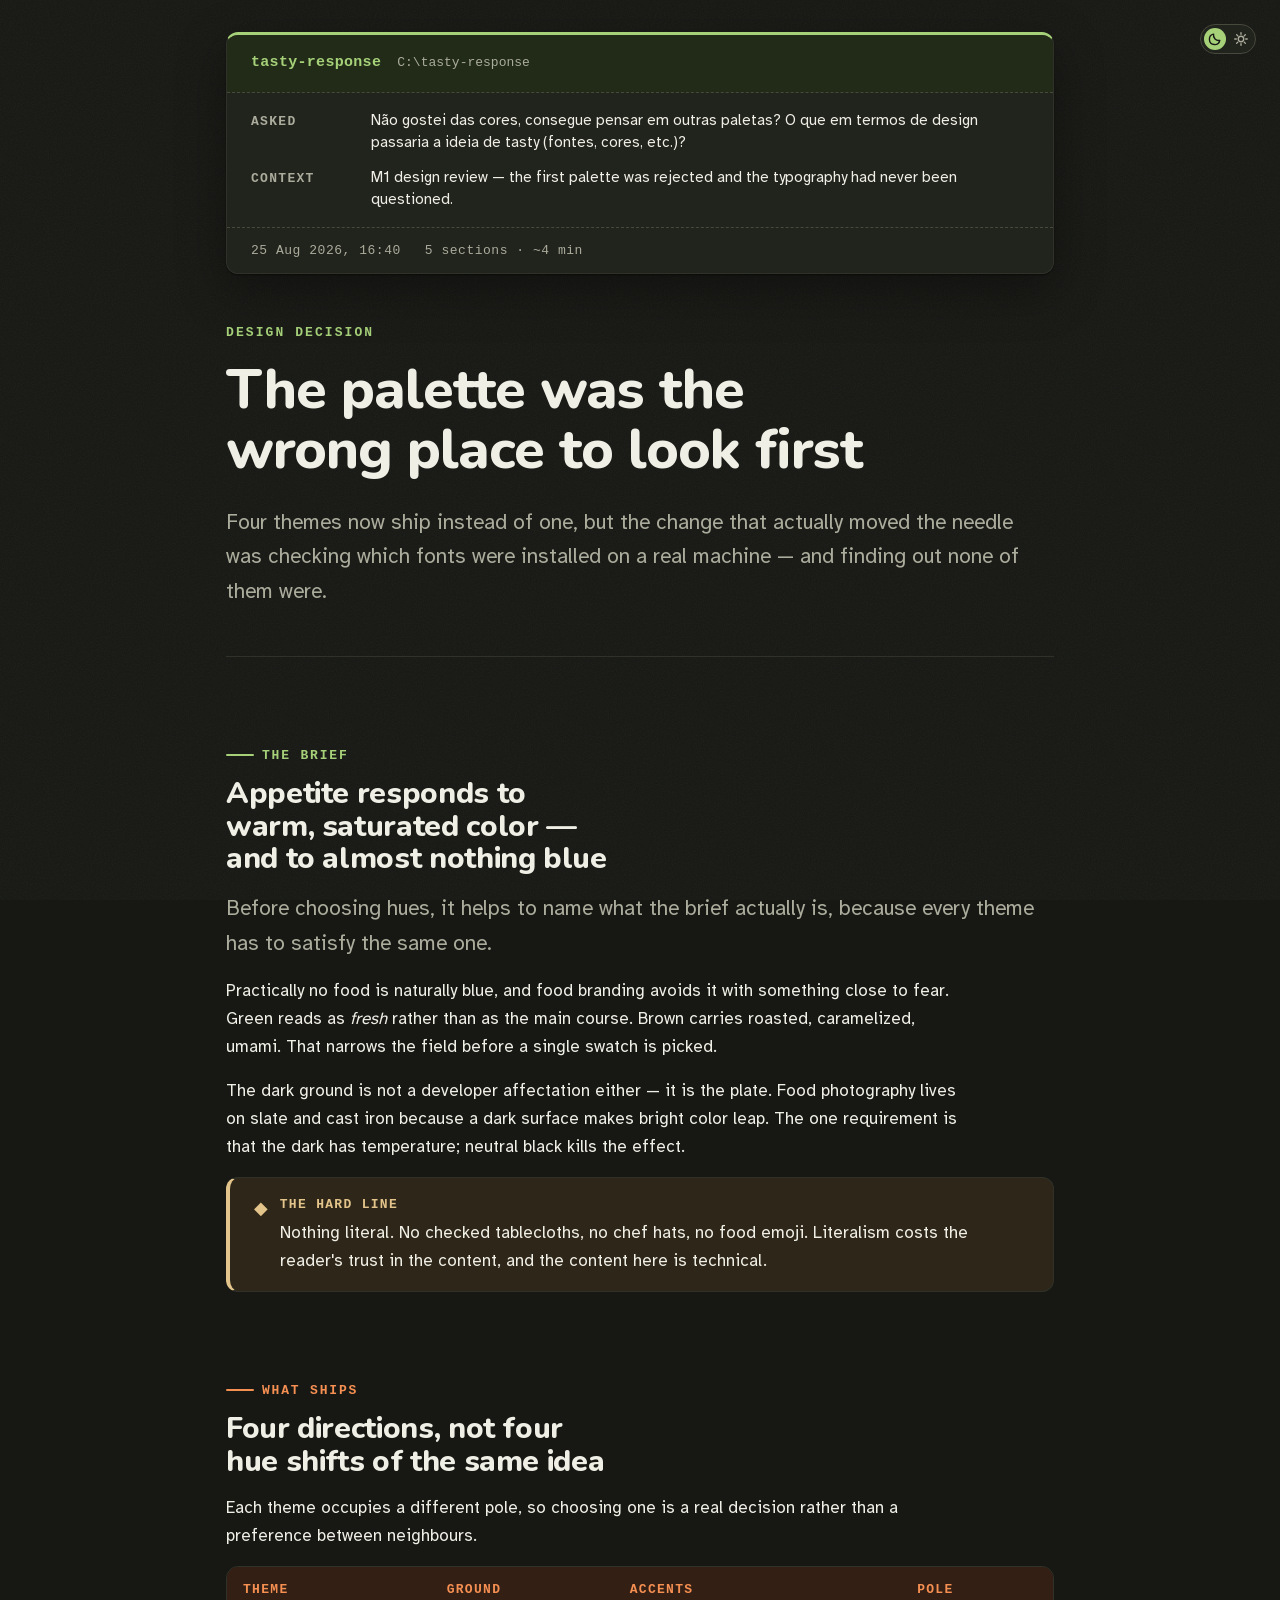
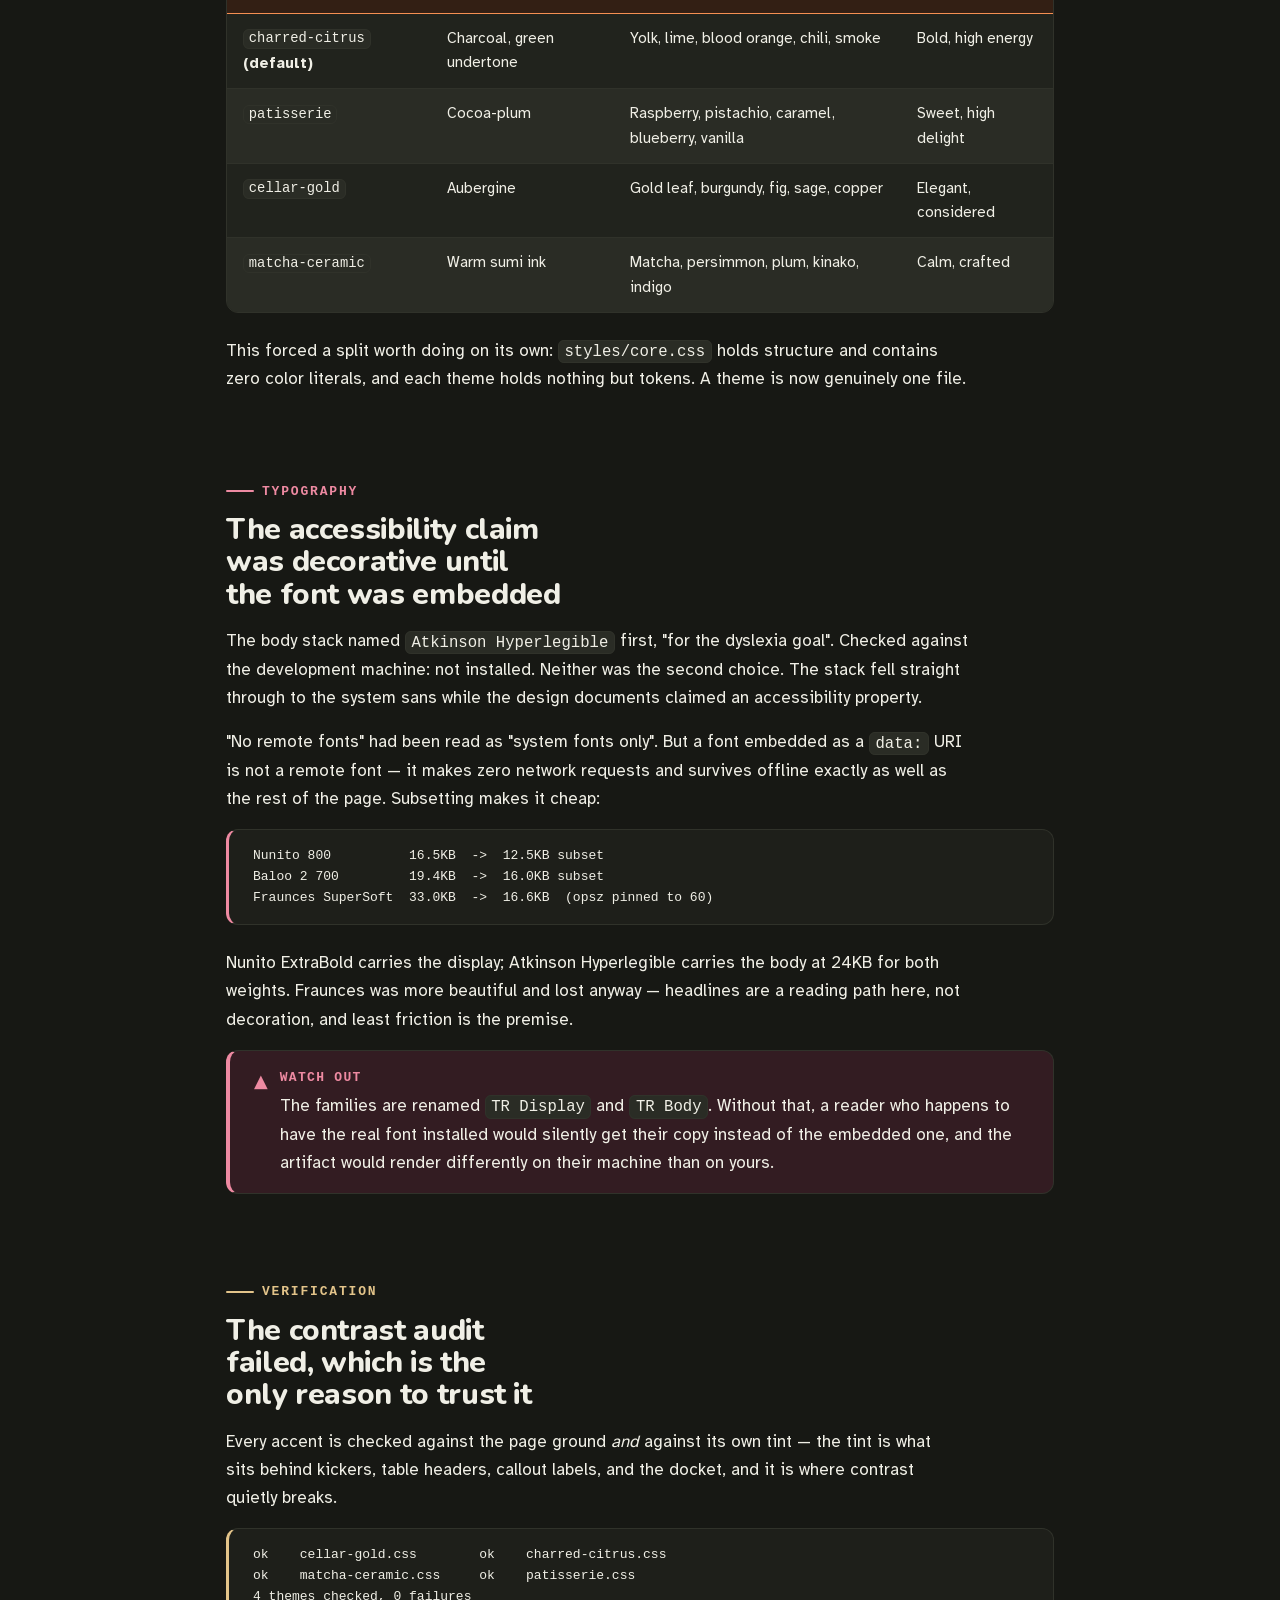
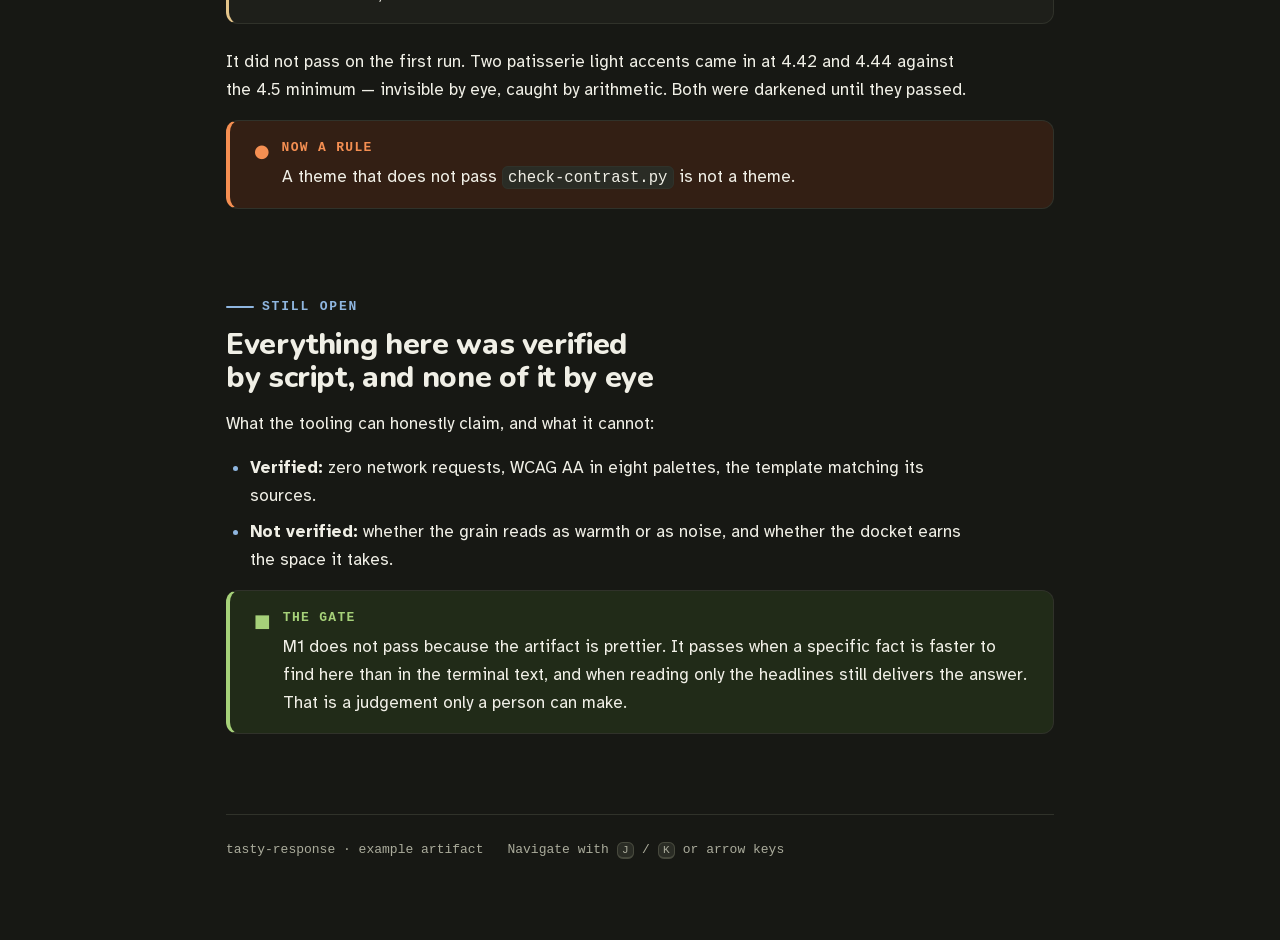
<file: examples/matcha-ceramic.html>
<!doctype html>
<!--
  tasty-response artifact template.

  Placeholders the generator replaces:

    Embedded Display Face         browser tab name — a short, specific noun phrase
    tasty-response  what identifies this work at a glance
    C:\tasty-response  local path or URL, whichever locates it
    Não gostei das cores, consegue pensar em outras paletas? O que em termos de design passaria a ideia de tasty (fontes, cores, etc.)?         the prompt verbatim if short, a faithful summary if long
    M1 design review — the first palette was rejected and the typography had never been questioned.       one sentence: why this was asked, what was going on
       <li> per attachment, named only — never inlined
    25 Aug 2026, 16:40     when this was generated
    5 sections · ~4 min      section count and estimated read, for orientation
    Design decision       2-4 word category label above the headline
    The palette was the wrong place to look first      the answer's single main claim
    Four themes now ship instead of one, but the change that actually moved the needle was checking which fonts were installed on a real machine — and finding out none of them were.    one sentence that delivers the answer to someone who
                      reads nothing else
    
  <section class="tr-section" data-accent="1">
    <p class="tr-kicker">The brief</p>
    <h2>Appetite responds to warm, saturated color — and to almost nothing blue</h2>
    <p class="tr-lead">Before choosing hues, it helps to name what the brief
    actually is, because every theme has to satisfy the same one.</p>
    <p>Practically no food is naturally blue, and food branding avoids it with
    something close to fear. Green reads as <em>fresh</em> rather than as the
    main course. Brown carries roasted, caramelized, umami. That narrows the
    field before a single swatch is picked.</p>
    <p>The dark ground is not a developer affectation either — it is the
    plate. Food photography lives on slate and cast iron because a dark
    surface makes bright color leap. The one requirement is that the dark has
    temperature; neutral black kills the effect.</p>
    <div class="tr-callout" data-kind="key">
      <span class="tr-callout-icon" aria-hidden="true">◆</span>
      <div>
        <span class="tr-callout-label">The hard line</span>
        <p>Nothing literal. No checked tablecloths, no chef hats, no food
        emoji. Literalism costs the reader's trust in the content, and the
        content here is technical.</p>
      </div>
    </div>
  </section>

  <section class="tr-section" data-accent="2">
    <p class="tr-kicker">What ships</p>
    <h2>Four directions, not four hue shifts of the same idea</h2>
    <p>Each theme occupies a different pole, so choosing one is a real
    decision rather than a preference between neighbours.</p>
    <div class="tr-scroll">
      <table>
        <thead>
          <tr><th>Theme</th><th>Ground</th><th>Accents</th><th>Pole</th></tr>
        </thead>
        <tbody>
          <tr><td><code>charred-citrus</code> <strong>(default)</strong></td><td>Charcoal, green undertone</td>
              <td>Yolk, lime, blood orange, chili, smoke</td><td>Bold, high energy</td></tr>
          <tr><td><code>patisserie</code></td><td>Cocoa-plum</td>
              <td>Raspberry, pistachio, caramel, blueberry, vanilla</td><td>Sweet, high delight</td></tr>
          <tr><td><code>cellar-gold</code></td><td>Aubergine</td>
              <td>Gold leaf, burgundy, fig, sage, copper</td><td>Elegant, considered</td></tr>
          <tr><td><code>matcha-ceramic</code></td><td>Warm sumi ink</td>
              <td>Matcha, persimmon, plum, kinako, indigo</td><td>Calm, crafted</td></tr>
        </tbody>
      </table>
    </div>
    <p>This forced a split worth doing on its own: <code>styles/core.css</code>
    holds structure and contains zero color literals, and each theme holds
    nothing but tokens. A theme is now genuinely one file.</p>
  </section>

  <section class="tr-section" data-accent="3">
    <p class="tr-kicker">Typography</p>
    <h2>The accessibility claim was decorative until the font was embedded</h2>
    <p>The body stack named <code>Atkinson Hyperlegible</code> first, "for the
    dyslexia goal". Checked against the development machine: not installed.
    Neither was the second choice. The stack fell straight through to the
    system sans while the design documents claimed an accessibility
    property.</p>
    <p>"No remote fonts" had been read as "system fonts only". But a font
    embedded as a <code>data:</code> URI is not a remote font — it makes zero
    network requests and survives offline exactly as well as the rest of the
    page. Subsetting makes it cheap:</p>
    <pre>Nunito 800          16.5KB  ->  12.5KB subset
Baloo 2 700         19.4KB  ->  16.0KB subset
Fraunces SuperSoft  33.0KB  ->  16.6KB  (opsz pinned to 60)</pre>
    <p>Nunito ExtraBold carries the display; Atkinson Hyperlegible carries the
    body at 24KB for both weights. Fraunces was more beautiful and lost
    anyway — headlines are a reading path here, not decoration, and least
    friction is the premise.</p>
    <div class="tr-callout" data-kind="warn">
      <span class="tr-callout-icon" aria-hidden="true">▲</span>
      <div>
        <span class="tr-callout-label">Watch out</span>
        <p>The families are renamed <code>TR Display</code> and
        <code>TR Body</code>. Without that, a reader who happens to have the
        real font installed would silently get their copy instead of the
        embedded one, and the artifact would render differently on their
        machine than on yours.</p>
      </div>
    </div>
  </section>

  <section class="tr-section" data-accent="4">
    <p class="tr-kicker">Verification</p>
    <h2>The contrast audit failed, which is the only reason to trust it</h2>
    <p>Every accent is checked against the page ground <em>and</em> against
    its own tint — the tint is what sits behind kickers, table headers,
    callout labels, and the docket, and it is where contrast quietly
    breaks.</p>
    <pre>ok    cellar-gold.css        ok    charred-citrus.css
ok    matcha-ceramic.css     ok    patisserie.css
4 themes checked, 0 failures</pre>
    <p>It did not pass on the first run. Two patisserie light accents came in
    at 4.42 and 4.44 against the 4.5 minimum — invisible by eye, caught by
    arithmetic. Both were darkened until they passed.</p>
    <div class="tr-callout" data-kind="ok">
      <span class="tr-callout-icon" aria-hidden="true">●</span>
      <div>
        <span class="tr-callout-label">Now a rule</span>
        <p>A theme that does not pass <code>check-contrast.py</code> is not a
        theme.</p>
      </div>
    </div>
  </section>

  <section class="tr-section" data-accent="5">
    <p class="tr-kicker">Still open</p>
    <h2>Everything here was verified by script, and none of it by eye</h2>
    <p>What the tooling can honestly claim, and what it cannot:</p>
    <ul>
      <li><strong>Verified:</strong> zero network requests, WCAG AA in eight
      palettes, the template matching its sources.</li>
      <li><strong>Not verified:</strong> whether the grain reads as warmth or
      as noise, and whether the docket earns the space it takes.</li>
    </ul>
    <div class="tr-callout" data-kind="stop">
      <span class="tr-callout-icon" aria-hidden="true">■</span>
      <div>
        <span class="tr-callout-label">The gate</span>
        <p>M1 does not pass because the artifact is prettier. It passes when a
        specific fact is faster to find here than in the terminal text, and
        when reading only the headlines still delivers the answer. That is a
        judgement only a person can make.</p>
      </div>
    </div>
  </section>
      the body — see SKILL.md for the component vocabulary
    tasty-response · example artifact          generator provenance line

  Hard constraints: single file, zero external requests, valid standalone
  document, usable with JavaScript disabled. See docs/design-principles.md.

  This file is ASSEMBLED by build.py from four parts, in order:
    fonts/tr-display.css   the embedded display face (base64 woff2)
    styles/core.css        structure and components, no color literals
    themes/<name>.css      the palette — the only part that varies
    templates/_head.html + _tail.html   this shell

  To switch themes, replace everything between the TR:THEME markers with the
  contents of another themes/*.css. To change anything else, edit the source
  part and re-run build.py — never hand-patch this file.
-->
<html lang="en">
<head>
<meta charset="utf-8">
<meta name="viewport" content="width=device-width, initial-scale=1">
<meta name="color-scheme" content="dark light">
<meta name="generator" content="tasty-response">
<title>Embedded Display Face</title>
<script>
/* Runs before first paint: applies the saved theme and arms motion, so
   neither one flashes. Everything here degrades to the dark default. */
(function () {
  var r = document.documentElement;
  r.setAttribute("data-js", "");   // reveals the theme switch; inert controls stay hidden
  try {
    if (localStorage.getItem("tr-theme") === "light") r.setAttribute("data-theme", "light");
  } catch (e) { /* blocked storage: keep the default */ }
  try {
    if (!window.matchMedia("(prefers-reduced-motion: reduce)").matches) {
      r.setAttribute("data-anim", "");
    }
  } catch (e) { /* no matchMedia: no animation, no harm */ }
})();
</script>
<style>
/* ===== TR:FONT-BODY — from fonts/tr-body.css, do not edit here ===== */
/* tasty-response — embedded body face
 *
 * Atkinson Hyperlegible, weights 400 and 700, subset to Basic Latin +
 * Latin-1 Supplement (full pt-BR coverage) + typographic punctuation.
 *
 * Why embedded rather than named in a font stack: it was named first in the
 * stack and it is installed on almost nobody's machine, which meant the
 * accessibility claim in the docs was decorative. On a stock Windows box the
 * stack fell through to Segoe UI. A promise that depends on the reader having
 * already installed the right font is not a promise (D-014).
 *
 * Designed by the Braille Institute for low-vision readers: letterforms that
 * are commonly confused — I l 1, O 0, b d p q — are deliberately
 * differentiated. That is the property this project needs, and it is the one
 * a generic system sans does not guarantee.
 *
 * About 24KB for both weights. Licensed under SIL OFL 1.1.
 * Copyright 2020 Braille Institute of America, Inc.
 * Full license text: fonts/licenses/AtkinsonHyperlegible-OFL.txt
 *
 * Renamed "TR Body" so a locally installed copy cannot shadow it.
 */
@font-face {
  font-family: "TR Body";
  font-style: normal;
  font-weight: 400;
  font-display: block;
  src: url("[data-uri]") format("woff2");
}
@font-face {
  font-family: "TR Body";
  font-style: normal;
  font-weight: 700;
  font-display: block;
  src: url("[data-uri]") format("woff2");
}

/* ===== TR:FONT-DISPLAY — from fonts/tr-display-nunito.css, do not edit here ===== */
/* tasty-response — display face option: Nunito
 *
 * Nunito ExtraBold, subset to Basic Latin + Latin-1 Supplement + typographic
 * punctuation. About 16KB as base64.
 *
 * A sans alternative to the Fraunces default: rounded terminals carry the
 * confectionery warmth the name asks for, with no serifs and no high stroke
 * contrast. Select it with `build.py --display nunito`.
 *
 * Licensed under SIL OFL 1.1.
 * Copyright 2014 The Nunito Project Authors
 * Full license text: fonts/licenses/Nunito-OFL.txt
 *
 * Renamed "TR Display" so it drops into the same slot as any other option.
 */
@font-face {
  font-family: "TR Display";
  font-style: normal;
  font-weight: 700;
  font-display: block;
  src: url("[data-uri]") format("woff2");
}

/* ===== TR:CORE — from styles/core.css, do not edit here ===== */
/* tasty-response — core styles
 *
 * Structure, components, and the non-color tokens. Palette lives entirely in
 * themes/<name>.css, which is what makes a theme swap a one-file change.
 *
 * Rule: not one color literal below this comment. Every color comes from a
 * token the theme defines. If you need a new color, add a token to all four
 * themes rather than hardcoding it here.
 */

:root {
  /* Type: three roles. Display carries the claims, body carries the read,
     mono carries every label and datum. "TR Display" and "TR Body" are both
     embedded (fonts/); the fallbacks matter only if those blocks are
     stripped. Body legibility is the one that governs reading ergonomics,
     which is why it is embedded rather than wished for — see D-014. */
  --font-display: "TR Display", "Nunito", "Fraunces", Georgia,
                  "Segoe UI Variable Display", system-ui, sans-serif;
  --font: "TR Body", "Atkinson Hyperlegible", "Inter", system-ui,
          -apple-system, "Segoe UI Variable Text", "Segoe UI", Roboto,
          "Helvetica Neue", Arial, sans-serif;
  --font-mono: ui-monospace, "Cascadia Code", "JetBrains Mono", "SF Mono",
               Menlo, Consolas, "Liberation Mono", monospace;

  --t-xs:   0.8125rem;
  --t-sm:   0.9375rem;
  --t-body: 1.0625rem;
  --t-lead: 1.3125rem;
  --t-h3:   1.375rem;
  --t-h2:   1.875rem;
  --t-h1:   clamp(2.25rem, 1.5rem + 3vw, 3.5rem);
  --lh-body: 1.65;
  --lh-tight: 1.08;
  --measure: 68ch;

  --s1: .25rem; --s2: .5rem;  --s3: .75rem; --s4: 1rem;
  --s5: 1.5rem; --s6: 2rem;   --s7: 3rem;   --s8: 5rem;

  --radius: 12px;
  --radius-sm: 6px;

  /* Warmth on a flat dark ground comes from texture, not from more color.
     One inline SVG; the xmlns is a namespace, not a URL the browser fetches.
     Each theme sets --grain-opacity to suit its ground. */
  --grain: url("data:image/svg+xml,%3Csvg xmlns='http://www.w3.org/2000/svg' width='140' height='140'%3E%3Cfilter id='n'%3E%3CfeTurbulence type='fractalNoise' baseFrequency='.85' numOctaves='3' stitchTiles='stitch'/%3E%3C/filter%3E%3Crect width='140' height='140' filter='url(%23n)'/%3E%3C/svg%3E");
}

/* ---------- base ---------- */
* { box-sizing: border-box; }
html { -webkit-text-size-adjust: 100%; scroll-behavior: smooth; }
@media (prefers-reduced-motion: reduce) {
  html { scroll-behavior: auto; }
  *, *::before, *::after {
    animation-duration: .01ms !important;
    transition-duration: .01ms !important;
  }
}
body {
  margin: 0;
  background: var(--bg);
  color: var(--fg);
  font-family: var(--font);
  font-size: var(--t-body);
  line-height: var(--lh-body);
  overflow-x: hidden;
  -webkit-font-smoothing: antialiased;
}
body::before {
  content: "";
  position: fixed; inset: 0; z-index: 0; pointer-events: none;
  background-image: var(--grain);
  opacity: var(--grain-opacity);
}
:focus-visible {
  outline: 3px solid var(--accent-fg);
  outline-offset: 3px;
  border-radius: var(--radius-sm);
}
::selection { background: var(--accent-fg); color: var(--bg); }

.tr-page {
  position: relative; z-index: 1;
  max-width: calc(var(--measure) + var(--s8) + var(--s7));
  margin: 0 auto;
  padding: var(--s6) var(--s5) var(--s8);
}

/* ---------- the docket: signature element ----------
   A kitchen order ticket. It answers "which tab is this?" at a glance —
   project, path, what was asked — which is its entire reason to exist when
   six of these are open. Mono throughout: instrument panel, not prose. */
.tr-docket {
  border: 1px solid var(--border);
  border-top: 3px solid var(--accent-fg);
  border-radius: var(--radius);
  background: var(--surface);
  box-shadow: var(--shadow);
  font-family: var(--font-mono);
  font-size: var(--t-xs);
  margin-bottom: var(--s7);
  overflow: hidden;
}
.tr-docket-id {
  display: flex; flex-wrap: wrap; align-items: baseline;
  gap: var(--s2) var(--s4);
  padding: var(--s4) var(--s5);
  background: var(--accent-tint);
  border-bottom: 1px dashed var(--border-strong);
}
.tr-docket-project {
  font-weight: 700; font-size: var(--t-sm);
  letter-spacing: .02em; color: var(--accent-fg);
}
.tr-docket-path { color: var(--fg-muted); word-break: break-all; font-size: var(--t-xs); }
.tr-docket-fields { margin: 0; padding: var(--s4) var(--s5); display: grid; gap: var(--s3); }
.tr-docket-fields > div {
  display: grid; grid-template-columns: 6.5rem 1fr; gap: var(--s4);
  align-items: baseline;
}
.tr-docket-fields dt {
  font-size: var(--t-xs); font-weight: 700; letter-spacing: .1em;
  text-transform: uppercase; color: var(--fg-muted);
}
.tr-docket-fields dd {
  margin: 0; color: var(--fg); font-family: var(--font);
  font-size: var(--t-sm); line-height: 1.5;
}
.tr-docket-attachments { list-style: none; margin: 0; padding: 0; }
.tr-docket-attachments li {
  display: inline-block; margin: 0 var(--s2) var(--s1) 0;
  font-family: var(--font-mono); font-size: var(--t-xs);
  color: var(--fg-muted);
  border: 1px solid var(--border-strong); border-radius: var(--radius-sm);
  padding: .1em .45em;
}
.tr-docket-foot {
  display: flex; flex-wrap: wrap; gap: var(--s2) var(--s5);
  padding: var(--s3) var(--s5);
  border-top: 1px dashed var(--border-strong);
  color: var(--fg-muted); letter-spacing: .04em;
}

/* ---------- header ---------- */
.tr-head { padding-bottom: var(--s7); border-bottom: 1px solid var(--border); }
.tr-eyebrow {
  font-family: var(--font-mono); font-size: var(--t-xs); font-weight: 700;
  letter-spacing: .16em; text-transform: uppercase;
  color: var(--accent-fg); margin: 0 0 var(--s4);
}
.tr-head h1 {
  font-family: var(--font-display); font-weight: 700;
  font-size: var(--t-h1); line-height: var(--lh-tight);
  letter-spacing: -.018em; margin: 0 0 var(--s5);
  max-width: 20ch; text-wrap: balance;
}
.tr-standfirst {
  font-size: var(--t-lead); color: var(--fg-muted);
  margin: 0; max-width: var(--measure); text-wrap: pretty;
}

/* ---------- sections: the chunking unit ----------
   The gap BETWEEN sections is larger than any gap within one. That
   difference is what makes chunks read as chunks; if it flattens, the page
   becomes a styled wall. */
.tr-section { margin-top: var(--s8); scroll-margin-top: var(--s5); }
.tr-section[data-accent="1"] { --accent-fg: var(--a1-fg); --accent-tint: var(--a1-tint); }
.tr-section[data-accent="2"] { --accent-fg: var(--a2-fg); --accent-tint: var(--a2-tint); }
.tr-section[data-accent="3"] { --accent-fg: var(--a3-fg); --accent-tint: var(--a3-tint); }
.tr-section[data-accent="4"] { --accent-fg: var(--a4-fg); --accent-tint: var(--a4-tint); }
.tr-section[data-accent="5"] { --accent-fg: var(--a5-fg); --accent-tint: var(--a5-tint); }

.tr-kicker {
  display: inline-flex; align-items: center; gap: var(--s2);
  font-family: var(--font-mono); font-size: var(--t-xs); font-weight: 700;
  letter-spacing: .14em; text-transform: uppercase; color: var(--accent-fg);
  margin: 0 0 var(--s3);
}
.tr-kicker::before {
  content: ""; width: 1.75rem; height: 2px;
  background: var(--accent-fg); border-radius: 2px;
}
/* Headline = the claim. A headline-only scan must deliver the answer. */
.tr-section > h2 {
  font-family: var(--font-display); font-weight: 700;
  font-size: var(--t-h2); line-height: var(--lh-tight);
  letter-spacing: -.012em; margin: 0 0 var(--s4);
  max-width: 24ch; text-wrap: balance;
}
.tr-section h3 {
  font-family: var(--font-display); font-weight: 700;
  font-size: var(--t-h3); line-height: 1.2;
  margin: var(--s6) 0 var(--s3);
}
p { margin: 0 0 var(--s4); max-width: var(--measure); text-wrap: pretty; }
.tr-lead { font-size: var(--t-lead); color: var(--fg-muted); }
strong { font-weight: 700; color: var(--fg); }
a { color: var(--accent-fg); text-underline-offset: 3px; text-decoration-thickness: 1px; }

ul, ol { margin: 0 0 var(--s4); padding-left: var(--s5); max-width: var(--measure); }
li { margin-bottom: var(--s2); }
li::marker { color: var(--accent-fg); font-weight: 700; }

/* ---------- callouts: meaning never carried by color alone ---------- */
.tr-callout {
  display: grid; grid-template-columns: auto 1fr; gap: var(--s3);
  background: var(--accent-tint);
  border: 1px solid var(--border); border-left: 4px solid var(--accent-fg);
  border-radius: var(--radius); padding: var(--s4) var(--s5);
  margin: 0 0 var(--s5);
}
.tr-callout-icon { font-size: 1.05em; line-height: var(--lh-body); color: var(--accent-fg); }
.tr-callout > div > :last-child { margin-bottom: 0; }
.tr-callout-label {
  display: block; font-family: var(--font-mono);
  font-size: var(--t-xs); font-weight: 700; letter-spacing: .1em;
  text-transform: uppercase; color: var(--accent-fg); margin-bottom: var(--s1);
}
.tr-callout[data-kind="key"]  { --accent-fg: var(--a4-fg); --accent-tint: var(--a4-tint); }
.tr-callout[data-kind="warn"] { --accent-fg: var(--a3-fg); --accent-tint: var(--a3-tint); }
.tr-callout[data-kind="stop"] { --accent-fg: var(--a1-fg); --accent-tint: var(--a1-tint); }
.tr-callout[data-kind="ok"]   { --accent-fg: var(--a2-fg); --accent-tint: var(--a2-tint); }

/* ---------- wide content scrolls inside itself, never the page ---------- */
.tr-scroll {
  overflow-x: auto; margin: 0 0 var(--s5);
  border: 1px solid var(--border); border-radius: var(--radius);
  background: var(--surface);
}
table { border-collapse: collapse; width: 100%; font-size: var(--t-sm); }
caption {
  text-align: left; color: var(--fg-muted);
  font-size: var(--t-xs); padding: var(--s3) var(--s4) 0;
}
th, td {
  text-align: left; padding: var(--s3) var(--s4);
  border-bottom: 1px solid var(--border); vertical-align: top;
}
thead th {
  font-family: var(--font-mono); font-size: var(--t-xs);
  text-transform: uppercase; letter-spacing: .1em;
  color: var(--accent-fg); background: var(--accent-tint);
  border-bottom: 1px solid var(--accent-fg); white-space: nowrap;
}
tbody tr:last-child td { border-bottom: none; }
tbody tr:nth-child(even) { background: var(--surface-2); }

pre {
  background: var(--bg-elevated); border: 1px solid var(--border);
  border-left: 3px solid var(--accent-fg);
  border-radius: var(--radius); padding: var(--s4) var(--s5);
  overflow-x: auto; margin: 0 0 var(--s5);
  font-family: var(--font-mono); font-size: var(--t-xs); line-height: 1.6;
}
code { font-family: var(--font-mono); font-size: .92em; }
:not(pre) > code {
  background: var(--surface-2); border: 1px solid var(--border);
  border-radius: var(--radius-sm); padding: .1em .35em;
}

.tr-card {
  background: var(--surface); border: 1px solid var(--border);
  border-radius: var(--radius); padding: var(--s5);
  margin: 0 0 var(--s5);
}
.tr-card > :last-child { margin-bottom: 0; }
.tr-grid {
  display: grid; gap: var(--s4);
  grid-template-columns: repeat(auto-fit, minmax(15rem, 1fr));
  margin: 0 0 var(--s5);
}
.tr-grid > .tr-card { margin: 0; }

figure { margin: 0 0 var(--s5); }
figcaption {
  font-family: var(--font-mono); font-size: var(--t-xs);
  color: var(--fg-muted); margin-top: var(--s2);
}
svg { max-width: 100%; height: auto; }

/* ---------- footer ---------- */
.tr-foot {
  margin-top: var(--s8); padding-top: var(--s5);
  border-top: 1px solid var(--border);
  font-family: var(--font-mono); font-size: var(--t-xs);
  color: var(--fg-muted);
  display: flex; flex-wrap: wrap; gap: var(--s2) var(--s5);
}
kbd {
  font-family: var(--font-mono); font-size: .85em;
  background: var(--surface-2); border: 1px solid var(--border-strong);
  border-bottom-width: 2px; border-radius: var(--radius-sm); padding: .1em .4em;
}

/* ---------- motion: one orchestrated reveal, armed from the head script ----
   [data-anim] is set only when motion is allowed. With JS off or reduced
   motion on, none of this applies and the page is fully visible. */
:root[data-anim] .tr-section {
  transition: opacity .55s cubic-bezier(.22,.61,.36,1),
              transform .55s cubic-bezier(.22,.61,.36,1);
}
:root[data-anim] .tr-section:not(.is-in) { opacity: 0; transform: translateY(14px); }
:root[data-anim] .tr-docket { animation: tr-rise .5s cubic-bezier(.22,.61,.36,1) both; }
:root[data-anim] .tr-head h1 { animation: tr-rise .5s cubic-bezier(.22,.61,.36,1) .06s both; }
:root[data-anim] .tr-standfirst { animation: tr-rise .5s cubic-bezier(.22,.61,.36,1) .12s both; }
@keyframes tr-rise { from { opacity: 0; transform: translateY(14px); } to { opacity: 1; transform: none; } }

@media (max-width: 40rem) {
  .tr-page { padding: var(--s4) var(--s4) var(--s7); }
  .tr-section { margin-top: var(--s7); }
  .tr-docket-fields > div { grid-template-columns: 1fr; gap: var(--s1); }
  .tr-head h1, .tr-section > h2 { max-width: none; }
}
@media print {
  body::before, .tr-toggle { display: none; }
  .tr-section { break-inside: avoid; }
  .tr-foot { display: none; }
}

/* ===== TR:THEME matcha-ceramic — from themes/matcha-ceramic.css ===== */
/* tasty-response theme: matcha-ceramic
 *
 * Matcha & Ceramic — kissaten, unglazed porcelain. Warm sumi ink with
 * matcha, persimmon, plum. The calm, crafted pole.
 *
 * Colors only. Structure lives in styles/core.css. Dark is the default
 * (D-009); the light block applies when the reader toggles it.
 */

:root {
  --bg:            #171814;
  --bg-elevated:   #1E1F1A;
  --surface:       #21231D;
  --surface-2:     #2A2C25;
  --fg:            #F0EFE6;
  --fg-muted:      #ABAC9C;
  --border:        #30322A;
  --border-strong: #47493D;
  --shadow: 0 1px 2px rgba(0,0,0,.5), 0 16px 48px rgba(0,0,0,.35);

  --a1-fg: #A6D179;  --a1-tint: #212B18;   /* matcha */
  --a2-fg: #F58F52;  --a2-tint: #331F14;   /* persimmon */
  --a3-fg: #EE8AA2;  --a3-tint: #331C22;   /* ume */
  --a4-fg: #E3C48A;  --a4-tint: #2E2618;   /* kinako */
  --a5-fg: #8FB6E0;  --a5-tint: #1B2530;   /* indigo */

  --accent-fg:   var(--a1-fg);
  --accent-tint: var(--a1-tint);
  --grain-opacity: .05;
}

:root[data-theme="light"] {
  --bg:            #F8F7EF;
  --bg-elevated:   #FFFFFF;
  --surface:       #FFFFFF;
  --surface-2:     #EFEEE1;
  --fg:            #17190F;
  --fg-muted:      #5D604D;
  --border:        #E2E0CE;
  --border-strong: #C0BEA3;
  --shadow: 0 1px 2px rgba(40,25,30,.06), 0 16px 40px rgba(40,25,30,.07);

  --a1-fg: #4C7A28;  --a1-tint: #EDF5E1;   /* matcha */
  --a2-fg: #B04E12;  --a2-tint: #FAEBDF;   /* persimmon */
  --a3-fg: #B23E5C;  --a3-tint: #FBE8ED;   /* ume */
  --a4-fg: #7A5A14;  --a4-tint: #F7EFD9;   /* kinako */
  --a5-fg: #2B5C96;  --a5-tint: #E4EDF7;   /* indigo */

  --accent-fg:   var(--a1-fg);
  --accent-tint: var(--a1-tint);
  --grain-opacity: .028;
}
/* ===== TR:THEME END ===== */
/* ---------- template chrome (not part of the theme) ----------
   A switch, not a button: the knob's position states which mode is on
   without the reader having to interpret a word. Hidden entirely when
   JavaScript is off, because an inert control is worse than no control. */
.tr-toggle { display: none; }
:root[data-js] .tr-toggle {
  position: fixed; top: var(--s4); right: var(--s4); z-index: 20;
  display: inline-flex; align-items: center;
  background: none; border: 0; padding: var(--s2); cursor: pointer;
  border-radius: 999px;
}
.tr-toggle-track {
  position: relative; display: block;
  width: 3.5rem; height: 1.875rem;
  background: var(--surface); border: 1px solid var(--border-strong);
  border-radius: 999px;
  transition: border-color .2s ease;
}
.tr-toggle:hover .tr-toggle-track { border-color: var(--accent-fg); }
.tr-toggle-icon {
  position: absolute; top: 50%; width: .875rem; height: .875rem;
  transform: translateY(-50%); color: var(--fg-muted);
  transition: color .25s ease;
}
.tr-toggle-icon-moon { left: .4375rem; }
.tr-toggle-icon-sun  { right: .4375rem; }
.tr-toggle-knob {
  position: absolute; top: 50%; left: .1875rem;
  width: 1.375rem; height: 1.375rem; border-radius: 50%;
  background: var(--accent-fg);
  transform: translateY(-50%);
  transition: transform .28s cubic-bezier(.22,.61,.36,1);
}
/* Dark: knob rests over the moon. Light: it slides to the sun. */
:root[data-theme="light"] .tr-toggle-knob { transform: translateY(-50%) translateX(1.625rem); }
:root:not([data-theme="light"]) .tr-toggle-icon-moon { color: var(--bg); }
:root[data-theme="light"] .tr-toggle-icon-sun { color: var(--bg); }
.tr-skip {
  position: absolute; left: -9999px;
  background: var(--surface); color: var(--fg);
  padding: var(--s3) var(--s4); border-radius: var(--radius-sm); z-index: 30;
}
.tr-skip:focus { left: var(--s4); top: var(--s4); position: fixed; }
</style>
</head>
<body>

<a class="tr-skip" href="#tr-answer">Skip to the answer</a>

<button class="tr-toggle" type="button" role="switch" aria-checked="false"
        aria-label="Light theme" data-tr-toggle>
  <span class="tr-toggle-track">
    <span class="tr-toggle-knob"></span>
    <svg class="tr-toggle-icon tr-toggle-icon-moon" viewBox="0 0 16 16" fill="none"
         stroke="currentColor" stroke-width="1.6" aria-hidden="true">
      <path d="M13.5 9.6A6 6 0 0 1 6.4 2.5a6 6 0 1 0 7.1 7.1Z" stroke-linejoin="round"/>
    </svg>
    <svg class="tr-toggle-icon tr-toggle-icon-sun" viewBox="0 0 16 16" fill="none"
         stroke="currentColor" stroke-width="1.6" aria-hidden="true">
      <circle cx="8" cy="8" r="3.1"/>
      <path d="M8 .9v1.7M8 13.4v1.7M.9 8h1.7M13.4 8h1.7M3 3l1.2 1.2M11.8 11.8 13 13M13 3l-1.2 1.2M4.2 11.8 3 13"
            stroke-linecap="round"/>
    </svg>
  </span>
</button>

<main class="tr-page">

  <!-- The docket. Identifies this tab among six open ones: what project,
       where it lives, what was asked, why. -->
  <div class="tr-docket">
    <div class="tr-docket-id">
      <span class="tr-docket-project">tasty-response</span>
      <span class="tr-docket-path">C:\tasty-response</span>
    </div>
    <dl class="tr-docket-fields">
      <div>
        <dt>Asked</dt>
        <dd>Não gostei das cores, consegue pensar em outras paletas? O que em termos de design passaria a ideia de tasty (fontes, cores, etc.)?</dd>
      </div>
      <div>
        <dt>Context</dt>
        <dd>M1 design review — the first palette was rejected and the typography had never been questioned.</dd>
      </div>
    </dl>
    <div class="tr-docket-foot">
      <span>25 Aug 2026, 16:40</span>
      <span>5 sections · ~4 min</span>
    </div>
  </div>

  <header class="tr-head" id="tr-answer">
    <p class="tr-eyebrow">Design decision</p>
    <h1>The palette was the wrong place to look first</h1>
    <p class="tr-standfirst">Four themes now ship instead of one, but the change that actually moved the needle was checking which fonts were installed on a real machine — and finding out none of them were.</p>
  </header>

  
  <section class="tr-section" data-accent="1">
    <p class="tr-kicker">The brief</p>
    <h2>Appetite responds to warm, saturated color — and to almost nothing blue</h2>
    <p class="tr-lead">Before choosing hues, it helps to name what the brief
    actually is, because every theme has to satisfy the same one.</p>
    <p>Practically no food is naturally blue, and food branding avoids it with
    something close to fear. Green reads as <em>fresh</em> rather than as the
    main course. Brown carries roasted, caramelized, umami. That narrows the
    field before a single swatch is picked.</p>
    <p>The dark ground is not a developer affectation either — it is the
    plate. Food photography lives on slate and cast iron because a dark
    surface makes bright color leap. The one requirement is that the dark has
    temperature; neutral black kills the effect.</p>
    <div class="tr-callout" data-kind="key">
      <span class="tr-callout-icon" aria-hidden="true">◆</span>
      <div>
        <span class="tr-callout-label">The hard line</span>
        <p>Nothing literal. No checked tablecloths, no chef hats, no food
        emoji. Literalism costs the reader's trust in the content, and the
        content here is technical.</p>
      </div>
    </div>
  </section>

  <section class="tr-section" data-accent="2">
    <p class="tr-kicker">What ships</p>
    <h2>Four directions, not four hue shifts of the same idea</h2>
    <p>Each theme occupies a different pole, so choosing one is a real
    decision rather than a preference between neighbours.</p>
    <div class="tr-scroll">
      <table>
        <thead>
          <tr><th>Theme</th><th>Ground</th><th>Accents</th><th>Pole</th></tr>
        </thead>
        <tbody>
          <tr><td><code>charred-citrus</code> <strong>(default)</strong></td><td>Charcoal, green undertone</td>
              <td>Yolk, lime, blood orange, chili, smoke</td><td>Bold, high energy</td></tr>
          <tr><td><code>patisserie</code></td><td>Cocoa-plum</td>
              <td>Raspberry, pistachio, caramel, blueberry, vanilla</td><td>Sweet, high delight</td></tr>
          <tr><td><code>cellar-gold</code></td><td>Aubergine</td>
              <td>Gold leaf, burgundy, fig, sage, copper</td><td>Elegant, considered</td></tr>
          <tr><td><code>matcha-ceramic</code></td><td>Warm sumi ink</td>
              <td>Matcha, persimmon, plum, kinako, indigo</td><td>Calm, crafted</td></tr>
        </tbody>
      </table>
    </div>
    <p>This forced a split worth doing on its own: <code>styles/core.css</code>
    holds structure and contains zero color literals, and each theme holds
    nothing but tokens. A theme is now genuinely one file.</p>
  </section>

  <section class="tr-section" data-accent="3">
    <p class="tr-kicker">Typography</p>
    <h2>The accessibility claim was decorative until the font was embedded</h2>
    <p>The body stack named <code>Atkinson Hyperlegible</code> first, "for the
    dyslexia goal". Checked against the development machine: not installed.
    Neither was the second choice. The stack fell straight through to the
    system sans while the design documents claimed an accessibility
    property.</p>
    <p>"No remote fonts" had been read as "system fonts only". But a font
    embedded as a <code>data:</code> URI is not a remote font — it makes zero
    network requests and survives offline exactly as well as the rest of the
    page. Subsetting makes it cheap:</p>
    <pre>Nunito 800          16.5KB  ->  12.5KB subset
Baloo 2 700         19.4KB  ->  16.0KB subset
Fraunces SuperSoft  33.0KB  ->  16.6KB  (opsz pinned to 60)</pre>
    <p>Nunito ExtraBold carries the display; Atkinson Hyperlegible carries the
    body at 24KB for both weights. Fraunces was more beautiful and lost
    anyway — headlines are a reading path here, not decoration, and least
    friction is the premise.</p>
    <div class="tr-callout" data-kind="warn">
      <span class="tr-callout-icon" aria-hidden="true">▲</span>
      <div>
        <span class="tr-callout-label">Watch out</span>
        <p>The families are renamed <code>TR Display</code> and
        <code>TR Body</code>. Without that, a reader who happens to have the
        real font installed would silently get their copy instead of the
        embedded one, and the artifact would render differently on their
        machine than on yours.</p>
      </div>
    </div>
  </section>

  <section class="tr-section" data-accent="4">
    <p class="tr-kicker">Verification</p>
    <h2>The contrast audit failed, which is the only reason to trust it</h2>
    <p>Every accent is checked against the page ground <em>and</em> against
    its own tint — the tint is what sits behind kickers, table headers,
    callout labels, and the docket, and it is where contrast quietly
    breaks.</p>
    <pre>ok    cellar-gold.css        ok    charred-citrus.css
ok    matcha-ceramic.css     ok    patisserie.css
4 themes checked, 0 failures</pre>
    <p>It did not pass on the first run. Two patisserie light accents came in
    at 4.42 and 4.44 against the 4.5 minimum — invisible by eye, caught by
    arithmetic. Both were darkened until they passed.</p>
    <div class="tr-callout" data-kind="ok">
      <span class="tr-callout-icon" aria-hidden="true">●</span>
      <div>
        <span class="tr-callout-label">Now a rule</span>
        <p>A theme that does not pass <code>check-contrast.py</code> is not a
        theme.</p>
      </div>
    </div>
  </section>

  <section class="tr-section" data-accent="5">
    <p class="tr-kicker">Still open</p>
    <h2>Everything here was verified by script, and none of it by eye</h2>
    <p>What the tooling can honestly claim, and what it cannot:</p>
    <ul>
      <li><strong>Verified:</strong> zero network requests, WCAG AA in eight
      palettes, the template matching its sources.</li>
      <li><strong>Not verified:</strong> whether the grain reads as warmth or
      as noise, and whether the docket earns the space it takes.</li>
    </ul>
    <div class="tr-callout" data-kind="stop">
      <span class="tr-callout-icon" aria-hidden="true">■</span>
      <div>
        <span class="tr-callout-label">The gate</span>
        <p>M1 does not pass because the artifact is prettier. It passes when a
        specific fact is faster to find here than in the terminal text, and
        when reading only the headlines still delivers the answer. That is a
        judgement only a person can make.</p>
      </div>
    </div>
  </section>


  <footer class="tr-foot">
    <span>tasty-response · example artifact</span>
    <span>Navigate with <kbd>J</kbd> / <kbd>K</kbd> or arrow keys</span>
  </footer>

</main>

<script>
/* Three behaviors, all optional. The page is complete without any of them
   and nothing here touches the network. */
(function () {
  "use strict";
  var root = document.documentElement;

  // --- theme: dark by default, light on request ----------------------
  var btn = document.querySelector("[data-tr-toggle]");
  function paintToggle() {
    if (!btn) return;
    var light = root.getAttribute("data-theme") === "light";
    // role="switch": the knob shows the state, aria-checked reports it.
    btn.setAttribute("aria-checked", light ? "true" : "false");
  }
  if (btn) {
    btn.addEventListener("click", function () {
      var light = root.getAttribute("data-theme") === "light";
      if (light) root.removeAttribute("data-theme");
      else root.setAttribute("data-theme", "light");
      try { localStorage.setItem("tr-theme", light ? "dark" : "light"); } catch (e) { /* ignore */ }
      paintToggle();
    });
  }
  paintToggle();

  // --- section reveal ------------------------------------------------
  var sections = [].slice.call(document.querySelectorAll(".tr-section"));
  if (!sections.length) return;

  if (root.hasAttribute("data-anim") && "IntersectionObserver" in window) {
    var io = new IntersectionObserver(function (entries) {
      entries.forEach(function (entry) {
        if (entry.isIntersecting) {
          entry.target.classList.add("is-in");
          io.unobserve(entry.target);
        }
      });
    }, { rootMargin: "0px 0px -12% 0px" });
    sections.forEach(function (s) { io.observe(s); });
  } else {
    // No observer: never leave content hidden behind an effect.
    root.removeAttribute("data-anim");
  }

  // --- section navigation --------------------------------------------
  var reduce = window.matchMedia("(prefers-reduced-motion: reduce)").matches;
  var i = -1;
  function go(n) {
    i = Math.max(0, Math.min(sections.length - 1, n));
    sections[i].scrollIntoView({ behavior: reduce ? "auto" : "smooth", block: "start" });
  }
  document.addEventListener("keydown", function (e) {
    if (e.metaKey || e.ctrlKey || e.altKey) return;
    var el = e.target;
    if (el && (el.isContentEditable || /^(INPUT|TEXTAREA|SELECT|BUTTON)$/.test(el.tagName))) return;
    switch (e.key) {
      case "j": case "ArrowDown": go(i + 1); break;
      case "k": case "ArrowUp":   go(i - 1); break;
      case "Home": go(0); break;
      case "End":  go(sections.length - 1); break;
      default: return;
    }
    e.preventDefault();
  });
})();
</script>

</body>
</html>
</file>
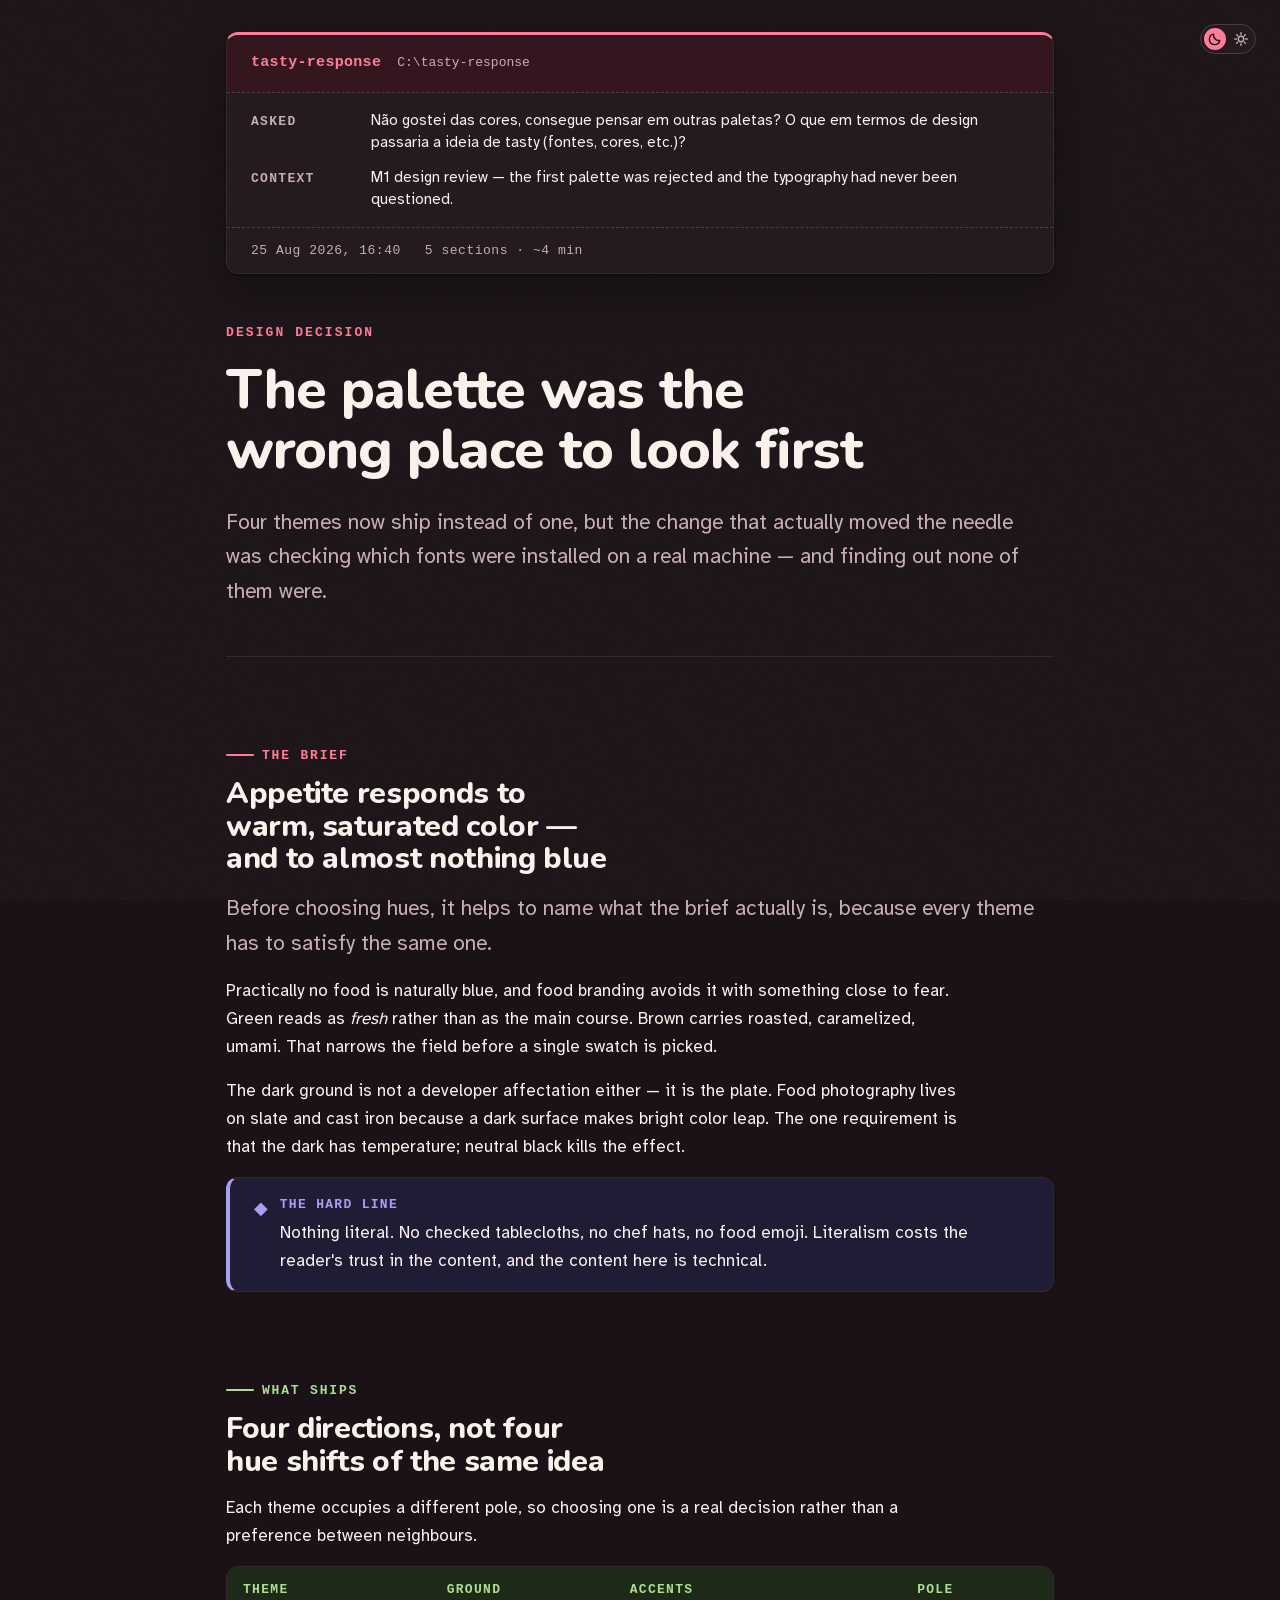
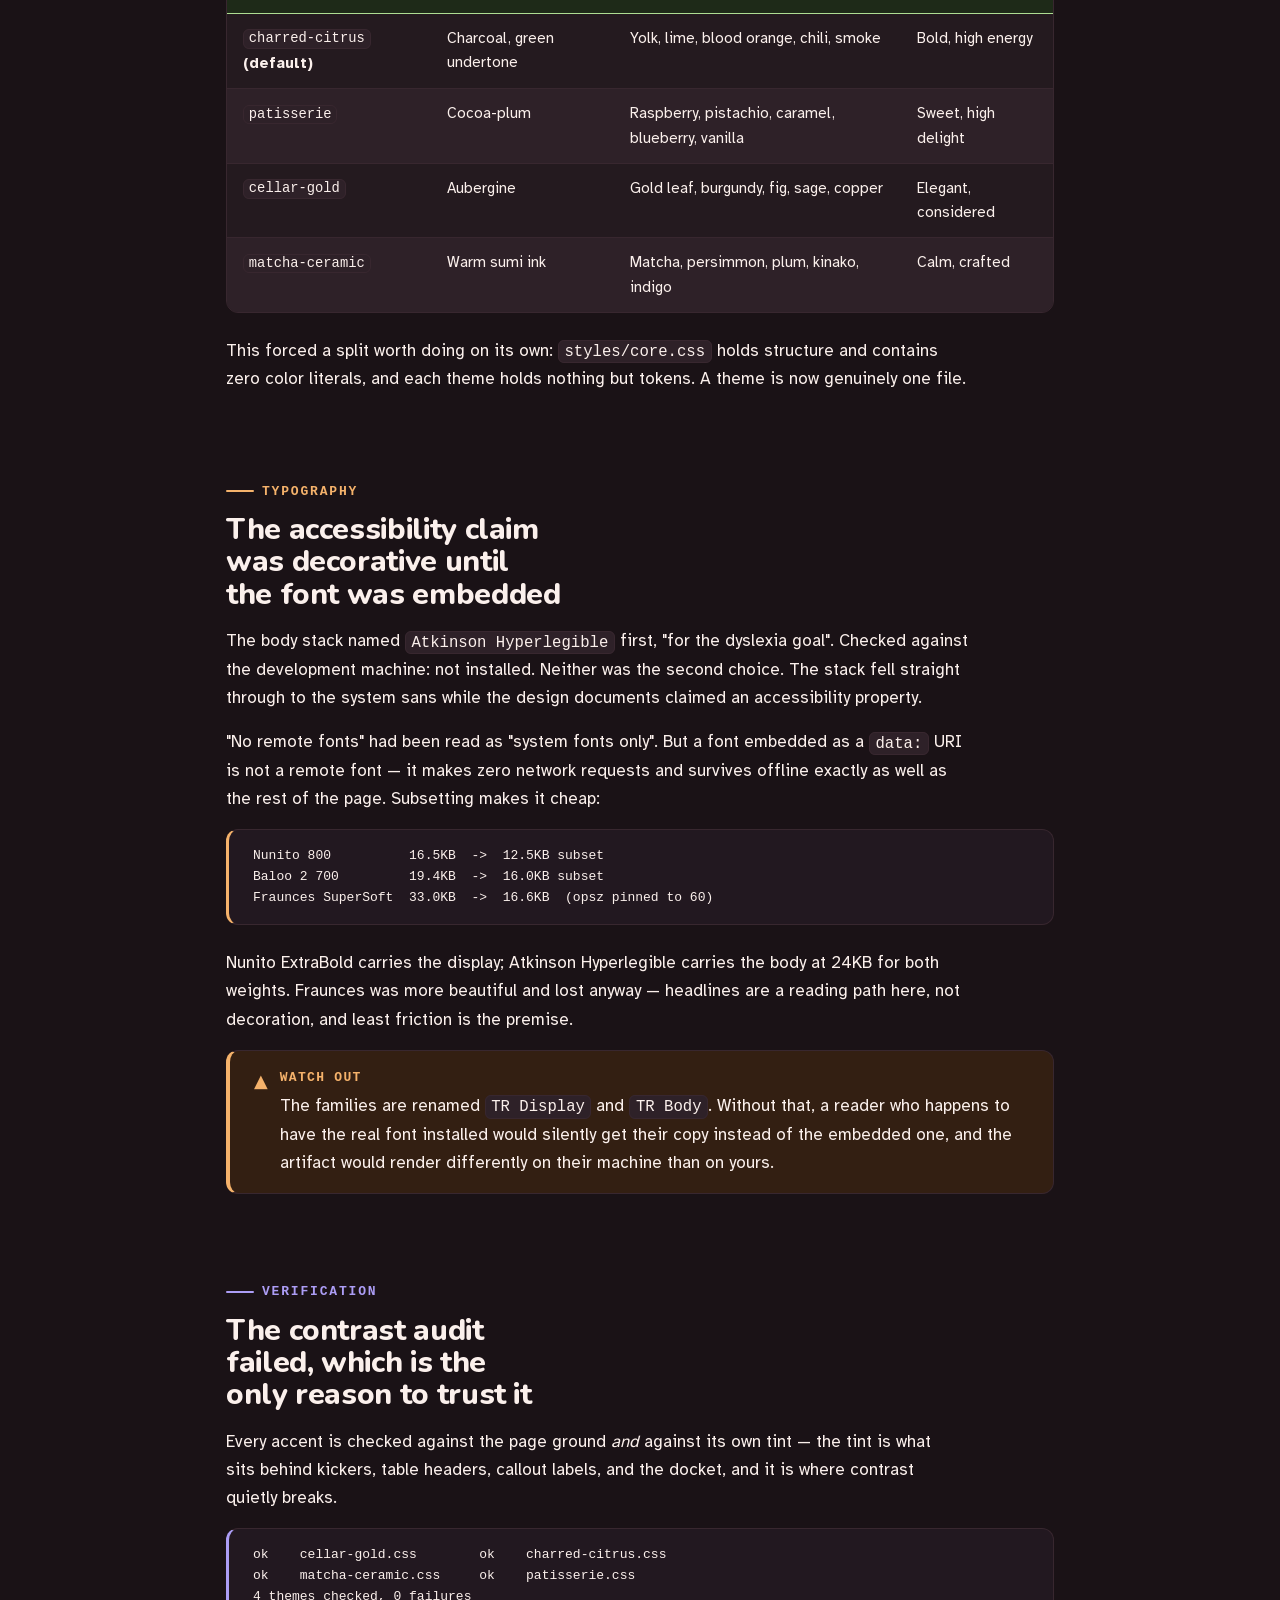
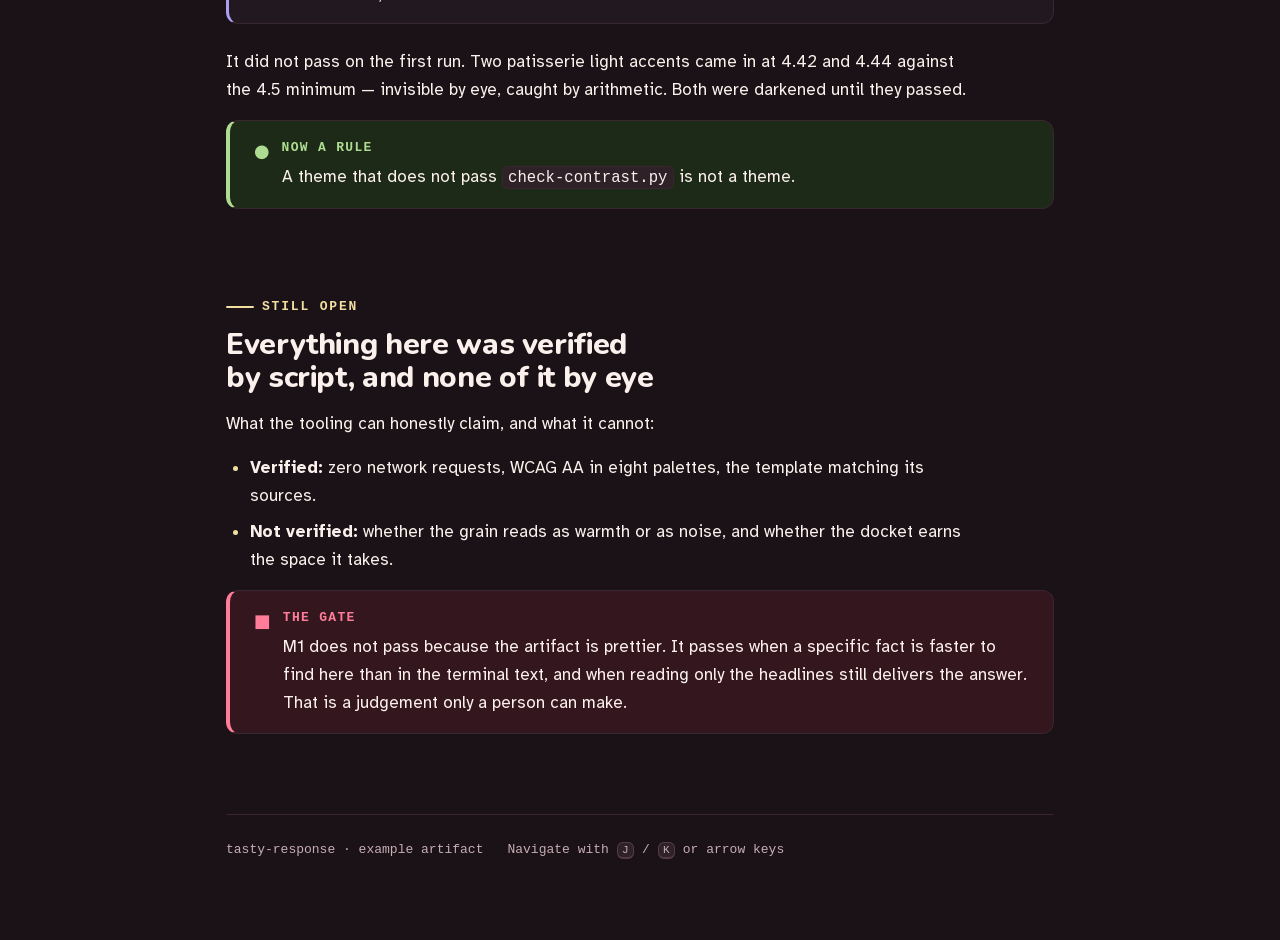
<file: examples/patisserie.html>
<!doctype html>
<!--
  tasty-response artifact template.

  Placeholders the generator replaces:

    Embedded Display Face         browser tab name — a short, specific noun phrase
    tasty-response  what identifies this work at a glance
    C:\tasty-response  local path or URL, whichever locates it
    Não gostei das cores, consegue pensar em outras paletas? O que em termos de design passaria a ideia de tasty (fontes, cores, etc.)?         the prompt verbatim if short, a faithful summary if long
    M1 design review — the first palette was rejected and the typography had never been questioned.       one sentence: why this was asked, what was going on
       <li> per attachment, named only — never inlined
    25 Aug 2026, 16:40     when this was generated
    5 sections · ~4 min      section count and estimated read, for orientation
    Design decision       2-4 word category label above the headline
    The palette was the wrong place to look first      the answer's single main claim
    Four themes now ship instead of one, but the change that actually moved the needle was checking which fonts were installed on a real machine — and finding out none of them were.    one sentence that delivers the answer to someone who
                      reads nothing else
    
  <section class="tr-section" data-accent="1">
    <p class="tr-kicker">The brief</p>
    <h2>Appetite responds to warm, saturated color — and to almost nothing blue</h2>
    <p class="tr-lead">Before choosing hues, it helps to name what the brief
    actually is, because every theme has to satisfy the same one.</p>
    <p>Practically no food is naturally blue, and food branding avoids it with
    something close to fear. Green reads as <em>fresh</em> rather than as the
    main course. Brown carries roasted, caramelized, umami. That narrows the
    field before a single swatch is picked.</p>
    <p>The dark ground is not a developer affectation either — it is the
    plate. Food photography lives on slate and cast iron because a dark
    surface makes bright color leap. The one requirement is that the dark has
    temperature; neutral black kills the effect.</p>
    <div class="tr-callout" data-kind="key">
      <span class="tr-callout-icon" aria-hidden="true">◆</span>
      <div>
        <span class="tr-callout-label">The hard line</span>
        <p>Nothing literal. No checked tablecloths, no chef hats, no food
        emoji. Literalism costs the reader's trust in the content, and the
        content here is technical.</p>
      </div>
    </div>
  </section>

  <section class="tr-section" data-accent="2">
    <p class="tr-kicker">What ships</p>
    <h2>Four directions, not four hue shifts of the same idea</h2>
    <p>Each theme occupies a different pole, so choosing one is a real
    decision rather than a preference between neighbours.</p>
    <div class="tr-scroll">
      <table>
        <thead>
          <tr><th>Theme</th><th>Ground</th><th>Accents</th><th>Pole</th></tr>
        </thead>
        <tbody>
          <tr><td><code>charred-citrus</code> <strong>(default)</strong></td><td>Charcoal, green undertone</td>
              <td>Yolk, lime, blood orange, chili, smoke</td><td>Bold, high energy</td></tr>
          <tr><td><code>patisserie</code></td><td>Cocoa-plum</td>
              <td>Raspberry, pistachio, caramel, blueberry, vanilla</td><td>Sweet, high delight</td></tr>
          <tr><td><code>cellar-gold</code></td><td>Aubergine</td>
              <td>Gold leaf, burgundy, fig, sage, copper</td><td>Elegant, considered</td></tr>
          <tr><td><code>matcha-ceramic</code></td><td>Warm sumi ink</td>
              <td>Matcha, persimmon, plum, kinako, indigo</td><td>Calm, crafted</td></tr>
        </tbody>
      </table>
    </div>
    <p>This forced a split worth doing on its own: <code>styles/core.css</code>
    holds structure and contains zero color literals, and each theme holds
    nothing but tokens. A theme is now genuinely one file.</p>
  </section>

  <section class="tr-section" data-accent="3">
    <p class="tr-kicker">Typography</p>
    <h2>The accessibility claim was decorative until the font was embedded</h2>
    <p>The body stack named <code>Atkinson Hyperlegible</code> first, "for the
    dyslexia goal". Checked against the development machine: not installed.
    Neither was the second choice. The stack fell straight through to the
    system sans while the design documents claimed an accessibility
    property.</p>
    <p>"No remote fonts" had been read as "system fonts only". But a font
    embedded as a <code>data:</code> URI is not a remote font — it makes zero
    network requests and survives offline exactly as well as the rest of the
    page. Subsetting makes it cheap:</p>
    <pre>Nunito 800          16.5KB  ->  12.5KB subset
Baloo 2 700         19.4KB  ->  16.0KB subset
Fraunces SuperSoft  33.0KB  ->  16.6KB  (opsz pinned to 60)</pre>
    <p>Nunito ExtraBold carries the display; Atkinson Hyperlegible carries the
    body at 24KB for both weights. Fraunces was more beautiful and lost
    anyway — headlines are a reading path here, not decoration, and least
    friction is the premise.</p>
    <div class="tr-callout" data-kind="warn">
      <span class="tr-callout-icon" aria-hidden="true">▲</span>
      <div>
        <span class="tr-callout-label">Watch out</span>
        <p>The families are renamed <code>TR Display</code> and
        <code>TR Body</code>. Without that, a reader who happens to have the
        real font installed would silently get their copy instead of the
        embedded one, and the artifact would render differently on their
        machine than on yours.</p>
      </div>
    </div>
  </section>

  <section class="tr-section" data-accent="4">
    <p class="tr-kicker">Verification</p>
    <h2>The contrast audit failed, which is the only reason to trust it</h2>
    <p>Every accent is checked against the page ground <em>and</em> against
    its own tint — the tint is what sits behind kickers, table headers,
    callout labels, and the docket, and it is where contrast quietly
    breaks.</p>
    <pre>ok    cellar-gold.css        ok    charred-citrus.css
ok    matcha-ceramic.css     ok    patisserie.css
4 themes checked, 0 failures</pre>
    <p>It did not pass on the first run. Two patisserie light accents came in
    at 4.42 and 4.44 against the 4.5 minimum — invisible by eye, caught by
    arithmetic. Both were darkened until they passed.</p>
    <div class="tr-callout" data-kind="ok">
      <span class="tr-callout-icon" aria-hidden="true">●</span>
      <div>
        <span class="tr-callout-label">Now a rule</span>
        <p>A theme that does not pass <code>check-contrast.py</code> is not a
        theme.</p>
      </div>
    </div>
  </section>

  <section class="tr-section" data-accent="5">
    <p class="tr-kicker">Still open</p>
    <h2>Everything here was verified by script, and none of it by eye</h2>
    <p>What the tooling can honestly claim, and what it cannot:</p>
    <ul>
      <li><strong>Verified:</strong> zero network requests, WCAG AA in eight
      palettes, the template matching its sources.</li>
      <li><strong>Not verified:</strong> whether the grain reads as warmth or
      as noise, and whether the docket earns the space it takes.</li>
    </ul>
    <div class="tr-callout" data-kind="stop">
      <span class="tr-callout-icon" aria-hidden="true">■</span>
      <div>
        <span class="tr-callout-label">The gate</span>
        <p>M1 does not pass because the artifact is prettier. It passes when a
        specific fact is faster to find here than in the terminal text, and
        when reading only the headlines still delivers the answer. That is a
        judgement only a person can make.</p>
      </div>
    </div>
  </section>
      the body — see SKILL.md for the component vocabulary
    tasty-response · example artifact          generator provenance line

  Hard constraints: single file, zero external requests, valid standalone
  document, usable with JavaScript disabled. See docs/design-principles.md.

  This file is ASSEMBLED by build.py from four parts, in order:
    fonts/tr-display.css   the embedded display face (base64 woff2)
    styles/core.css        structure and components, no color literals
    themes/<name>.css      the palette — the only part that varies
    templates/_head.html + _tail.html   this shell

  To switch themes, replace everything between the TR:THEME markers with the
  contents of another themes/*.css. To change anything else, edit the source
  part and re-run build.py — never hand-patch this file.
-->
<html lang="en">
<head>
<meta charset="utf-8">
<meta name="viewport" content="width=device-width, initial-scale=1">
<meta name="color-scheme" content="dark light">
<meta name="generator" content="tasty-response">
<title>Embedded Display Face</title>
<script>
/* Runs before first paint: applies the saved theme and arms motion, so
   neither one flashes. Everything here degrades to the dark default. */
(function () {
  var r = document.documentElement;
  r.setAttribute("data-js", "");   // reveals the theme switch; inert controls stay hidden
  try {
    if (localStorage.getItem("tr-theme") === "light") r.setAttribute("data-theme", "light");
  } catch (e) { /* blocked storage: keep the default */ }
  try {
    if (!window.matchMedia("(prefers-reduced-motion: reduce)").matches) {
      r.setAttribute("data-anim", "");
    }
  } catch (e) { /* no matchMedia: no animation, no harm */ }
})();
</script>
<style>
/* ===== TR:FONT-BODY — from fonts/tr-body.css, do not edit here ===== */
/* tasty-response — embedded body face
 *
 * Atkinson Hyperlegible, weights 400 and 700, subset to Basic Latin +
 * Latin-1 Supplement (full pt-BR coverage) + typographic punctuation.
 *
 * Why embedded rather than named in a font stack: it was named first in the
 * stack and it is installed on almost nobody's machine, which meant the
 * accessibility claim in the docs was decorative. On a stock Windows box the
 * stack fell through to Segoe UI. A promise that depends on the reader having
 * already installed the right font is not a promise (D-014).
 *
 * Designed by the Braille Institute for low-vision readers: letterforms that
 * are commonly confused — I l 1, O 0, b d p q — are deliberately
 * differentiated. That is the property this project needs, and it is the one
 * a generic system sans does not guarantee.
 *
 * About 24KB for both weights. Licensed under SIL OFL 1.1.
 * Copyright 2020 Braille Institute of America, Inc.
 * Full license text: fonts/licenses/AtkinsonHyperlegible-OFL.txt
 *
 * Renamed "TR Body" so a locally installed copy cannot shadow it.
 */
@font-face {
  font-family: "TR Body";
  font-style: normal;
  font-weight: 400;
  font-display: block;
  src: url("[data-uri]") format("woff2");
}
@font-face {
  font-family: "TR Body";
  font-style: normal;
  font-weight: 700;
  font-display: block;
  src: url("[data-uri]") format("woff2");
}

/* ===== TR:FONT-DISPLAY — from fonts/tr-display-nunito.css, do not edit here ===== */
/* tasty-response — display face option: Nunito
 *
 * Nunito ExtraBold, subset to Basic Latin + Latin-1 Supplement + typographic
 * punctuation. About 16KB as base64.
 *
 * A sans alternative to the Fraunces default: rounded terminals carry the
 * confectionery warmth the name asks for, with no serifs and no high stroke
 * contrast. Select it with `build.py --display nunito`.
 *
 * Licensed under SIL OFL 1.1.
 * Copyright 2014 The Nunito Project Authors
 * Full license text: fonts/licenses/Nunito-OFL.txt
 *
 * Renamed "TR Display" so it drops into the same slot as any other option.
 */
@font-face {
  font-family: "TR Display";
  font-style: normal;
  font-weight: 700;
  font-display: block;
  src: url("[data-uri]") format("woff2");
}

/* ===== TR:CORE — from styles/core.css, do not edit here ===== */
/* tasty-response — core styles
 *
 * Structure, components, and the non-color tokens. Palette lives entirely in
 * themes/<name>.css, which is what makes a theme swap a one-file change.
 *
 * Rule: not one color literal below this comment. Every color comes from a
 * token the theme defines. If you need a new color, add a token to all four
 * themes rather than hardcoding it here.
 */

:root {
  /* Type: three roles. Display carries the claims, body carries the read,
     mono carries every label and datum. "TR Display" and "TR Body" are both
     embedded (fonts/); the fallbacks matter only if those blocks are
     stripped. Body legibility is the one that governs reading ergonomics,
     which is why it is embedded rather than wished for — see D-014. */
  --font-display: "TR Display", "Nunito", "Fraunces", Georgia,
                  "Segoe UI Variable Display", system-ui, sans-serif;
  --font: "TR Body", "Atkinson Hyperlegible", "Inter", system-ui,
          -apple-system, "Segoe UI Variable Text", "Segoe UI", Roboto,
          "Helvetica Neue", Arial, sans-serif;
  --font-mono: ui-monospace, "Cascadia Code", "JetBrains Mono", "SF Mono",
               Menlo, Consolas, "Liberation Mono", monospace;

  --t-xs:   0.8125rem;
  --t-sm:   0.9375rem;
  --t-body: 1.0625rem;
  --t-lead: 1.3125rem;
  --t-h3:   1.375rem;
  --t-h2:   1.875rem;
  --t-h1:   clamp(2.25rem, 1.5rem + 3vw, 3.5rem);
  --lh-body: 1.65;
  --lh-tight: 1.08;
  --measure: 68ch;

  --s1: .25rem; --s2: .5rem;  --s3: .75rem; --s4: 1rem;
  --s5: 1.5rem; --s6: 2rem;   --s7: 3rem;   --s8: 5rem;

  --radius: 12px;
  --radius-sm: 6px;

  /* Warmth on a flat dark ground comes from texture, not from more color.
     One inline SVG; the xmlns is a namespace, not a URL the browser fetches.
     Each theme sets --grain-opacity to suit its ground. */
  --grain: url("data:image/svg+xml,%3Csvg xmlns='http://www.w3.org/2000/svg' width='140' height='140'%3E%3Cfilter id='n'%3E%3CfeTurbulence type='fractalNoise' baseFrequency='.85' numOctaves='3' stitchTiles='stitch'/%3E%3C/filter%3E%3Crect width='140' height='140' filter='url(%23n)'/%3E%3C/svg%3E");
}

/* ---------- base ---------- */
* { box-sizing: border-box; }
html { -webkit-text-size-adjust: 100%; scroll-behavior: smooth; }
@media (prefers-reduced-motion: reduce) {
  html { scroll-behavior: auto; }
  *, *::before, *::after {
    animation-duration: .01ms !important;
    transition-duration: .01ms !important;
  }
}
body {
  margin: 0;
  background: var(--bg);
  color: var(--fg);
  font-family: var(--font);
  font-size: var(--t-body);
  line-height: var(--lh-body);
  overflow-x: hidden;
  -webkit-font-smoothing: antialiased;
}
body::before {
  content: "";
  position: fixed; inset: 0; z-index: 0; pointer-events: none;
  background-image: var(--grain);
  opacity: var(--grain-opacity);
}
:focus-visible {
  outline: 3px solid var(--accent-fg);
  outline-offset: 3px;
  border-radius: var(--radius-sm);
}
::selection { background: var(--accent-fg); color: var(--bg); }

.tr-page {
  position: relative; z-index: 1;
  max-width: calc(var(--measure) + var(--s8) + var(--s7));
  margin: 0 auto;
  padding: var(--s6) var(--s5) var(--s8);
}

/* ---------- the docket: signature element ----------
   A kitchen order ticket. It answers "which tab is this?" at a glance —
   project, path, what was asked — which is its entire reason to exist when
   six of these are open. Mono throughout: instrument panel, not prose. */
.tr-docket {
  border: 1px solid var(--border);
  border-top: 3px solid var(--accent-fg);
  border-radius: var(--radius);
  background: var(--surface);
  box-shadow: var(--shadow);
  font-family: var(--font-mono);
  font-size: var(--t-xs);
  margin-bottom: var(--s7);
  overflow: hidden;
}
.tr-docket-id {
  display: flex; flex-wrap: wrap; align-items: baseline;
  gap: var(--s2) var(--s4);
  padding: var(--s4) var(--s5);
  background: var(--accent-tint);
  border-bottom: 1px dashed var(--border-strong);
}
.tr-docket-project {
  font-weight: 700; font-size: var(--t-sm);
  letter-spacing: .02em; color: var(--accent-fg);
}
.tr-docket-path { color: var(--fg-muted); word-break: break-all; font-size: var(--t-xs); }
.tr-docket-fields { margin: 0; padding: var(--s4) var(--s5); display: grid; gap: var(--s3); }
.tr-docket-fields > div {
  display: grid; grid-template-columns: 6.5rem 1fr; gap: var(--s4);
  align-items: baseline;
}
.tr-docket-fields dt {
  font-size: var(--t-xs); font-weight: 700; letter-spacing: .1em;
  text-transform: uppercase; color: var(--fg-muted);
}
.tr-docket-fields dd {
  margin: 0; color: var(--fg); font-family: var(--font);
  font-size: var(--t-sm); line-height: 1.5;
}
.tr-docket-attachments { list-style: none; margin: 0; padding: 0; }
.tr-docket-attachments li {
  display: inline-block; margin: 0 var(--s2) var(--s1) 0;
  font-family: var(--font-mono); font-size: var(--t-xs);
  color: var(--fg-muted);
  border: 1px solid var(--border-strong); border-radius: var(--radius-sm);
  padding: .1em .45em;
}
.tr-docket-foot {
  display: flex; flex-wrap: wrap; gap: var(--s2) var(--s5);
  padding: var(--s3) var(--s5);
  border-top: 1px dashed var(--border-strong);
  color: var(--fg-muted); letter-spacing: .04em;
}

/* ---------- header ---------- */
.tr-head { padding-bottom: var(--s7); border-bottom: 1px solid var(--border); }
.tr-eyebrow {
  font-family: var(--font-mono); font-size: var(--t-xs); font-weight: 700;
  letter-spacing: .16em; text-transform: uppercase;
  color: var(--accent-fg); margin: 0 0 var(--s4);
}
.tr-head h1 {
  font-family: var(--font-display); font-weight: 700;
  font-size: var(--t-h1); line-height: var(--lh-tight);
  letter-spacing: -.018em; margin: 0 0 var(--s5);
  max-width: 20ch; text-wrap: balance;
}
.tr-standfirst {
  font-size: var(--t-lead); color: var(--fg-muted);
  margin: 0; max-width: var(--measure); text-wrap: pretty;
}

/* ---------- sections: the chunking unit ----------
   The gap BETWEEN sections is larger than any gap within one. That
   difference is what makes chunks read as chunks; if it flattens, the page
   becomes a styled wall. */
.tr-section { margin-top: var(--s8); scroll-margin-top: var(--s5); }
.tr-section[data-accent="1"] { --accent-fg: var(--a1-fg); --accent-tint: var(--a1-tint); }
.tr-section[data-accent="2"] { --accent-fg: var(--a2-fg); --accent-tint: var(--a2-tint); }
.tr-section[data-accent="3"] { --accent-fg: var(--a3-fg); --accent-tint: var(--a3-tint); }
.tr-section[data-accent="4"] { --accent-fg: var(--a4-fg); --accent-tint: var(--a4-tint); }
.tr-section[data-accent="5"] { --accent-fg: var(--a5-fg); --accent-tint: var(--a5-tint); }

.tr-kicker {
  display: inline-flex; align-items: center; gap: var(--s2);
  font-family: var(--font-mono); font-size: var(--t-xs); font-weight: 700;
  letter-spacing: .14em; text-transform: uppercase; color: var(--accent-fg);
  margin: 0 0 var(--s3);
}
.tr-kicker::before {
  content: ""; width: 1.75rem; height: 2px;
  background: var(--accent-fg); border-radius: 2px;
}
/* Headline = the claim. A headline-only scan must deliver the answer. */
.tr-section > h2 {
  font-family: var(--font-display); font-weight: 700;
  font-size: var(--t-h2); line-height: var(--lh-tight);
  letter-spacing: -.012em; margin: 0 0 var(--s4);
  max-width: 24ch; text-wrap: balance;
}
.tr-section h3 {
  font-family: var(--font-display); font-weight: 700;
  font-size: var(--t-h3); line-height: 1.2;
  margin: var(--s6) 0 var(--s3);
}
p { margin: 0 0 var(--s4); max-width: var(--measure); text-wrap: pretty; }
.tr-lead { font-size: var(--t-lead); color: var(--fg-muted); }
strong { font-weight: 700; color: var(--fg); }
a { color: var(--accent-fg); text-underline-offset: 3px; text-decoration-thickness: 1px; }

ul, ol { margin: 0 0 var(--s4); padding-left: var(--s5); max-width: var(--measure); }
li { margin-bottom: var(--s2); }
li::marker { color: var(--accent-fg); font-weight: 700; }

/* ---------- callouts: meaning never carried by color alone ---------- */
.tr-callout {
  display: grid; grid-template-columns: auto 1fr; gap: var(--s3);
  background: var(--accent-tint);
  border: 1px solid var(--border); border-left: 4px solid var(--accent-fg);
  border-radius: var(--radius); padding: var(--s4) var(--s5);
  margin: 0 0 var(--s5);
}
.tr-callout-icon { font-size: 1.05em; line-height: var(--lh-body); color: var(--accent-fg); }
.tr-callout > div > :last-child { margin-bottom: 0; }
.tr-callout-label {
  display: block; font-family: var(--font-mono);
  font-size: var(--t-xs); font-weight: 700; letter-spacing: .1em;
  text-transform: uppercase; color: var(--accent-fg); margin-bottom: var(--s1);
}
.tr-callout[data-kind="key"]  { --accent-fg: var(--a4-fg); --accent-tint: var(--a4-tint); }
.tr-callout[data-kind="warn"] { --accent-fg: var(--a3-fg); --accent-tint: var(--a3-tint); }
.tr-callout[data-kind="stop"] { --accent-fg: var(--a1-fg); --accent-tint: var(--a1-tint); }
.tr-callout[data-kind="ok"]   { --accent-fg: var(--a2-fg); --accent-tint: var(--a2-tint); }

/* ---------- wide content scrolls inside itself, never the page ---------- */
.tr-scroll {
  overflow-x: auto; margin: 0 0 var(--s5);
  border: 1px solid var(--border); border-radius: var(--radius);
  background: var(--surface);
}
table { border-collapse: collapse; width: 100%; font-size: var(--t-sm); }
caption {
  text-align: left; color: var(--fg-muted);
  font-size: var(--t-xs); padding: var(--s3) var(--s4) 0;
}
th, td {
  text-align: left; padding: var(--s3) var(--s4);
  border-bottom: 1px solid var(--border); vertical-align: top;
}
thead th {
  font-family: var(--font-mono); font-size: var(--t-xs);
  text-transform: uppercase; letter-spacing: .1em;
  color: var(--accent-fg); background: var(--accent-tint);
  border-bottom: 1px solid var(--accent-fg); white-space: nowrap;
}
tbody tr:last-child td { border-bottom: none; }
tbody tr:nth-child(even) { background: var(--surface-2); }

pre {
  background: var(--bg-elevated); border: 1px solid var(--border);
  border-left: 3px solid var(--accent-fg);
  border-radius: var(--radius); padding: var(--s4) var(--s5);
  overflow-x: auto; margin: 0 0 var(--s5);
  font-family: var(--font-mono); font-size: var(--t-xs); line-height: 1.6;
}
code { font-family: var(--font-mono); font-size: .92em; }
:not(pre) > code {
  background: var(--surface-2); border: 1px solid var(--border);
  border-radius: var(--radius-sm); padding: .1em .35em;
}

.tr-card {
  background: var(--surface); border: 1px solid var(--border);
  border-radius: var(--radius); padding: var(--s5);
  margin: 0 0 var(--s5);
}
.tr-card > :last-child { margin-bottom: 0; }
.tr-grid {
  display: grid; gap: var(--s4);
  grid-template-columns: repeat(auto-fit, minmax(15rem, 1fr));
  margin: 0 0 var(--s5);
}
.tr-grid > .tr-card { margin: 0; }

figure { margin: 0 0 var(--s5); }
figcaption {
  font-family: var(--font-mono); font-size: var(--t-xs);
  color: var(--fg-muted); margin-top: var(--s2);
}
svg { max-width: 100%; height: auto; }

/* ---------- footer ---------- */
.tr-foot {
  margin-top: var(--s8); padding-top: var(--s5);
  border-top: 1px solid var(--border);
  font-family: var(--font-mono); font-size: var(--t-xs);
  color: var(--fg-muted);
  display: flex; flex-wrap: wrap; gap: var(--s2) var(--s5);
}
kbd {
  font-family: var(--font-mono); font-size: .85em;
  background: var(--surface-2); border: 1px solid var(--border-strong);
  border-bottom-width: 2px; border-radius: var(--radius-sm); padding: .1em .4em;
}

/* ---------- motion: one orchestrated reveal, armed from the head script ----
   [data-anim] is set only when motion is allowed. With JS off or reduced
   motion on, none of this applies and the page is fully visible. */
:root[data-anim] .tr-section {
  transition: opacity .55s cubic-bezier(.22,.61,.36,1),
              transform .55s cubic-bezier(.22,.61,.36,1);
}
:root[data-anim] .tr-section:not(.is-in) { opacity: 0; transform: translateY(14px); }
:root[data-anim] .tr-docket { animation: tr-rise .5s cubic-bezier(.22,.61,.36,1) both; }
:root[data-anim] .tr-head h1 { animation: tr-rise .5s cubic-bezier(.22,.61,.36,1) .06s both; }
:root[data-anim] .tr-standfirst { animation: tr-rise .5s cubic-bezier(.22,.61,.36,1) .12s both; }
@keyframes tr-rise { from { opacity: 0; transform: translateY(14px); } to { opacity: 1; transform: none; } }

@media (max-width: 40rem) {
  .tr-page { padding: var(--s4) var(--s4) var(--s7); }
  .tr-section { margin-top: var(--s7); }
  .tr-docket-fields > div { grid-template-columns: 1fr; gap: var(--s1); }
  .tr-head h1, .tr-section > h2 { max-width: none; }
}
@media print {
  body::before, .tr-toggle { display: none; }
  .tr-section { break-inside: avoid; }
  .tr-foot { display: none; }
}

/* ===== TR:THEME patisserie — from themes/patisserie.css ===== */
/* tasty-response theme: patisserie
 *
 * Patisserie — dark chocolate counter. Raspberry, pistachio, caramel.
 * The default. Sweet without tipping into candy: the ground is cocoa-plum,
 * not black, and the accents are the fillings.
 *
 * Colors only. Structure lives in styles/core.css. Dark is the default
 * (D-009); the light block applies when the reader toggles it.
 */

:root {
  --bg:            #1A1216;
  --bg-elevated:   #221820;
  --surface:       #241A1F;
  --surface-2:     #2E2128;
  --fg:            #FBF0EC;
  --fg-muted:      #C7ADB4;
  --border:        #38272F;
  --border-strong: #533A45;
  --shadow: 0 1px 2px rgba(0,0,0,.5), 0 16px 48px rgba(0,0,0,.35);

  --a1-fg: #FF7D99;  --a1-tint: #34161F;   /* raspberry */
  --a2-fg: #AEDD92;  --a2-tint: #1E2A18;   /* pistachio */
  --a3-fg: #F5B26B;  --a3-tint: #331F12;   /* caramel */
  --a4-fg: #AC9DF5;  --a4-tint: #211C36;   /* blueberry */
  --a5-fg: #F2DFA0;  --a5-tint: #2E2718;   /* vanilla */

  --accent-fg:   var(--a1-fg);
  --accent-tint: var(--a1-tint);
  --grain-opacity: .055;
}

:root[data-theme="light"] {
  --bg:            #FDF6F3;
  --bg-elevated:   #FFFFFF;
  --surface:       #FFFFFF;
  --surface-2:     #F6E9E4;
  --fg:            #241820;
  --fg-muted:      #6E5560;
  --border:        #EBD9D2;
  --border-strong: #D2B3A9;
  --shadow: 0 1px 2px rgba(40,25,30,.06), 0 16px 40px rgba(40,25,30,.07);

  --a1-fg: #C2185B;  --a1-tint: #FCE7EF;   /* raspberry */
  --a2-fg: #4A7A2B;  --a2-tint: #EDF5E4;   /* pistachio */
  --a3-fg: #9C5510;  --a3-tint: #FBEEDD;   /* caramel */
  --a4-fg: #5B4BC4;  --a4-tint: #EBE9FB;   /* blueberry */
  --a5-fg: #7E6014;  --a5-tint: #F8F0DA;   /* vanilla */

  --accent-fg:   var(--a1-fg);
  --accent-tint: var(--a1-tint);
  --grain-opacity: .03;
}
/* ===== TR:THEME END ===== */
/* ---------- template chrome (not part of the theme) ----------
   A switch, not a button: the knob's position states which mode is on
   without the reader having to interpret a word. Hidden entirely when
   JavaScript is off, because an inert control is worse than no control. */
.tr-toggle { display: none; }
:root[data-js] .tr-toggle {
  position: fixed; top: var(--s4); right: var(--s4); z-index: 20;
  display: inline-flex; align-items: center;
  background: none; border: 0; padding: var(--s2); cursor: pointer;
  border-radius: 999px;
}
.tr-toggle-track {
  position: relative; display: block;
  width: 3.5rem; height: 1.875rem;
  background: var(--surface); border: 1px solid var(--border-strong);
  border-radius: 999px;
  transition: border-color .2s ease;
}
.tr-toggle:hover .tr-toggle-track { border-color: var(--accent-fg); }
.tr-toggle-icon {
  position: absolute; top: 50%; width: .875rem; height: .875rem;
  transform: translateY(-50%); color: var(--fg-muted);
  transition: color .25s ease;
}
.tr-toggle-icon-moon { left: .4375rem; }
.tr-toggle-icon-sun  { right: .4375rem; }
.tr-toggle-knob {
  position: absolute; top: 50%; left: .1875rem;
  width: 1.375rem; height: 1.375rem; border-radius: 50%;
  background: var(--accent-fg);
  transform: translateY(-50%);
  transition: transform .28s cubic-bezier(.22,.61,.36,1);
}
/* Dark: knob rests over the moon. Light: it slides to the sun. */
:root[data-theme="light"] .tr-toggle-knob { transform: translateY(-50%) translateX(1.625rem); }
:root:not([data-theme="light"]) .tr-toggle-icon-moon { color: var(--bg); }
:root[data-theme="light"] .tr-toggle-icon-sun { color: var(--bg); }
.tr-skip {
  position: absolute; left: -9999px;
  background: var(--surface); color: var(--fg);
  padding: var(--s3) var(--s4); border-radius: var(--radius-sm); z-index: 30;
}
.tr-skip:focus { left: var(--s4); top: var(--s4); position: fixed; }
</style>
</head>
<body>

<a class="tr-skip" href="#tr-answer">Skip to the answer</a>

<button class="tr-toggle" type="button" role="switch" aria-checked="false"
        aria-label="Light theme" data-tr-toggle>
  <span class="tr-toggle-track">
    <span class="tr-toggle-knob"></span>
    <svg class="tr-toggle-icon tr-toggle-icon-moon" viewBox="0 0 16 16" fill="none"
         stroke="currentColor" stroke-width="1.6" aria-hidden="true">
      <path d="M13.5 9.6A6 6 0 0 1 6.4 2.5a6 6 0 1 0 7.1 7.1Z" stroke-linejoin="round"/>
    </svg>
    <svg class="tr-toggle-icon tr-toggle-icon-sun" viewBox="0 0 16 16" fill="none"
         stroke="currentColor" stroke-width="1.6" aria-hidden="true">
      <circle cx="8" cy="8" r="3.1"/>
      <path d="M8 .9v1.7M8 13.4v1.7M.9 8h1.7M13.4 8h1.7M3 3l1.2 1.2M11.8 11.8 13 13M13 3l-1.2 1.2M4.2 11.8 3 13"
            stroke-linecap="round"/>
    </svg>
  </span>
</button>

<main class="tr-page">

  <!-- The docket. Identifies this tab among six open ones: what project,
       where it lives, what was asked, why. -->
  <div class="tr-docket">
    <div class="tr-docket-id">
      <span class="tr-docket-project">tasty-response</span>
      <span class="tr-docket-path">C:\tasty-response</span>
    </div>
    <dl class="tr-docket-fields">
      <div>
        <dt>Asked</dt>
        <dd>Não gostei das cores, consegue pensar em outras paletas? O que em termos de design passaria a ideia de tasty (fontes, cores, etc.)?</dd>
      </div>
      <div>
        <dt>Context</dt>
        <dd>M1 design review — the first palette was rejected and the typography had never been questioned.</dd>
      </div>
    </dl>
    <div class="tr-docket-foot">
      <span>25 Aug 2026, 16:40</span>
      <span>5 sections · ~4 min</span>
    </div>
  </div>

  <header class="tr-head" id="tr-answer">
    <p class="tr-eyebrow">Design decision</p>
    <h1>The palette was the wrong place to look first</h1>
    <p class="tr-standfirst">Four themes now ship instead of one, but the change that actually moved the needle was checking which fonts were installed on a real machine — and finding out none of them were.</p>
  </header>

  
  <section class="tr-section" data-accent="1">
    <p class="tr-kicker">The brief</p>
    <h2>Appetite responds to warm, saturated color — and to almost nothing blue</h2>
    <p class="tr-lead">Before choosing hues, it helps to name what the brief
    actually is, because every theme has to satisfy the same one.</p>
    <p>Practically no food is naturally blue, and food branding avoids it with
    something close to fear. Green reads as <em>fresh</em> rather than as the
    main course. Brown carries roasted, caramelized, umami. That narrows the
    field before a single swatch is picked.</p>
    <p>The dark ground is not a developer affectation either — it is the
    plate. Food photography lives on slate and cast iron because a dark
    surface makes bright color leap. The one requirement is that the dark has
    temperature; neutral black kills the effect.</p>
    <div class="tr-callout" data-kind="key">
      <span class="tr-callout-icon" aria-hidden="true">◆</span>
      <div>
        <span class="tr-callout-label">The hard line</span>
        <p>Nothing literal. No checked tablecloths, no chef hats, no food
        emoji. Literalism costs the reader's trust in the content, and the
        content here is technical.</p>
      </div>
    </div>
  </section>

  <section class="tr-section" data-accent="2">
    <p class="tr-kicker">What ships</p>
    <h2>Four directions, not four hue shifts of the same idea</h2>
    <p>Each theme occupies a different pole, so choosing one is a real
    decision rather than a preference between neighbours.</p>
    <div class="tr-scroll">
      <table>
        <thead>
          <tr><th>Theme</th><th>Ground</th><th>Accents</th><th>Pole</th></tr>
        </thead>
        <tbody>
          <tr><td><code>charred-citrus</code> <strong>(default)</strong></td><td>Charcoal, green undertone</td>
              <td>Yolk, lime, blood orange, chili, smoke</td><td>Bold, high energy</td></tr>
          <tr><td><code>patisserie</code></td><td>Cocoa-plum</td>
              <td>Raspberry, pistachio, caramel, blueberry, vanilla</td><td>Sweet, high delight</td></tr>
          <tr><td><code>cellar-gold</code></td><td>Aubergine</td>
              <td>Gold leaf, burgundy, fig, sage, copper</td><td>Elegant, considered</td></tr>
          <tr><td><code>matcha-ceramic</code></td><td>Warm sumi ink</td>
              <td>Matcha, persimmon, plum, kinako, indigo</td><td>Calm, crafted</td></tr>
        </tbody>
      </table>
    </div>
    <p>This forced a split worth doing on its own: <code>styles/core.css</code>
    holds structure and contains zero color literals, and each theme holds
    nothing but tokens. A theme is now genuinely one file.</p>
  </section>

  <section class="tr-section" data-accent="3">
    <p class="tr-kicker">Typography</p>
    <h2>The accessibility claim was decorative until the font was embedded</h2>
    <p>The body stack named <code>Atkinson Hyperlegible</code> first, "for the
    dyslexia goal". Checked against the development machine: not installed.
    Neither was the second choice. The stack fell straight through to the
    system sans while the design documents claimed an accessibility
    property.</p>
    <p>"No remote fonts" had been read as "system fonts only". But a font
    embedded as a <code>data:</code> URI is not a remote font — it makes zero
    network requests and survives offline exactly as well as the rest of the
    page. Subsetting makes it cheap:</p>
    <pre>Nunito 800          16.5KB  ->  12.5KB subset
Baloo 2 700         19.4KB  ->  16.0KB subset
Fraunces SuperSoft  33.0KB  ->  16.6KB  (opsz pinned to 60)</pre>
    <p>Nunito ExtraBold carries the display; Atkinson Hyperlegible carries the
    body at 24KB for both weights. Fraunces was more beautiful and lost
    anyway — headlines are a reading path here, not decoration, and least
    friction is the premise.</p>
    <div class="tr-callout" data-kind="warn">
      <span class="tr-callout-icon" aria-hidden="true">▲</span>
      <div>
        <span class="tr-callout-label">Watch out</span>
        <p>The families are renamed <code>TR Display</code> and
        <code>TR Body</code>. Without that, a reader who happens to have the
        real font installed would silently get their copy instead of the
        embedded one, and the artifact would render differently on their
        machine than on yours.</p>
      </div>
    </div>
  </section>

  <section class="tr-section" data-accent="4">
    <p class="tr-kicker">Verification</p>
    <h2>The contrast audit failed, which is the only reason to trust it</h2>
    <p>Every accent is checked against the page ground <em>and</em> against
    its own tint — the tint is what sits behind kickers, table headers,
    callout labels, and the docket, and it is where contrast quietly
    breaks.</p>
    <pre>ok    cellar-gold.css        ok    charred-citrus.css
ok    matcha-ceramic.css     ok    patisserie.css
4 themes checked, 0 failures</pre>
    <p>It did not pass on the first run. Two patisserie light accents came in
    at 4.42 and 4.44 against the 4.5 minimum — invisible by eye, caught by
    arithmetic. Both were darkened until they passed.</p>
    <div class="tr-callout" data-kind="ok">
      <span class="tr-callout-icon" aria-hidden="true">●</span>
      <div>
        <span class="tr-callout-label">Now a rule</span>
        <p>A theme that does not pass <code>check-contrast.py</code> is not a
        theme.</p>
      </div>
    </div>
  </section>

  <section class="tr-section" data-accent="5">
    <p class="tr-kicker">Still open</p>
    <h2>Everything here was verified by script, and none of it by eye</h2>
    <p>What the tooling can honestly claim, and what it cannot:</p>
    <ul>
      <li><strong>Verified:</strong> zero network requests, WCAG AA in eight
      palettes, the template matching its sources.</li>
      <li><strong>Not verified:</strong> whether the grain reads as warmth or
      as noise, and whether the docket earns the space it takes.</li>
    </ul>
    <div class="tr-callout" data-kind="stop">
      <span class="tr-callout-icon" aria-hidden="true">■</span>
      <div>
        <span class="tr-callout-label">The gate</span>
        <p>M1 does not pass because the artifact is prettier. It passes when a
        specific fact is faster to find here than in the terminal text, and
        when reading only the headlines still delivers the answer. That is a
        judgement only a person can make.</p>
      </div>
    </div>
  </section>


  <footer class="tr-foot">
    <span>tasty-response · example artifact</span>
    <span>Navigate with <kbd>J</kbd> / <kbd>K</kbd> or arrow keys</span>
  </footer>

</main>

<script>
/* Three behaviors, all optional. The page is complete without any of them
   and nothing here touches the network. */
(function () {
  "use strict";
  var root = document.documentElement;

  // --- theme: dark by default, light on request ----------------------
  var btn = document.querySelector("[data-tr-toggle]");
  function paintToggle() {
    if (!btn) return;
    var light = root.getAttribute("data-theme") === "light";
    // role="switch": the knob shows the state, aria-checked reports it.
    btn.setAttribute("aria-checked", light ? "true" : "false");
  }
  if (btn) {
    btn.addEventListener("click", function () {
      var light = root.getAttribute("data-theme") === "light";
      if (light) root.removeAttribute("data-theme");
      else root.setAttribute("data-theme", "light");
      try { localStorage.setItem("tr-theme", light ? "dark" : "light"); } catch (e) { /* ignore */ }
      paintToggle();
    });
  }
  paintToggle();

  // --- section reveal ------------------------------------------------
  var sections = [].slice.call(document.querySelectorAll(".tr-section"));
  if (!sections.length) return;

  if (root.hasAttribute("data-anim") && "IntersectionObserver" in window) {
    var io = new IntersectionObserver(function (entries) {
      entries.forEach(function (entry) {
        if (entry.isIntersecting) {
          entry.target.classList.add("is-in");
          io.unobserve(entry.target);
        }
      });
    }, { rootMargin: "0px 0px -12% 0px" });
    sections.forEach(function (s) { io.observe(s); });
  } else {
    // No observer: never leave content hidden behind an effect.
    root.removeAttribute("data-anim");
  }

  // --- section navigation --------------------------------------------
  var reduce = window.matchMedia("(prefers-reduced-motion: reduce)").matches;
  var i = -1;
  function go(n) {
    i = Math.max(0, Math.min(sections.length - 1, n));
    sections[i].scrollIntoView({ behavior: reduce ? "auto" : "smooth", block: "start" });
  }
  document.addEventListener("keydown", function (e) {
    if (e.metaKey || e.ctrlKey || e.altKey) return;
    var el = e.target;
    if (el && (el.isContentEditable || /^(INPUT|TEXTAREA|SELECT|BUTTON)$/.test(el.tagName))) return;
    switch (e.key) {
      case "j": case "ArrowDown": go(i + 1); break;
      case "k": case "ArrowUp":   go(i - 1); break;
      case "Home": go(0); break;
      case "End":  go(sections.length - 1); break;
      default: return;
    }
    e.preventDefault();
  });
})();
</script>

</body>
</html>
</file>
